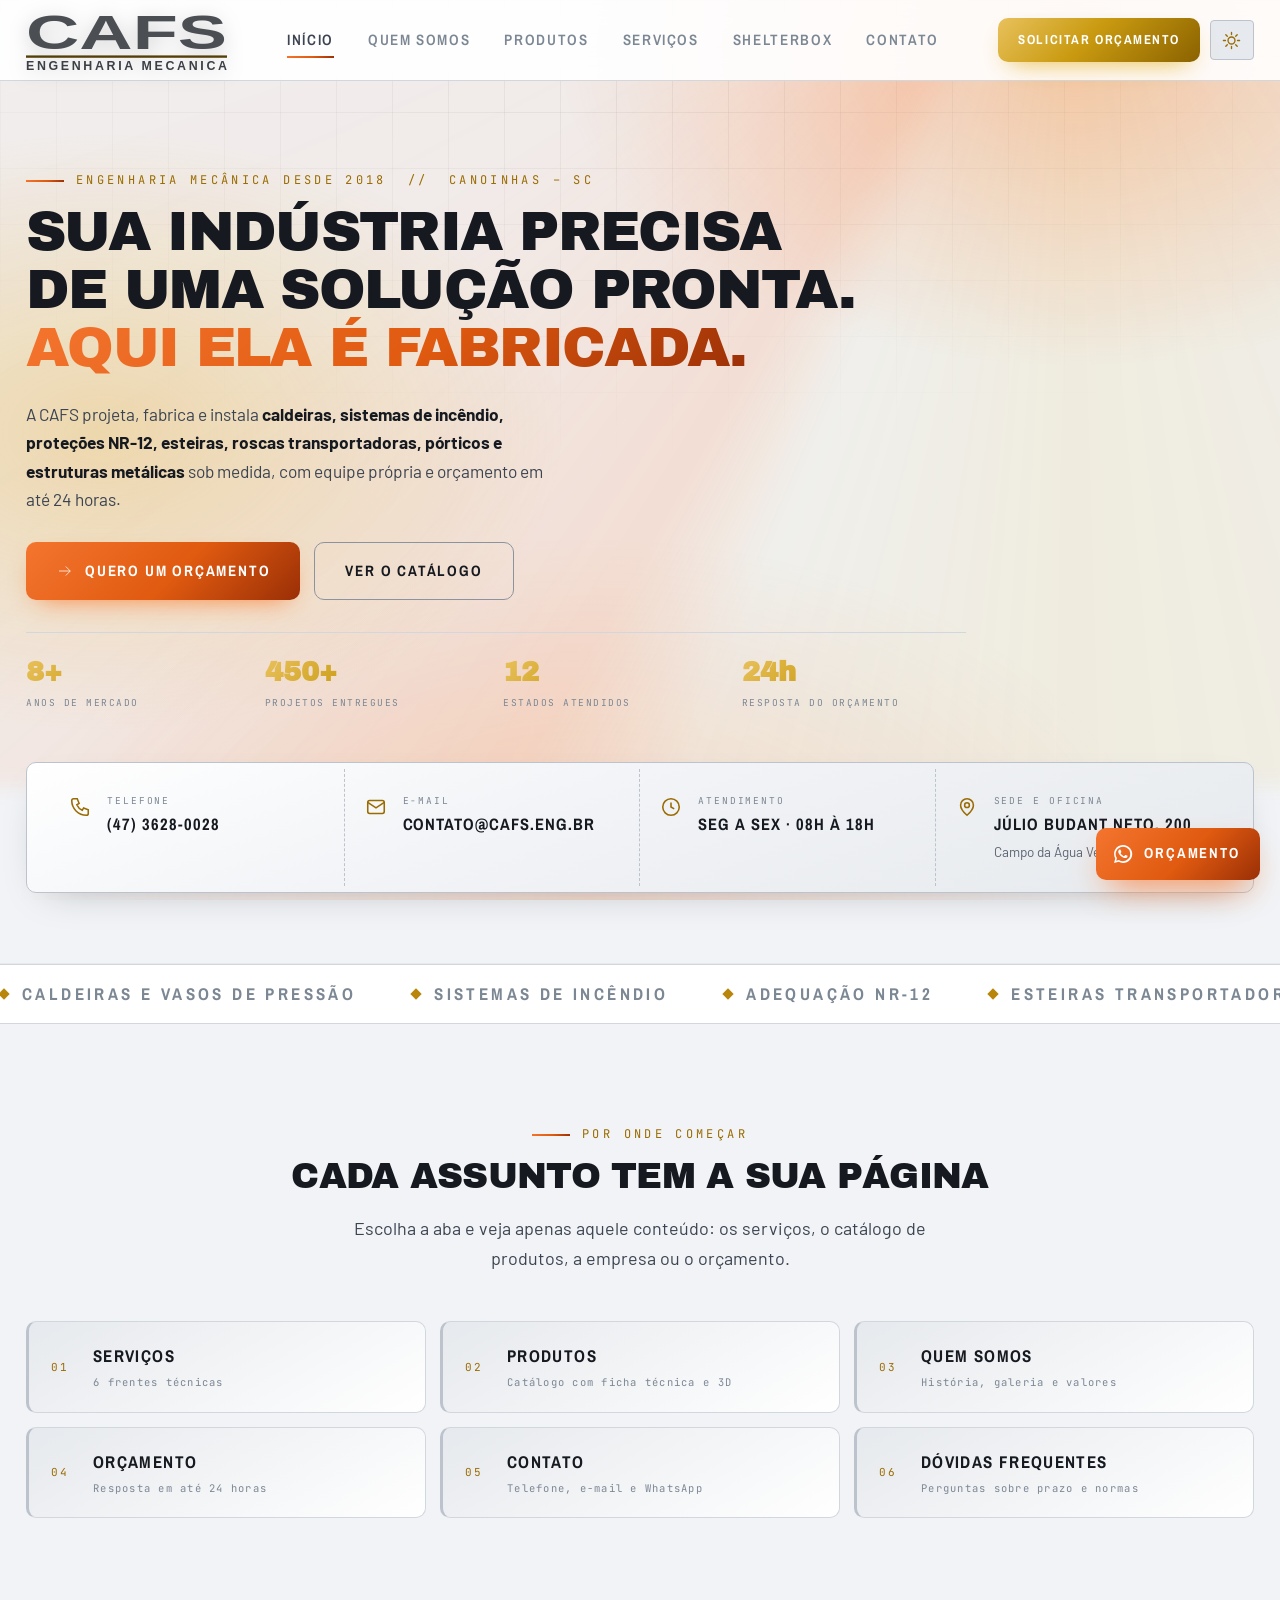
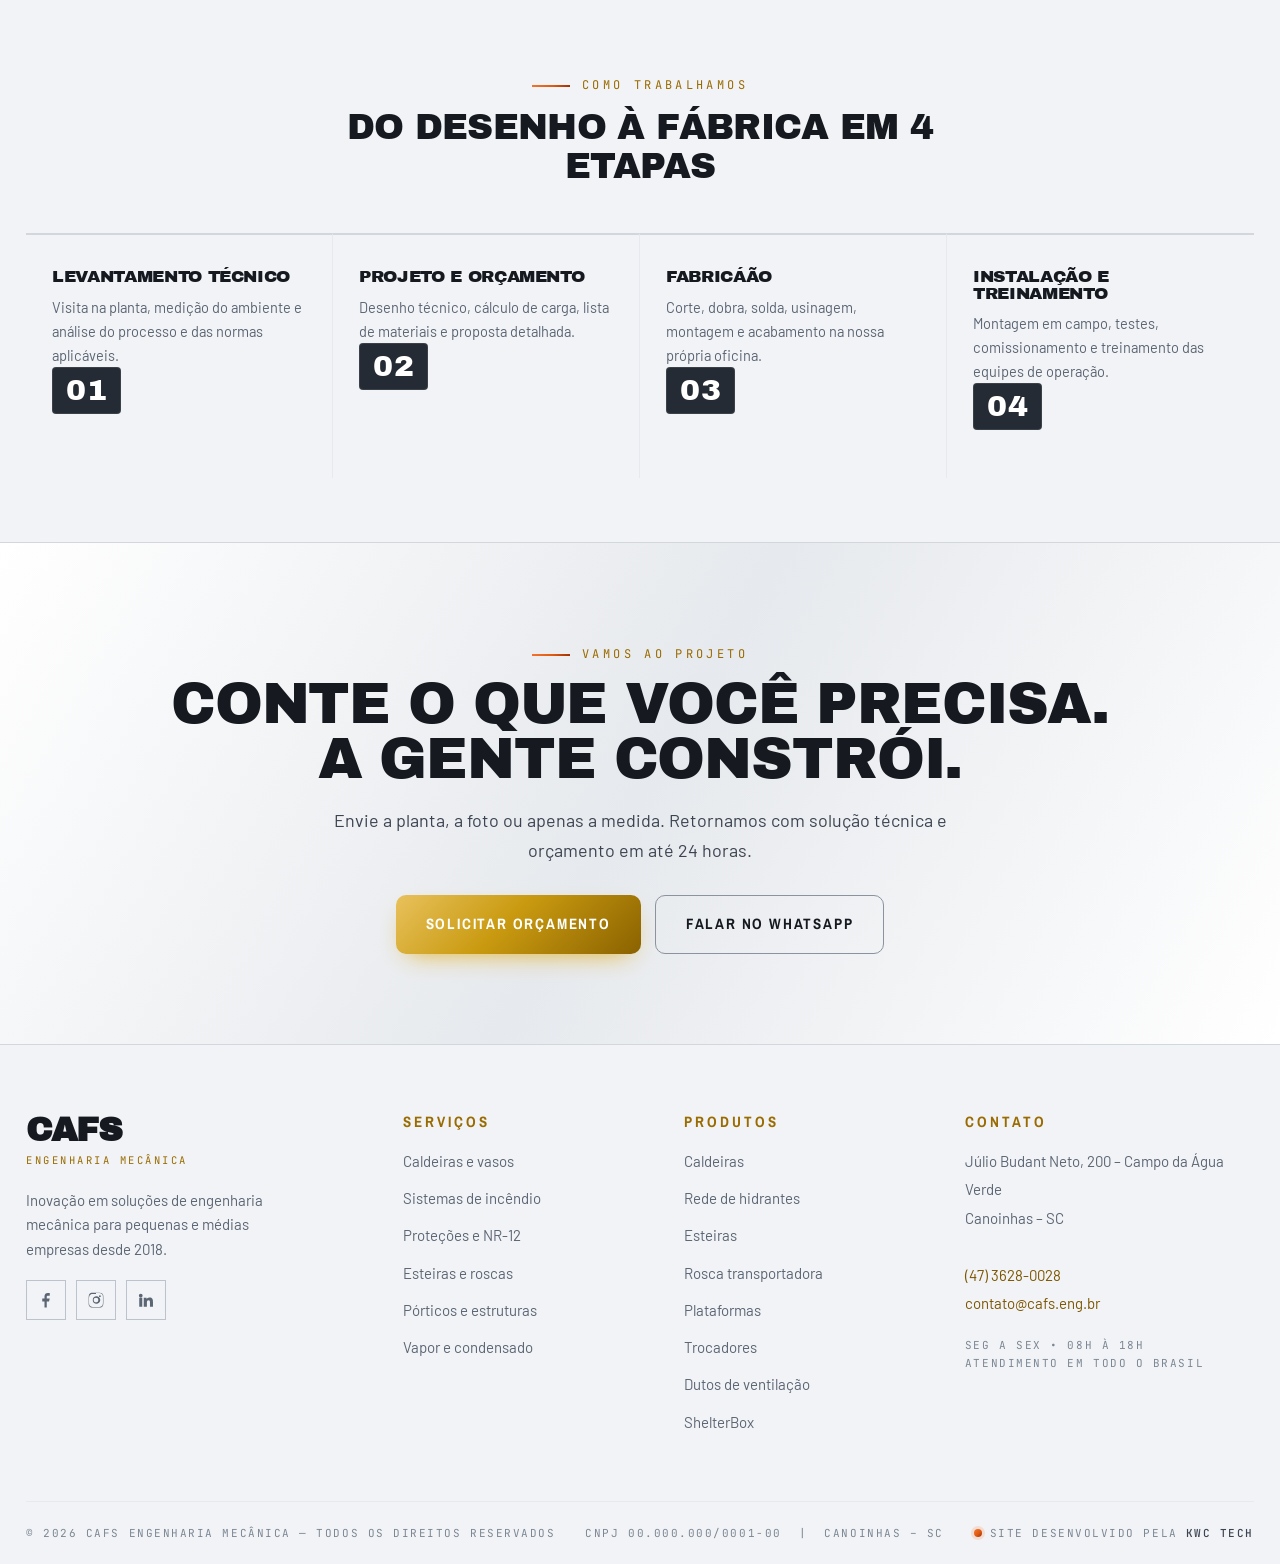
<file: index.html>
<!DOCTYPE html>
<html lang="pt-BR">
<head>
<meta charset="UTF-8">
<meta name="viewport" content="width=device-width, initial-scale=1">
<title>CAFS Engenharia Mecânica | Caldeiras, Incêndio, NR-12 e Estruturas Metálicas</title>
<meta name="description" content="Projeto, fabricação e instalação sob medida: caldeiras, sistemas de incêndio, adequação NR-12, esteiras, roscas transportadoras, pórticos, plataformas e estruturas metálicas. Atendimento em todo o Brasil.">
<meta name="theme-color" content="#12151a">
<meta property="og:title" content="CAFS Engenharia Mecânica">
<meta property="og:description" content="Soluções completas de engenharia mecânica e fabricação industrial sob medida.">
<meta property="og:type" content="website">
<link rel="icon" href="assets/img/favicon.svg" type="image/svg+xml">
<link rel="preconnect" href="https://fonts.googleapis.com">
<link rel="preconnect" href="https://fonts.gstatic.com" crossorigin>
<link href="https://fonts.googleapis.com/css2?family=Archivo+Black&family=Archivo+Narrow:wght@500;600;700&family=Barlow:wght@400;500;600;700&family=JetBrains+Mono:wght@400;500&display=swap" rel="stylesheet">
<link rel="stylesheet" href="assets/css/style.css">
</head>
<body>


<header class="nav">
  <div class="wrap">
    <a class="brand" href="index.html" aria-label="CAFS Engenharia Mec&acirc;nica &mdash; p&aacute;gina inicial">
      <img class="brand__name" src="assets/img/logo-nome.svg" alt="CAFS Engenharia Mec&acirc;nica" decoding="async" fetchpriority="high">
    </a>

    <nav class="menu" id="menu">
      <a href="index.html">In&iacute;cio</a>
      <a href="quem-somos.html">Quem Somos</a>
      <a href="produtos.html">Produtos</a>
      <a href="servicos.html">Servi&ccedil;os</a>
      <a href="shelter-box.html">ShelterBox</a>
      <a href="contato.html">Contato</a>
      <a class="btn btn--sm btn--gold" href="contato.html#orcamento">Or&ccedil;amento</a>
    </nav>

    <div class="nav__cta">
      <a class="btn btn--sm btn--gold" href="contato.html#orcamento">Solicitar or&ccedil;amento</a>
      <button class="themetog" id="themetog" type="button" aria-label="Alternar tema claro e escuro" title="Alternar tema"><svg class="ico-lua" viewBox="0 0 24 24" aria-hidden="true"><path d="M20.5 14.3A8.5 8.5 0 1 1 9.7 3.5a7 7 0 0 0 10.8 10.8z"/></svg><svg class="ico-sol" viewBox="0 0 24 24" aria-hidden="true"><circle cx="12" cy="12" r="4.4"/><path d="M12 1.8v2.6M12 19.6v2.6M1.8 12h2.6M19.6 12h2.6M4.8 4.8l1.9 1.9M17.3 17.3l1.9 1.9M19.2 4.8l-1.9 1.9M6.7 17.3l-1.9 1.9"/></svg></button>
      <button class="burger" id="burger" aria-label="Abrir menu"><i></i><i></i><i></i></button>
    </div>
  </div>
</header>

<!-- ===================== HERO ===================== -->
<section class="hero">
  <div class="wrap">
    <div class="hero__text">
      <p class="eyebrow">Engenharia mec&acirc;nica desde 2018 &nbsp;//&nbsp; Canoinhas &ndash; SC</p>
      <h1>Sua ind&uacute;stria precisa<br>de uma solu&ccedil;&atilde;o pronta.<br><em>Aqui ela &eacute; fabricada.</em></h1>
      <p class="hero__sub">
        A CAFS projeta, fabrica e instala <b>caldeiras, sistemas de inc&ecirc;ndio, prote&ccedil;&otilde;es
        NR-12, esteiras, roscas transportadoras, p&oacute;rticos e estruturas met&aacute;licas</b>
        sob medida, com equipe pr&oacute;pria e or&ccedil;amento em at&eacute; 24 horas.
      </p>
      <div class="hero__actions">
        <a class="btn" href="contato.html#orcamento">
          <svg viewBox="0 0 24 24" fill="none" stroke="currentColor"><path d="M4 12h15M13 6l6 6-6 6"/></svg>
          Quero um or&ccedil;amento
        </a>
        <a class="btn btn--ghost" href="produtos.html">Ver o cat&aacute;logo</a>
      </div>

      <div class="hero__stats">
        <div class="stat"><b data-count="8" data-suffix="+">0</b><span>Anos de mercado</span></div>
        <div class="stat"><b data-count="450" data-suffix="+">0</b><span>Projetos entregues</span></div>
        <div class="stat"><b data-count="12">0</b><span>Estados atendidos</span></div>
        <div class="stat"><b data-count="24" data-suffix="h">0</b><span>Resposta do or&ccedil;amento</span></div>
      </div>
    </div>

    <!-- ficha r&aacute;pida em faixa -->
    <ul class="plate plate--strip">
      <li>
        <svg viewBox="0 0 24 24" fill="none" stroke="currentColor"><path d="M5 3h4l2 5-2.5 1.5a12 12 0 0 0 6 6L16 13l5 2v4a2 2 0 0 1-2 2A16 16 0 0 1 3 5a2 2 0 0 1 2-2z"/></svg>
        <span><small>Telefone</small><b>(47) 3628-0028</b></span>
      </li>
      <li>
        <svg viewBox="0 0 24 24" fill="none" stroke="currentColor"><rect x="3" y="5" width="18" height="14" rx="2"/><path d="M3 7l9 6 9-6"/></svg>
        <span><small>E-mail</small><b>contato@cafs.eng.br</b></span>
      </li>
      <li>
        <svg viewBox="0 0 24 24" fill="none" stroke="currentColor"><circle cx="12" cy="12" r="9"/><path d="M12 7v5l3.5 2"/></svg>
        <span><small>Atendimento</small><b>Seg a sex &middot; 08h &agrave; 18h</b></span>
      </li>
      <li>
        <svg viewBox="0 0 24 24" fill="none" stroke="currentColor"><path d="M12 21s7-6.2 7-11a7 7 0 1 0-14 0c0 4.8 7 11 7 11z"/><circle cx="12" cy="10" r="2.6"/></svg>
        <span><small>Sede e oficina</small><b>J&uacute;lio Budant Neto, 200</b><em>Campo da &Aacute;gua Verde &middot; Canoinhas/SC</em></span>
      </li>
    </ul>
  </div>
</section>

<!-- ===================== MARQUEE ===================== -->
<div class="marquee" aria-hidden="true">
  <div class="marquee__track">
    <span>Caldeiras e vasos de press&atilde;o</span><span>Sistemas de inc&ecirc;ndio</span><span>Adequa&ccedil;&atilde;o NR-12</span>
    <span>Esteiras transportadoras</span><span>Roscas transportadoras</span><span>P&oacute;rticos e monovias</span>
    <span>Plataformas met&aacute;licas</span><span>Vapor e condensado</span>
    <span>Caldeiras e vasos de press&atilde;o</span><span>Sistemas de inc&ecirc;ndio</span><span>Adequa&ccedil;&atilde;o NR-12</span>
    <span>Esteiras transportadoras</span><span>Roscas transportadoras</span><span>P&oacute;rticos e monovias</span>
    <span>Plataformas met&aacute;licas</span><span>Vapor e condensado</span>
  </div>
</div>

<!-- ===================== ATALHOS DAS ABAS ===================== -->
<section class="sec">
  <div class="wrap">
    <div class="reveal sechead sechead--center" style="max-width:760px">
      <p class="eyebrow" style="justify-content:center">Por onde come&ccedil;ar</p>
      <h2 class="h2">Cada assunto tem <span class="hl">a sua p&aacute;gina</span></h2>
      <p class="lead" style="margin-inline:auto">
        Escolha a aba e veja apenas aquele conte&uacute;do: os servi&ccedil;os, o cat&aacute;logo de produtos,
        a empresa ou o or&ccedil;amento.
      </p>
    </div>

    <div class="tabs-strip">
      <a class="tabcard reveal" href="servicos.html">
        <span class="tabcard__n">01</span>
        <span><b>Servi&ccedil;os</b><small>6 frentes t&eacute;cnicas</small></span>
      </a>
      <a class="tabcard reveal d1" href="produtos.html">
        <span class="tabcard__n">02</span>
        <span><b>Produtos</b><small>Cat&aacute;logo com ficha t&eacute;cnica e 3D</small></span>
      </a>
      <a class="tabcard reveal d2" href="quem-somos.html">
        <span class="tabcard__n">03</span>
        <span><b>Quem Somos</b><small>Hist&oacute;ria, galeria e valores</small></span>
      </a>
      <a class="tabcard reveal d1" href="contato.html#orcamento">
        <span class="tabcard__n">04</span>
        <span><b>Or&ccedil;amento</b><small>Resposta em at&eacute; 24 horas</small></span>
      </a>
      <a class="tabcard reveal d2" href="contato.html">
        <span class="tabcard__n">05</span>
        <span><b>Contato</b><small>Telefone, e-mail e WhatsApp</small></span>
      </a>
      <a class="tabcard reveal d3" href="servicos.html#faq">
        <span class="tabcard__n">06</span>
        <span><b>D&oacute;vidas frequentes</b><small>Perguntas sobre prazo e normas</small></span>
      </a>
    </div>
  </div>
</section>

<!-- ===================== PROCESSO ===================== -->
<section class="sec sec--tight">
  <div class="wrap">
    <div class="reveal sechead sechead--center" style="max-width:700px">
      <p class="eyebrow" style="justify-content:center">Como trabalhamos</p>
      <h2 class="h2">Do desenho &agrave; <span class="hl-sf">f&aacute;brica em 4 etapas</span></h2>
    </div>

    <div class="reveal">
      <div class="steps">
        <div class="step">
          <h3>Levantamento t&eacute;cnico</h3>
          <p>Visita na planta, medi&ccedil;&atilde;o do ambiente e an&aacute;lise do processo e das normas aplic&aacute;veis.</p>
        </div>
        <div class="step">
          <h3>Projeto e or&ccedil;amento</h3>
          <p>Desenho t&eacute;cnico, c&aacute;lculo de carga, lista de materiais e proposta detalhada.</p>
        </div>
        <div class="step">
          <h3>Fabric&aacute;&atilde;o</h3>
          <p>Corte, dobra, solda, usinagem, montagem e acabamento na nossa pr&oacute;pria oficina.</p>
        </div>
        <div class="step">
          <h3>Instala&ccedil;&atilde;o e treinamento</h3>
          <p>Montagem em campo, testes, comissionamento e treinamento das equipes de opera&ccedil;&atilde;o.</p>
        </div>
      </div>
    </div>
  </div>
</section>

<!-- ===================== CTA ===================== -->
<section class="cta">
  <div class="wrap">
    <p class="eyebrow" style="justify-content:center">Vamos ao projeto</p>
    <h2>Conte o que voc&ecirc; precisa.<br><span class="hl-sf">A gente constr&oacute;i.</span></h2>
    <p class="lead" style="margin-inline:auto">
      Envie a planta, a foto ou apenas a medida. Retornamos com solu&ccedil;&atilde;o t&eacute;cnica e
      or&ccedil;amento em at&eacute; 24 horas.
    </p>
    <div class="btn-row">
      <a class="btn btn--gold" href="contato.html#orcamento">Solicitar or&ccedil;amento</a>
      <a class="btn btn--ghost" data-wa="Olá! Vim pelo site e gostaria de falar com um engenheiro.">Falar no WhatsApp</a>
    </div>
  </div>
</section>

<!-- ===================== RODAPÉ ===================== -->
<footer class="foot">
  <div class="wrap">
    <div class="foot__grid">
      <div>
        <a class="sig" href="index.html" style="margin-bottom:var(--sp-3)"><b>CAFS</b><span>Engenharia Mec&acirc;nica</span></a>
        <p style="color:var(--steel-300);font-size:15px;max-width:36ch;margin:0">
          Inova&ccedil;&atilde;o em solu&ccedil;&otilde;es de engenharia mec&acirc;nica para pequenas e
          m&eacute;dias empresas desde 2018.
        </p>
        <div class="socials">
          <a href="https://www.facebook.com/cafsengenharia" target="_blank" rel="noopener" aria-label="Facebook"><svg viewBox="0 0 24 24"><path d="M13 22v-8h3l1-4h-4V8c0-1.1.3-1.8 1.9-1.8H17V2.6C16.7 2.6 15.6 2.5 14.3 2.5 11.8 2.5 10 4.1 10 6.9V10H7v4h3v8h3z"/></svg></a>
          <a href="https://www.instagram.com/cafsengenharia/" target="_blank" rel="noopener" aria-label="Instagram"><svg viewBox="0 0 24 24"><path d="M12 2.2c3.2 0 3.6 0 4.9.1 1.2.1 1.8.3 2.2.4.6.2 1 .5 1.4.9.4.4.7.8.9 1.4.2.4.4 1 .4 2.2.1 1.3.1 1.7.1 4.9s0 3.6-.1 4.9c-.1 1.2-.3 1.8-.4 2.2-.2.6-.5 1-.9 1.4-.4.4-.8.7-1.4.9-.4.2-1 .4-2.2.4-1.3.1-1.7.1-4.9.1s-3.6 0-4.9-.1c-1.2-.1-1.8-.3-2.2-.4-.6-.2-1-.5-1.4-.9-.4-.4-.7-.8-.9-1.4-.2-.4-.4-1-.4-2.2C2.2 15.6 2.2 15.2 2.2 12s0-3.6.1-4.9c.1-1.2.3-1.8.4-2.2.2-.6.5-1 .9-1.4.4-.4.8-.7 1.4-.9.4-.2 1-.4 2.2-.4C8.4 2.2 8.8 2.2 12 2.2zm0 1.8c-3.1 0-3.5 0-4.7.1-1.1.1-1.7.2-2.1.4-.5.2-.9.4-1.2.8-.4.3-.6.7-.8 1.2-.1.4-.3 1-.4 2.1C2.7 8.5 2.7 8.9 2.7 12s0 3.5.1 4.7c.1 1.1.2 1.7.4 2.1.2.5.4.9.8 1.2.3.4.7.6 1.2.8.4.1 1 .3 2.1.4 1.2.1 1.6.1 4.7.1s3.5 0 4.7-.1c1.1-.1 1.7-.2 2.1-.4.5-.2.9-.4 1.2-.8.4-.3.6-.7.8-1.2.1-.4.3-1 .4-2.1.1-1.2.1-1.6.1-4.7s0-3.5-.1-4.7c-.1-1.1-.2-1.7-.4-2.1a3.2 3.2 0 0 0-.8-1.2 3.2 3.2 0 0 0-1.2-.8c-.4-.1-1-.3-2.1-.4-1.2-.1-1.6-.1-4.7-.1zm0 3.1a5 5 0 1 1 0 9.9 5 5 0 0 1 0-9.9zm0 1.8a3.2 3.2 0 1 0 0 6.4 3.2 3.2 0 0 0 0-6.4zm6.4-2a1.2 1.2 0 1 1-2.4 0 1.2 1.2 0 0 1 2.4 0z"/></svg></a>
          <a href="https://www.linkedin.com/company/cafs-engenharia-mec%C3%A2nica-ltda" target="_blank" rel="noopener" aria-label="LinkedIn"><svg viewBox="0 0 24 24"><path d="M4.98 3.5A2.5 2.5 0 1 0 5 8.5a2.5 2.5 0 0 0 0-5zM3 9h4v12H3zM9 9h3.8v1.7h.1c.5-1 1.8-2 3.7-2 4 0 4.7 2.6 4.7 6V21h-4v-5.6c0-1.3 0-3-1.9-3s-2.2 1.4-2.2 2.9V21H9z"/></svg></a>
        </div>
      </div>

      <div>
        <h4>Servi&ccedil;os</h4>
        <ul>
          <li><a href="servicos.html#caldeiras">Caldeiras e vasos</a></li>
          <li><a href="servicos.html#incendio">Sistemas de inc&ecirc;ndio</a></li>
          <li><a href="servicos.html#nr12">Prote&ccedil;&otilde;es e NR-12</a></li>
          <li><a href="servicos.html#transporte">Esteiras e roscas</a></li>
          <li><a href="servicos.html#estruturas">P&oacute;rticos e estruturas</a></li>
          <li><a href="servicos.html#vapor">Vapor e condensado</a></li>
        </ul>
      </div>

      <div>
        <h4>Produtos</h4>
        <ul>
          <li><a href="produtos.html#grade">Caldeiras</a></li>
          <li><a href="produtos.html#grade">Rede de hidrantes</a></li>
          <li><a href="produtos.html#grade">Esteiras</a></li>
          <li><a href="produtos.html#grade">Rosca transportadora</a></li>
          <li><a href="produtos.html#grade">Plataformas</a></li>
          <li><a href="produtos.html#grade">Trocadores</a></li>
          <li><a href="produtos.html#grade">Dutos de ventila&ccedil;&atilde;o</a></li>
          <li><a href="shelter-box.html">ShelterBox</a></li>
        </ul>
      </div>

      <div>
        <h4>Contato</h4>
        <address>
          J&uacute;lio Budant Neto, 200 &ndash; Campo da &Aacute;gua Verde<br>
          Canoinhas &ndash; SC<br><br>
          <a href="tel:+554736280028" style="color:var(--gold-300)">(47) 3628-0028</a><br>
          <a href="mailto:contato@cafs.eng.br" style="color:var(--gold-300)">contato@cafs.eng.br</a>
        </address>
        <p style="font-family:var(--ff-mono);font-size:11px;letter-spacing:.14em;text-transform:uppercase;color:var(--steel-400);margin-top:var(--sp-3)">
          Seg a sex &bull; 08h &agrave; 18h<br>Atendimento em todo o Brasil
        </p>
      </div>
    </div>

    <div class="foot__bar">
      <span>&copy; <span data-ano>2026</span> CAFS Engenharia Mec&acirc;nica &mdash; todos os direitos reservados</span>
      <span>CNPJ 00.000.000/0001-00 &nbsp;|&nbsp; Canoinhas &ndash; SC</span>
      <span class="foot__dev">Site desenvolvido pela <b>KWC Tech</b></span>
    </div>
  </div>
</footer>

<a class="wafloat" data-wa="Olá! Vim pelo site da CAFS e gostaria de falar com um engenheiro." aria-label="Falar no WhatsApp">
  <svg viewBox="0 0 32 32"><path d="M16 3C8.8 3 3 8.8 3 16c0 2.3.6 4.5 1.7 6.4L3 29l6.8-1.8A13 13 0 1 0 16 3zm0 23.6c-2 0-3.9-.6-5.5-1.6l-.4-.2-4 1.1 1.1-3.9-.3-.4A10.6 10.6 0 1 1 16 26.6zm6-8c-.3-.2-2-.9-2.3-1-.3-.1-.5-.2-.8.2-.2.3-.9 1-1.1 1.2-.2.2-.4.2-.7.1a8.7 8.7 0 0 1-2.5-1.6A9.4 9.4 0 0 1 12.5 15c-.2-.3 0-.5.1-.6l.6-.7c.2-.2.2-.4.3-.6v-.6l-1-2.4c-.2-.6-.5-.5-.8-.5h-.6c-.2 0-.6.1-.9.4-.3.3-1.1 1.1-1.1 2.7s1.2 3.2 1.3 3.4c.2.2 2.3 3.5 5.6 4.9.8.3 1.4.5 1.9.7.8.2 1.5.2 2.1.1.6-.1 2-.8 2.3-1.6.3-.8.3-1.5.2-1.6-.1-.2-.3-.3-.6-.4z"/></svg>
  <span>Or&ccedil;amento</span>
</a>
<button class="totop" aria-label="Voltar ao topo">&#9650;</button>

<script src="assets/js/main.js" defer></script>
</body>
</html>
</file>
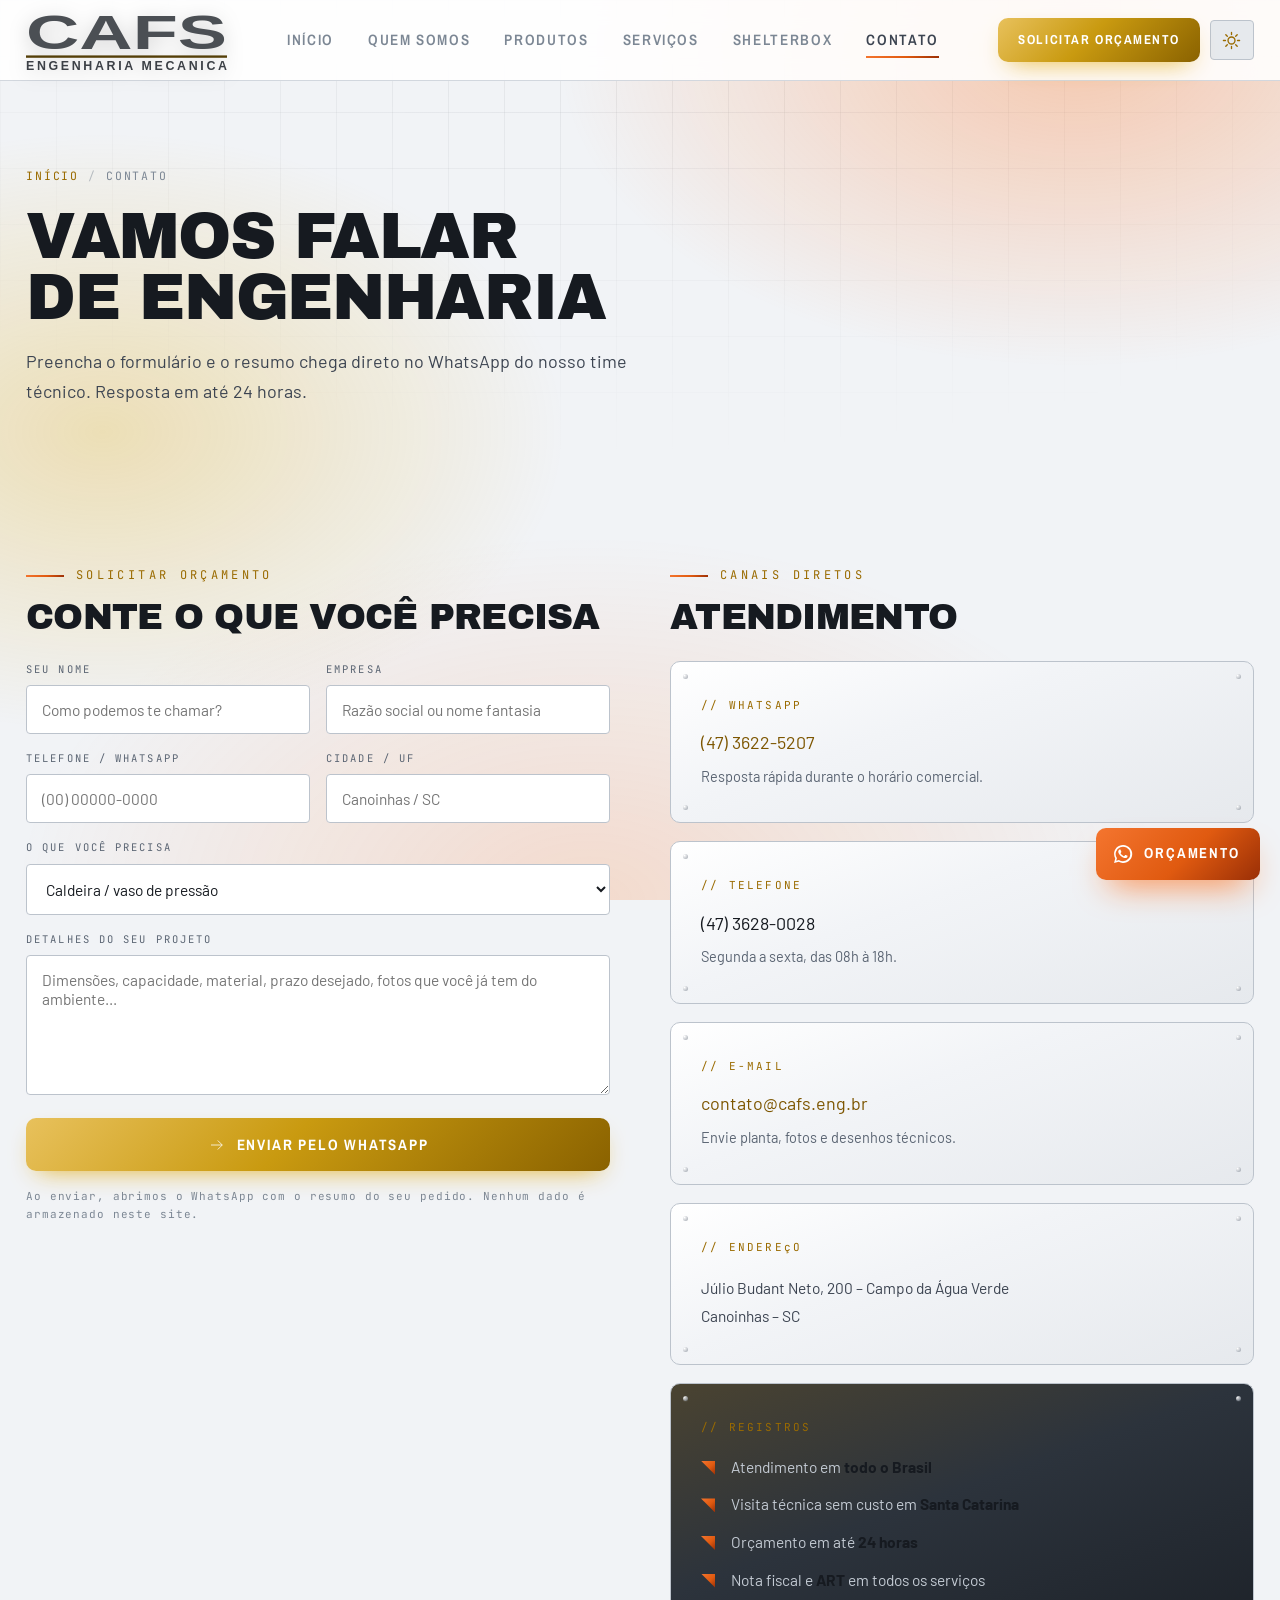
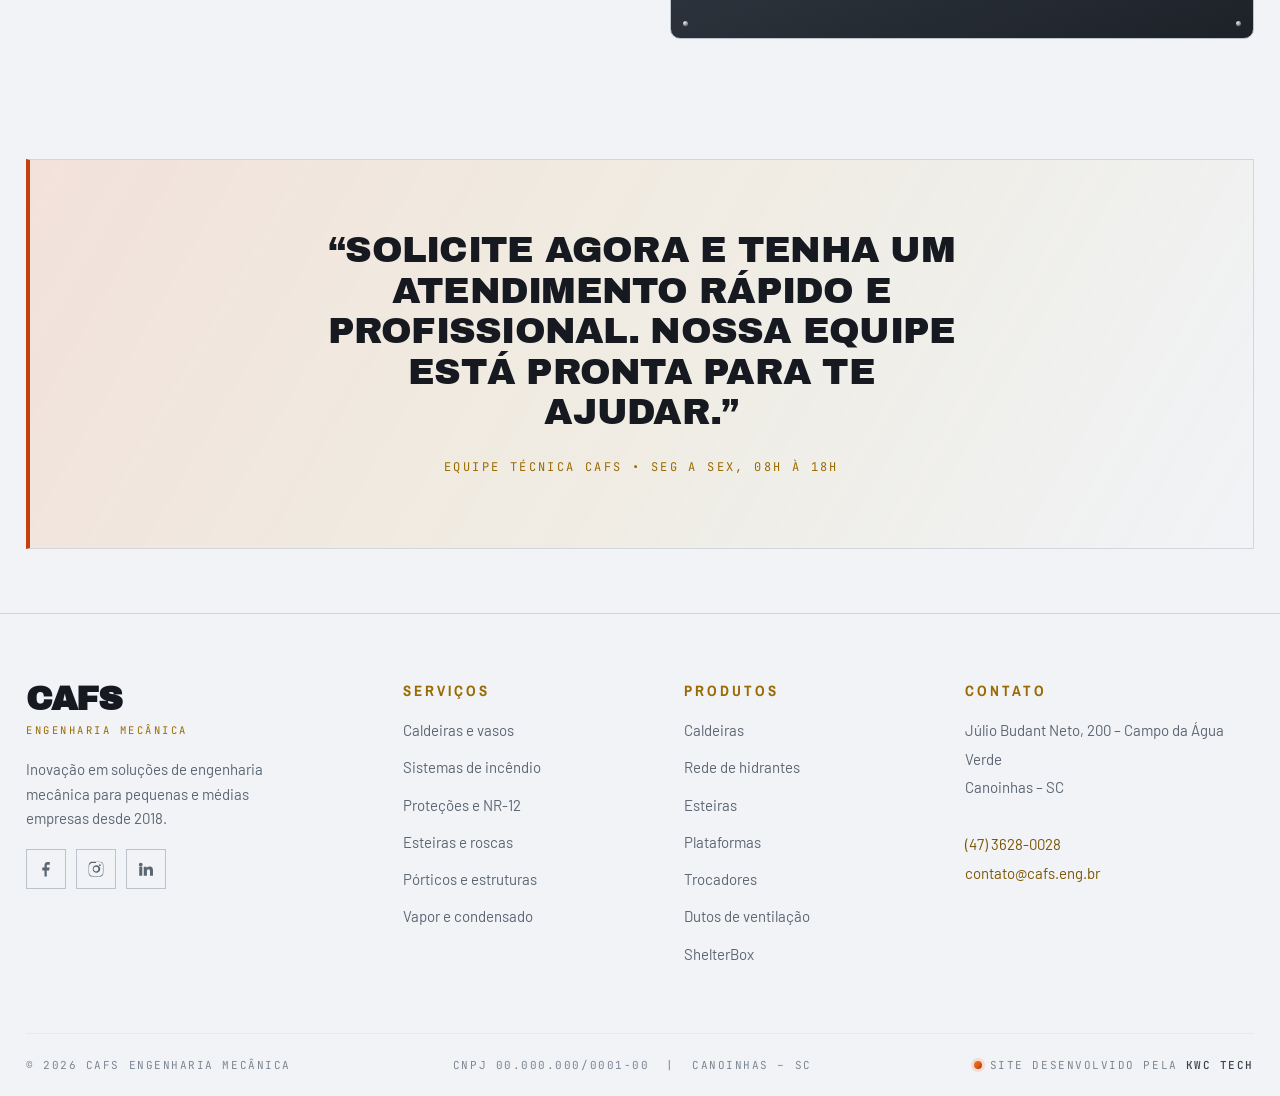
<file: contato.html>
<!DOCTYPE html>
<html lang="pt-BR">
<head>
<meta charset="UTF-8">
<meta name="viewport" content="width=device-width, initial-scale=1">
<title>Contato e Orçamento | CAFS Engenharia Mecânica</title>
<meta name="description" content="Fale com a CAFS Engenharia Mecânica: orçamento de caldeiras, sistemas de incêndio, NR-12, esteiras e estruturas metálicas. Atendimento em todo o Brasil.">
<meta name="theme-color" content="#12151a">
<link rel="preconnect" href="https://fonts.googleapis.com">
<link rel="preconnect" href="https://fonts.gstatic.com" crossorigin>
<link href="https://fonts.googleapis.com/css2?family=Archivo+Black&family=Archivo+Narrow:wght@500;600;700&family=Barlow:wght@400;500;600;700&family=JetBrains+Mono:wght@400;500&display=swap" rel="stylesheet">
<link rel="icon" href="assets/img/favicon.svg" type="image/svg+xml">
<link rel="stylesheet" href="assets/css/style.css">
</head>
<body>


<header class="nav">
  <div class="wrap">
    <a class="brand" href="index.html" aria-label="CAFS Engenharia Mec&acirc;nica &mdash; p&aacute;gina inicial">
      <img class="brand__name" src="assets/img/logo-nome.svg" alt="CAFS Engenharia Mec&acirc;nica" decoding="async" fetchpriority="high">
    </a>

    <nav class="menu" id="menu">
      <a href="index.html">In&iacute;cio</a>
      <a href="quem-somos.html">Quem Somos</a>
      <a href="produtos.html">Produtos</a>
      <a href="servicos.html">Servi&ccedil;os</a>
      <a href="shelter-box.html">ShelterBox</a>
      <a href="contato.html">Contato</a>
      <a class="btn btn--sm btn--gold" href="contato.html#orcamento">Or&ccedil;amento</a>
    </nav>
    <div class="nav__cta">
      <a class="btn btn--sm btn--gold" href="contato.html#orcamento">Solicitar or&ccedil;amento</a>
      <button class="themetog" id="themetog" type="button" aria-label="Alternar tema claro e escuro" title="Alternar tema"><svg class="ico-lua" viewBox="0 0 24 24" aria-hidden="true"><path d="M20.5 14.3A8.5 8.5 0 1 1 9.7 3.5a7 7 0 0 0 10.8 10.8z"/></svg><svg class="ico-sol" viewBox="0 0 24 24" aria-hidden="true"><circle cx="12" cy="12" r="4.4"/><path d="M12 1.8v2.6M12 19.6v2.6M1.8 12h2.6M19.6 12h2.6M4.8 4.8l1.9 1.9M17.3 17.3l1.9 1.9M19.2 4.8l-1.9 1.9M6.7 17.3l-1.9 1.9"/></svg></button>
      <button class="burger" id="burger" aria-label="Abrir menu"><i></i><i></i><i></i></button>
    </div>
  </div>
</header>

<section class="phead">
  <div class="wrap">
    <p class="crumb"><a href="index.html">In&iacute;cio</a><span>/</span>Contato</p>
    <h1>Vamos falar<br><span class="hl-sf">de engenharia</span></h1>
    <p class="lead">Preencha o formul&aacute;rio e o resumo chega direto no WhatsApp do nosso time t&eacute;cnico. Resposta em at&eacute; 24 horas.</p>
  </div>
</section>

<section class="sec sec--tight" id="orcamento">
  <div class="wrap">
    <div class="split" style="align-items:start">

      <!-- FORMULÁRIO -->
      <div class="reveal">
        <p class="eyebrow">Solicitar or&ccedil;amento</p>
        <h2 class="h2" style="margin-bottom:var(--sp-4)">Conte o que voc&ecirc; precisa</h2>

        <form class="form" id="form">
          <div class="form__row">
            <div class="field">
              <label for="nome">Seu nome</label>
              <input id="nome" name="Nome" type="text" placeholder="Como podemos te chamar?" required>
            </div>
            <div class="field">
              <label for="empresa">Empresa</label>
              <input id="empresa" name="Empresa" type="text" placeholder="Raz&atilde;o social ou nome fantasia">
            </div>
          </div>

          <div class="form__row">
            <div class="field">
              <label for="telefone">Telefone / WhatsApp</label>
              <input id="telefone" name="Telefone" type="tel" placeholder="(00) 00000-0000">
            </div>
            <div class="field">
              <label for="cidade">Cidade / UF</label>
              <input id="cidade" name="Cidade" type="text" placeholder="Canoinhas / SC">
            </div>
          </div>

          <div class="field">
            <label for="servico">O que voc&ecirc; precisa</label>
            <select id="servico" name="Servi&ccedil;o">
              <option>Caldeira / vaso de press&atilde;o</option>
              <option>Sistema de inc&ecirc;ndio / rede de hidrantes</option>
              <option>Adequa&ccedil;&atilde;o NR-12 / prote&ccedil;&otilde;o de m&aacute;quina</option>
              <option>Esteira transportadora</option>
              <option>Rosca transportadora / v&aacute;lvula rotativa</option>
              <option>P&oacute;rtico, monovia ou galp&atilde;o</option>
              <option>Plataforma / estrutura met&aacute;lica</option>
              <option>Distribui&ccedil;&atilde;o de vapor e condensado</option>
              <option>Outro (descrever abaixo)</option>
            </select>
          </div>

          <div class="field">
            <label for="descricao">Detalhes do seu projeto</label>
            <textarea id="descricao" name="Descri&ccedil;&atilde;o" placeholder="Dimens&otilde;es, capacidade, material, prazo desejado, fotos que voc&ecirc; j&aacute; tem do ambiente..."></textarea>
          </div>

          <button class="btn btn--gold btn--block" type="submit">
            <svg viewBox="0 0 24 24" fill="none" stroke="currentColor"><path d="M4 12h15M13 6l6 6-6 6"/></svg>
            Enviar pelo WhatsApp
          </button>

          <p class="form__note">Ao enviar, abrimos o WhatsApp com o resumo do seu pedido. Nenhum dado &eacute; armazenado neste site.</p>
        </form>
      </div>

      <!-- DADOS -->
      <div class="reveal d2">
        <p class="eyebrow">Canais diretos</p>
        <h2 class="h2" style="margin-bottom:var(--sp-4)">Atendimento</h2>

        <div class="panel" style="margin-bottom:var(--sp-3)">
          <span class="panel__rivets"><i></i><i></i><i></i><i></i></span>
          <span class="panel__num">// WHATSAPP</span>
          <a class="h3" style="display:block;color:var(--gold-300)" data-wa="Olá! Vim pela página de contato da CAFS.">(47) 3622-5207</a>
          <p style="font-size:14.5px;color:var(--steel-300);margin:8px 0 0">Resposta r&aacute;pida durante o hor&aacute;rio comercial.</p>
        </div>

        <div class="panel" style="margin-bottom:var(--sp-3)">
          <span class="panel__rivets"><i></i><i></i><i></i><i></i></span>
          <span class="panel__num">// TELEFONE</span>
          <a class="h3" style="display:block" href="tel:+554736280028">(47) 3628-0028</a>
          <p style="font-size:14.5px;color:var(--steel-300);margin:8px 0 0">Segunda a sexta, das 08h &agrave; 18h.</p>
        </div>

        <div class="panel" style="margin-bottom:var(--sp-3)">
          <span class="panel__rivets"><i></i><i></i><i></i><i></i></span>
          <span class="panel__num">// E-MAIL</span>
          <a class="h3" style="display:block;color:var(--gold-300)" href="mailto:contato@cafs.eng.br">contato@cafs.eng.br</a>
          <p style="font-size:14.5px;color:var(--steel-300);margin:8px 0 0">Envie planta, fotos e desenhos t&eacute;cnicos.</p>
        </div>

        <div class="panel">
          <span class="panel__rivets"><i></i><i></i><i></i><i></i></span>
          <span class="panel__num">// ENDERE&ccedil;O</span>
          <address style="font-style:normal;color:var(--steel-200);font-size:15.5px;line-height:1.8">
            J&uacute;lio Budant Neto, 200 &ndash; Campo da &Aacute;gua Verde<br>
            Canoinhas &ndash; SC
          </address>
          
        </div>

        <div class="panel panel--gold" style="margin-top:var(--sp-3)">
          <span class="panel__rivets"><i></i><i></i><i></i><i></i></span>
          <span class="panel__num">// REGISTROS</span>
          <ul class="ticks" style="margin-top:var(--sp-1)">
            <li>Atendimento em <b>todo o Brasil</b></li>
            <li>Visita t&eacute;cnica sem custo em <b>Santa Catarina</b></li>
            <li>Or&ccedil;amento em at&eacute; <b>24 horas</b></li>
            <li>Nota fiscal e <b>ART</b> em todos os servi&ccedil;os</li>
          </ul>
        </div>
      </div>
    </div>
  </div>
</section>

<section class="sec sec--tight">
  <div class="wrap">
    <div class="quote reveal">
      <p>&ldquo;Solicite agora e tenha um atendimento r&aacute;pido e profissional. Nossa equipe est&aacute; pronta para te ajudar.&rdquo;</p>
      <cite>Equipe t&eacute;cnica CAFS &bull; seg a sex, 08h &agrave; 18h</cite>
    </div>
  </div>
</section>

<footer class="foot">
  <div class="wrap">
    <div class="foot__grid">
      <div>
        <a class="sig" href="index.html" style="margin-bottom:var(--sp-3)"><b>CAFS</b><span>Engenharia Mec&acirc;nica</span></a>
        <p style="color:var(--steel-300);font-size:15px;max-width:34ch;margin:0">Inova&ccedil;&atilde;o em solu&ccedil;&otilde;es de engenharia mec&acirc;nica para pequenas e m&eacute;dias empresas desde 2018.</p>
        <div class="socials">
          <a href="https://www.facebook.com/cafsengenharia" target="_blank" rel="noopener" aria-label="Facebook"><svg viewBox="0 0 24 24"><path d="M13 22v-8h3l1-4h-4V8c0-1.1.3-1.8 1.9-1.8H17V2.6C16.7 2.6 15.6 2.5 14.3 2.5 11.8 2.5 10 4.1 10 6.9V10H7v4h3v8h3z"/></svg></a>
          <a href="https://www.instagram.com/cafsengenharia/" target="_blank" rel="noopener" aria-label="Instagram"><svg viewBox="0 0 24 24"><path d="M12 2.2c3.2 0 3.6 0 4.9.1 1.2.1 1.8.3 2.2.4.6.2 1 .5 1.4.9.4.4.7.8.9 1.4.2.4.4 1 .4 2.2.1 1.3.1 1.7.1 4.9s0 3.6-.1 4.9c-.1 1.2-.3 1.8-.4 2.2-.2.6-.5 1-.9 1.4-.4.4-.8.7-1.4.9-.4.2-1 .4-2.2.4-1.3.1-1.7.1-4.9.1s-3.6 0-4.9-.1c-1.2-.1-1.8-.3-2.2-.4-.6-.2-1-.5-1.4-.9-.4-.4-.7-.8-.9-1.4-.2-.4-.4-1-.4-2.2C2.2 15.6 2.2 15.2 2.2 12s0-3.6.1-4.9c.1-1.2.3-1.8.4-2.2.2-.6.5-1 .9-1.4.4-.4.8-.7 1.4-.9.4-.2 1-.4 2.2-.4C8.4 2.2 8.8 2.2 12 2.2zm0 1.8c-3.1 0-3.5 0-4.7.1-1.1.1-1.7.2-2.1.4-.5.2-.9.4-1.2.8-.4.3-.6.7-.8 1.2-.1.4-.3 1-.4 2.1C2.7 8.5 2.7 8.9 2.7 12s0 3.5.1 4.7c.1 1.1.2 1.7.4 2.1.2.5.4.9.8 1.2.3.4.7.6 1.2.8.4.1 1 .3 2.1.4 1.2.1 1.6.1 4.7.1s3.5 0 4.7-.1c1.1-.1 1.7-.2 2.1-.4.5-.2.9-.4 1.2-.8.4-.3.6-.7.8-1.2.1-.4.3-1 .4-2.1.1-1.2.1-1.6.1-4.7s0-3.5-.1-4.7c-.1-1.1-.2-1.7-.4-2.1a3.2 3.2 0 0 0-.8-1.2 3.2 3.2 0 0 0-1.2-.8c-.4-.1-1-.3-2.1-.4-1.2-.1-1.6-.1-4.7-.1zm0 3.1a5 5 0 1 1 0 9.9 5 5 0 0 1 0-9.9zm0 1.8a3.2 3.2 0 1 0 0 6.4 3.2 3.2 0 0 0 0-6.4zm6.4-2a1.2 1.2 0 1 1-2.4 0 1.2 1.2 0 0 1 2.4 0z"/></svg></a>
          <a href="https://www.linkedin.com/company/cafs-engenharia-mec%C3%A2nica-ltda" target="_blank" rel="noopener" aria-label="LinkedIn"><svg viewBox="0 0 24 24"><path d="M4.98 3.5A2.5 2.5 0 1 0 5 8.5a2.5 2.5 0 0 0 0-5zM3 9h4v12H3zM9 9h3.8v1.7h.1c.5-1 1.8-2 3.7-2 4 0 4.7 2.6 4.7 6V21h-4v-5.6c0-1.3 0-3-1.9-3s-2.2 1.4-2.2 2.9V21H9z"/></svg></a>
        </div>
      </div>
      <div>
        <h4>Servi&ccedil;os</h4>
        <ul>
          <li><a href="servicos.html#caldeiras">Caldeiras e vasos</a></li>
          <li><a href="servicos.html#incendio">Sistemas de inc&ecirc;ndio</a></li>
          <li><a href="servicos.html#nr12">Prote&ccedil;&otilde;es e NR-12</a></li>
          <li><a href="servicos.html#transporte">Esteiras e roscas</a></li>
          <li><a href="servicos.html#estruturas">P&oacute;rticos e estruturas</a></li>
          <li><a href="servicos.html#vapor">Vapor e condensado</a></li>
        </ul>
      </div>
      <div>
        <h4>Produtos</h4>
        <ul>
          <li><a href="produtos.html#grade">Caldeiras</a></li>
          <li><a href="produtos.html#grade">Rede de hidrantes</a></li>
          <li><a href="produtos.html#grade">Esteiras</a></li>
          <li><a href="produtos.html#grade">Plataformas</a></li>
          <li><a href="produtos.html#grade">Trocadores</a></li>
          <li><a href="produtos.html#grade">Dutos de ventila&ccedil;&atilde;o</a></li>
          <li><a href="shelter-box.html">ShelterBox</a></li>
        </ul>
      </div>
      <div>
        <h4>Contato</h4>
        <address>
          J&uacute;lio Budant Neto, 200 &ndash; Campo da &Aacute;gua Verde<br>Canoinhas &ndash; SC<br><br>
          <a href="tel:+554736280028" style="color:var(--gold-300)">(47) 3628-0028</a><br>
          <a href="mailto:contato@cafs.eng.br" style="color:var(--gold-300)">contato@cafs.eng.br</a>
        </address>
      </div>
    </div>
    <div class="foot__bar">
      <span>&copy; <span data-ano>2026</span> CAFS Engenharia Mec&acirc;nica</span>
      <span>CNPJ 00.000.000/0001-00 &nbsp;|&nbsp; Canoinhas &ndash; SC</span>
      <span class="foot__dev">Site desenvolvido pela <b>KWC Tech</b></span>
    </div>
  </div>
</footer>

<a class="wafloat" data-wa="Olá! Vim pelo site da CAFS e gostaria de falar com um engenheiro." aria-label="Falar no WhatsApp">
  <svg viewBox="0 0 32 32"><path d="M16 3C8.8 3 3 8.8 3 16c0 2.3.6 4.5 1.7 6.4L3 29l6.8-1.8A13 13 0 1 0 16 3zm0 23.6c-2 0-3.9-.6-5.5-1.6l-.4-.2-4 1.1 1.1-3.9-.3-.4A10.6 10.6 0 1 1 16 26.6zm6-8c-.3-.2-2-.9-2.3-1-.3-.1-.5-.2-.8.2-.2.3-.9 1-1.1 1.2-.2.2-.4.2-.7.1a8.7 8.7 0 0 1-2.5-1.6A9.4 9.4 0 0 1 12.5 15c-.2-.3 0-.5.1-.6l.6-.7c.2-.2.2-.4.3-.6v-.6l-1-2.4c-.2-.6-.5-.5-.8-.5h-.6c-.2 0-.6.1-.9.4-.3.3-1.1 1.1-1.1 2.7s1.2 3.2 1.3 3.4c.2.2 2.3 3.5 5.6 4.9.8.3 1.4.5 1.9.7.8.2 1.5.2 2.1.1.6-.1 2-.8 2.3-1.6.3-.8.3-1.5.2-1.6-.1-.2-.3-.3-.6-.4z"/></svg>
  <span>Or&ccedil;amento</span>
</a>
<button class="totop" aria-label="Voltar ao topo">&#9650;</button>

<script src="assets/js/main.js" defer></script>
</body>
</html>
</file>
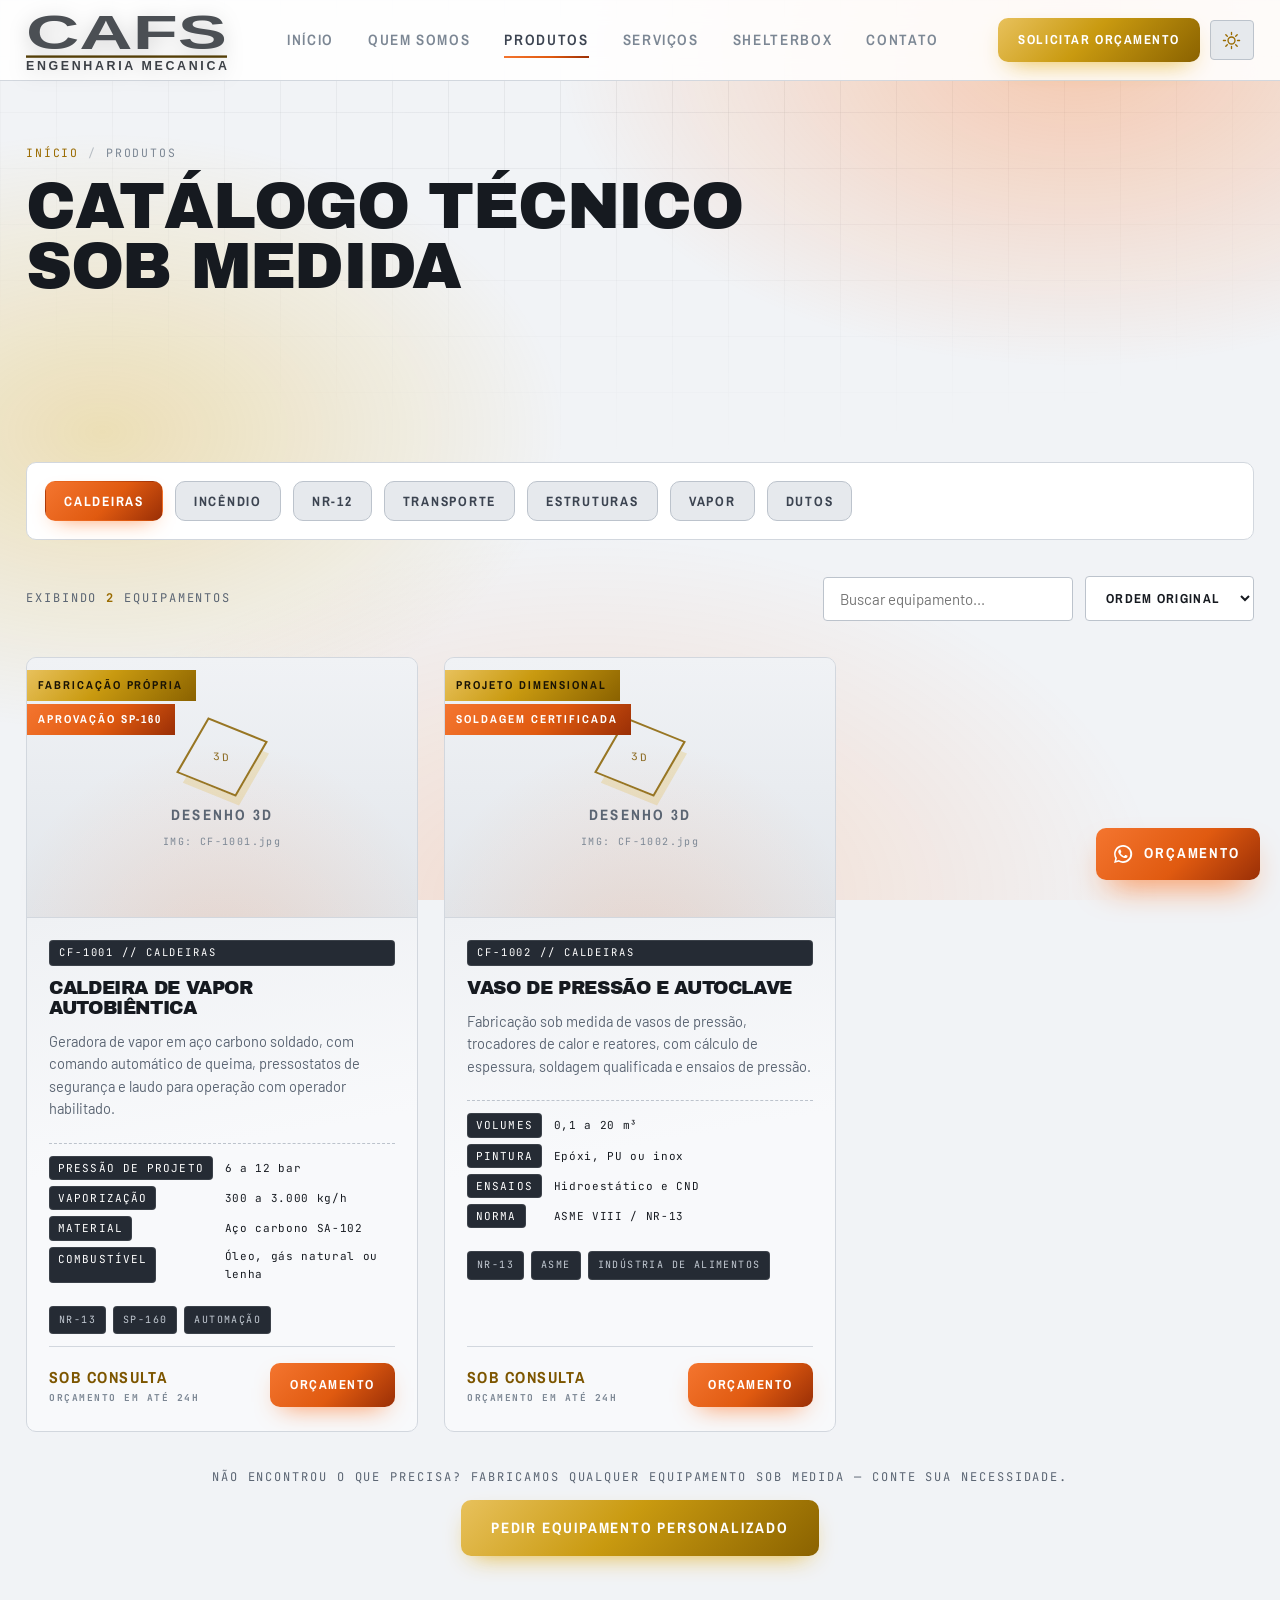
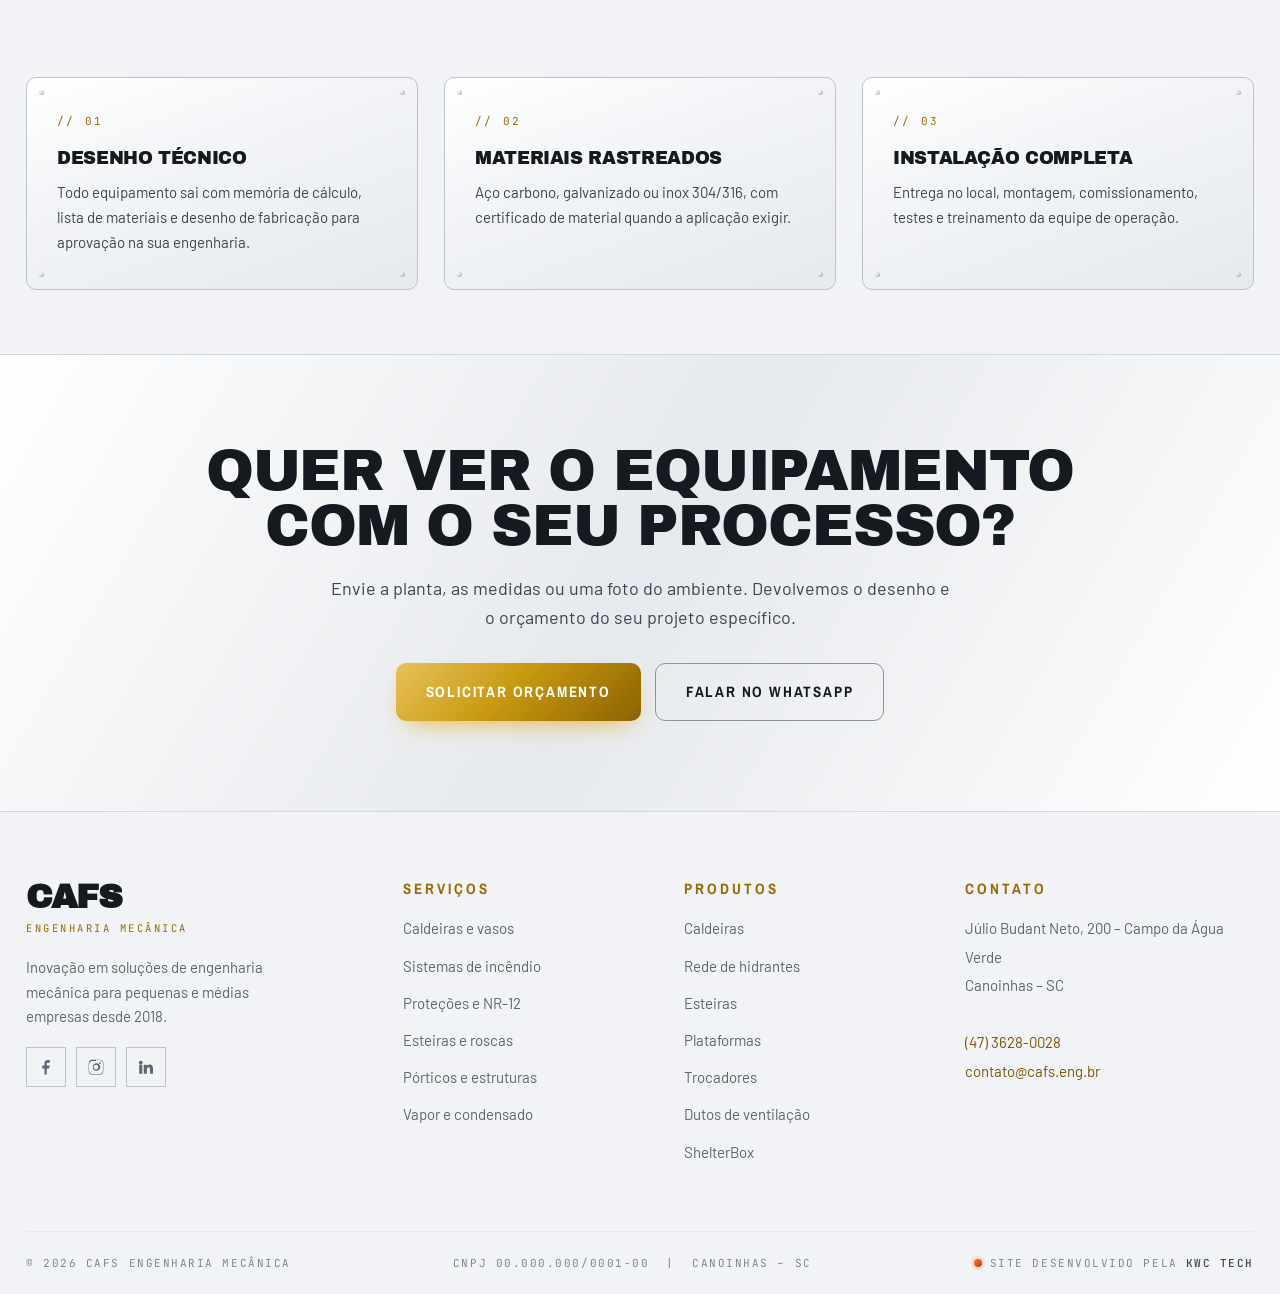
<file: produtos.html>
<!DOCTYPE html>
<html lang="pt-BR">
<head>
<meta charset="UTF-8">
<meta name="viewport" content="width=device-width, initial-scale=1">
<title>Produtos e Equipamentos | CAFS Engenharia Mecânica</title>
<meta name="description" content="Catálogo de equipamentos sob medida: caldeiras, vasos de pressão, sistemas de incêndio, proteções NR-12, esteiras, roscas transportadoras, válvulas rotativas, pórticos, plataformas e trocadores de calor.">
<meta name="theme-color" content="#12151a">
<link rel="preconnect" href="https://fonts.googleapis.com">
<link rel="preconnect" href="https://fonts.gstatic.com" crossorigin>
<link href="https://fonts.googleapis.com/css2?family=Archivo+Black&family=Archivo+Narrow:wght@500;600;700&family=Barlow:wght@400;500;600;700&family=JetBrains+Mono:wght@400;500&display=swap" rel="stylesheet">
<link rel="icon" href="assets/img/favicon.svg" type="image/svg+xml">
<link rel="stylesheet" href="assets/css/style.css">
</head>
<body>


<header class="nav">
  <div class="wrap">
    <a class="brand" href="index.html" aria-label="CAFS Engenharia Mec&acirc;nica &mdash; p&aacute;gina inicial">
      <img class="brand__name" src="assets/img/logo-nome.svg" alt="CAFS Engenharia Mec&acirc;nica" decoding="async" fetchpriority="high">
    </a>

    <nav class="menu" id="menu">
      <a href="index.html">In&iacute;cio</a>
      <a href="quem-somos.html">Quem Somos</a>
      <a href="produtos.html">Produtos</a>
      <a href="servicos.html">Servi&ccedil;os</a>
      <a href="shelter-box.html">ShelterBox</a>
      <a href="contato.html">Contato</a>
      <a class="btn btn--sm btn--gold" href="contato.html#orcamento">Or&ccedil;amento</a>
    </nav>
    <div class="nav__cta">
      <a class="btn btn--sm btn--gold" href="contato.html#orcamento">Solicitar or&ccedil;amento</a>
      <button class="themetog" id="themetog" type="button" aria-label="Alternar tema claro e escuro" title="Alternar tema"><svg class="ico-lua" viewBox="0 0 24 24" aria-hidden="true"><path d="M20.5 14.3A8.5 8.5 0 1 1 9.7 3.5a7 7 0 0 0 10.8 10.8z"/></svg><svg class="ico-sol" viewBox="0 0 24 24" aria-hidden="true"><circle cx="12" cy="12" r="4.4"/><path d="M12 1.8v2.6M12 19.6v2.6M1.8 12h2.6M19.6 12h2.6M4.8 4.8l1.9 1.9M17.3 17.3l1.9 1.9M19.2 4.8l-1.9 1.9M6.7 17.3l-1.9 1.9"/></svg></button>
      <button class="burger" id="burger" aria-label="Abrir menu"><i></i><i></i><i></i></button>
    </div>
  </div>
</header>

<section class="phead phead--slim">
  <div class="wrap">
    <p class="crumb"><a href="index.html">In&iacute;cio</a><span>/</span>Produtos</p>
    <h1>Cat&aacute;logo t&eacute;cnico<br><span class="hl">sob medida</span></h1>
  </div>
</section>

<section class="sec sec--tight">
  <div class="wrap">

    <!-- BARRA DE FILTROS -->
    <div class="filters" id="filtros" style="align-items:center"></div>

    <div class="toolbar">
      <p class="mono toolbar__count">
        EXIBINDO <b><span id="contador">0</span></b> EQUIPAMENTOS
      </p>
      <div class="toolbar__ctrl">
        <input id="busca" type="search" placeholder="Buscar equipamento..." class="ctl">
        <select id="ordem" class="ctl ctl--select">
          <option value="orig">Ordem original</option>
          <option value="az">Nome (A - Z)</option>
          <option value="za">Nome (Z - A)</option>
        </select>
      </div>
    </div>

    <!-- GRADE DE PRODUTOS (gerada pelo JS a partir de assets/js/produtos.js) -->
    <div class="grid g3 grade" id="grade"></div>

    <p class="mono centered spaced-top">
      N&atilde;o encontrou o que precisa? Fabricamos qualquer equipamento sob medida &mdash; conte sua necessidade.
    </p>
    <div class="centered">
      <a class="btn btn--gold" data-wa="Olá! Procuro um equipamento sob medida que não está no catálogo da CAFS.">Pedir equipamento personalizado</a>
    </div>
  </div>
</section>

<section class="sec sec--tight">
  <div class="wrap">
    <div class="grid g3">
      <div class="panel reveal">
        <span class="panel__rivets"><i></i><i></i><i></i><i></i></span>
        <span class="panel__num">// 01</span>
        <h3 class="h3">Desenho t&eacute;cnico</h3>
        <p style="font-size:15px;color:var(--steel-200);margin:0">Todo equipamento sai com mem&oacute;ria de c&aacute;lculo, lista de materiais e desenho de fabrica&ccedil;&atilde;o para aprova&ccedil;&atilde;o na sua engenharia.</p>
      </div>
      <div class="panel reveal d1">
        <span class="panel__rivets"><i></i><i></i><i></i><i></i></span>
        <span class="panel__num">// 02</span>
        <h3 class="h3">Materiais rastreados</h3>
        <p style="font-size:15px;color:var(--steel-200);margin:0">A&ccedil;o carbono, galvanizado ou inox 304/316, com certificado de material quando a aplica&ccedil;&atilde;o exigir.</p>
      </div>
      <div class="panel reveal d2">
        <span class="panel__rivets"><i></i><i></i><i></i><i></i></span>
        <span class="panel__num">// 03</span>
        <h3 class="h3">Instala&ccedil;&atilde;o completa</h3>
        <p style="font-size:15px;color:var(--steel-200);margin:0">Entrega no local, montagem, comissionamento, testes e treinamento da equipe de opera&ccedil;&atilde;o.</p>
      </div>
    </div>
  </div>
</section>

<section class="cta">
  <div class="wrap">
    <h2>Quer ver o equipamento<br><span class="hl-sf">com o seu processo</span>?</h2>
    <p class="lead" style="margin-inline:auto">Envie a planta, as medidas ou uma foto do ambiente. Devolvemos o desenho e o or&ccedil;amento do seu projeto espec&iacute;fico.</p>
    <div class="btn-row">
      <a class="btn btn--gold" href="contato.html#orcamento">Solicitar or&ccedil;amento</a>
      <a class="btn btn--ghost" data-wa="Olá! Preciso de um equipamento sob medida para minha planta.">Falar no WhatsApp</a>
    </div>
  </div>
</section>

<!-- MODAL DO PRODUTO -->
<div class="modal" id="modal" role="dialog" aria-modal="true">
  <div class="modal__box" id="modalBox"></div>
</div>

<footer class="foot">
  <div class="wrap">
    <div class="foot__grid">
      <div>
        <a class="sig" href="index.html" style="margin-bottom:var(--sp-3)"><b>CAFS</b><span>Engenharia Mec&acirc;nica</span></a>
        <p style="color:var(--steel-300);font-size:15px;max-width:34ch;margin:0">Inova&ccedil;&atilde;o em solu&ccedil;&otilde;es de engenharia mec&acirc;nica para pequenas e m&eacute;dias empresas desde 2018.</p>
        <div class="socials">
          <a href="https://www.facebook.com/cafsengenharia" target="_blank" rel="noopener" aria-label="Facebook"><svg viewBox="0 0 24 24"><path d="M13 22v-8h3l1-4h-4V8c0-1.1.3-1.8 1.9-1.8H17V2.6C16.7 2.6 15.6 2.5 14.3 2.5 11.8 2.5 10 4.1 10 6.9V10H7v4h3v8h3z"/></svg></a>
          <a href="https://www.instagram.com/cafsengenharia/" target="_blank" rel="noopener" aria-label="Instagram"><svg viewBox="0 0 24 24"><path d="M12 2.2c3.2 0 3.6 0 4.9.1 1.2.1 1.8.3 2.2.4.6.2 1 .5 1.4.9.4.4.7.8.9 1.4.2.4.4 1 .4 2.2.1 1.3.1 1.7.1 4.9s0 3.6-.1 4.9c-.1 1.2-.3 1.8-.4 2.2-.2.6-.5 1-.9 1.4-.4.4-.8.7-1.4.9-.4.2-1 .4-2.2.4-1.3.1-1.7.1-4.9.1s-3.6 0-4.9-.1c-1.2-.1-1.8-.3-2.2-.4-.6-.2-1-.5-1.4-.9-.4-.4-.7-.8-.9-1.4-.2-.4-.4-1-.4-2.2C2.2 15.6 2.2 15.2 2.2 12s0-3.6.1-4.9c.1-1.2.3-1.8.4-2.2.2-.6.5-1 .9-1.4.4-.4.8-.7 1.4-.9.4-.2 1-.4 2.2-.4C8.4 2.2 8.8 2.2 12 2.2zm0 1.8c-3.1 0-3.5 0-4.7.1-1.1.1-1.7.2-2.1.4-.5.2-.9.4-1.2.8-.4.3-.6.7-.8 1.2-.1.4-.3 1-.4 2.1C2.7 8.5 2.7 8.9 2.7 12s0 3.5.1 4.7c.1 1.1.2 1.7.4 2.1.2.5.4.9.8 1.2.3.4.7.6 1.2.8.4.1 1 .3 2.1.4 1.2.1 1.6.1 4.7.1s3.5 0 4.7-.1c1.1-.1 1.7-.2 2.1-.4.5-.2.9-.4 1.2-.8.4-.3.6-.7.8-1.2.1-.4.3-1 .4-2.1.1-1.2.1-1.6.1-4.7s0-3.5-.1-4.7c-.1-1.1-.2-1.7-.4-2.1a3.2 3.2 0 0 0-.8-1.2 3.2 3.2 0 0 0-1.2-.8c-.4-.1-1-.3-2.1-.4-1.2-.1-1.6-.1-4.7-.1zm0 3.1a5 5 0 1 1 0 9.9 5 5 0 0 1 0-9.9zm0 1.8a3.2 3.2 0 1 0 0 6.4 3.2 3.2 0 0 0 0-6.4zm6.4-2a1.2 1.2 0 1 1-2.4 0 1.2 1.2 0 0 1 2.4 0z"/></svg></a>
          <a href="https://www.linkedin.com/company/cafs-engenharia-mec%C3%A2nica-ltda" target="_blank" rel="noopener" aria-label="LinkedIn"><svg viewBox="0 0 24 24"><path d="M4.98 3.5A2.5 2.5 0 1 0 5 8.5a2.5 2.5 0 0 0 0-5zM3 9h4v12H3zM9 9h3.8v1.7h.1c.5-1 1.8-2 3.7-2 4 0 4.7 2.6 4.7 6V21h-4v-5.6c0-1.3 0-3-1.9-3s-2.2 1.4-2.2 2.9V21H9z"/></svg></a>
        </div>
      </div>
      <div>
        <h4>Servi&ccedil;os</h4>
        <ul>
          <li><a href="servicos.html#caldeiras">Caldeiras e vasos</a></li>
          <li><a href="servicos.html#incendio">Sistemas de inc&ecirc;ndio</a></li>
          <li><a href="servicos.html#nr12">Prote&ccedil;&otilde;es e NR-12</a></li>
          <li><a href="servicos.html#transporte">Esteiras e roscas</a></li>
          <li><a href="servicos.html#estruturas">P&oacute;rticos e estruturas</a></li>
          <li><a href="servicos.html#vapor">Vapor e condensado</a></li>
        </ul>
      </div>
      <div>
        <h4>Produtos</h4>
        <ul>
          <li><a href="produtos.html#grade">Caldeiras</a></li>
          <li><a href="produtos.html#grade">Rede de hidrantes</a></li>
          <li><a href="produtos.html#grade">Esteiras</a></li>
          <li><a href="produtos.html#grade">Plataformas</a></li>
          <li><a href="produtos.html#grade">Trocadores</a></li>
          <li><a href="produtos.html#grade">Dutos de ventila&ccedil;&atilde;o</a></li>
          <li><a href="shelter-box.html">ShelterBox</a></li>
        </ul>
      </div>
      <div>
        <h4>Contato</h4>
        <address>
          J&uacute;lio Budant Neto, 200 &ndash; Campo da &Aacute;gua Verde<br>Canoinhas &ndash; SC<br><br>
          <a href="tel:+554736280028" style="color:var(--gold-300)">(47) 3628-0028</a><br>
          <a href="mailto:contato@cafs.eng.br" style="color:var(--gold-300)">contato@cafs.eng.br</a>
        </address>
      </div>
    </div>
    <div class="foot__bar">
      <span>&copy; <span data-ano>2026</span> CAFS Engenharia Mec&acirc;nica</span>
      <span>CNPJ 00.000.000/0001-00 &nbsp;|&nbsp; Canoinhas &ndash; SC</span>
      <span class="foot__dev">Site desenvolvido pela <b>KWC Tech</b></span>
    </div>
  </div>
</footer>

<a class="wafloat" data-wa="Olá! Vim pelo catálogo da CAFS e gostaria de falar com um engenheiro." aria-label="Falar no WhatsApp">
  <svg viewBox="0 0 32 32"><path d="M16 3C8.8 3 3 8.8 3 16c0 2.3.6 4.5 1.7 6.4L3 29l6.8-1.8A13 13 0 1 0 16 3zm0 23.6c-2 0-3.9-.6-5.5-1.6l-.4-.2-4 1.1 1.1-3.9-.3-.4A10.6 10.6 0 1 1 16 26.6zm6-8c-.3-.2-2-.9-2.3-1-.3-.1-.5-.2-.8.2-.2.3-.9 1-1.1 1.2-.2.2-.4.2-.7.1a8.7 8.7 0 0 1-2.5-1.6A9.4 9.4 0 0 1 12.5 15c-.2-.3 0-.5.1-.6l.6-.7c.2-.2.2-.4.3-.6v-.6l-1-2.4c-.2-.6-.5-.5-.8-.5h-.6c-.2 0-.6.1-.9.4-.3.3-1.1 1.1-1.1 2.7s1.2 3.2 1.3 3.4c.2.2 2.3 3.5 5.6 4.9.8.3 1.4.5 1.9.7.8.2 1.5.2 2.1.1.6-.1 2-.8 2.3-1.6.3-.8.3-1.5.2-1.6-.1-.2-.3-.3-.6-.4z"/></svg>
  <span>Or&ccedil;amento</span>
</a>
<button class="totop" aria-label="Voltar ao topo">&#9650;</button>

<script src="assets/js/produtos.js" defer></script>
<script src="assets/js/viewer3d.js" defer></script>
<script src="assets/js/main.js" defer></script>
</body>
</html>
</file>
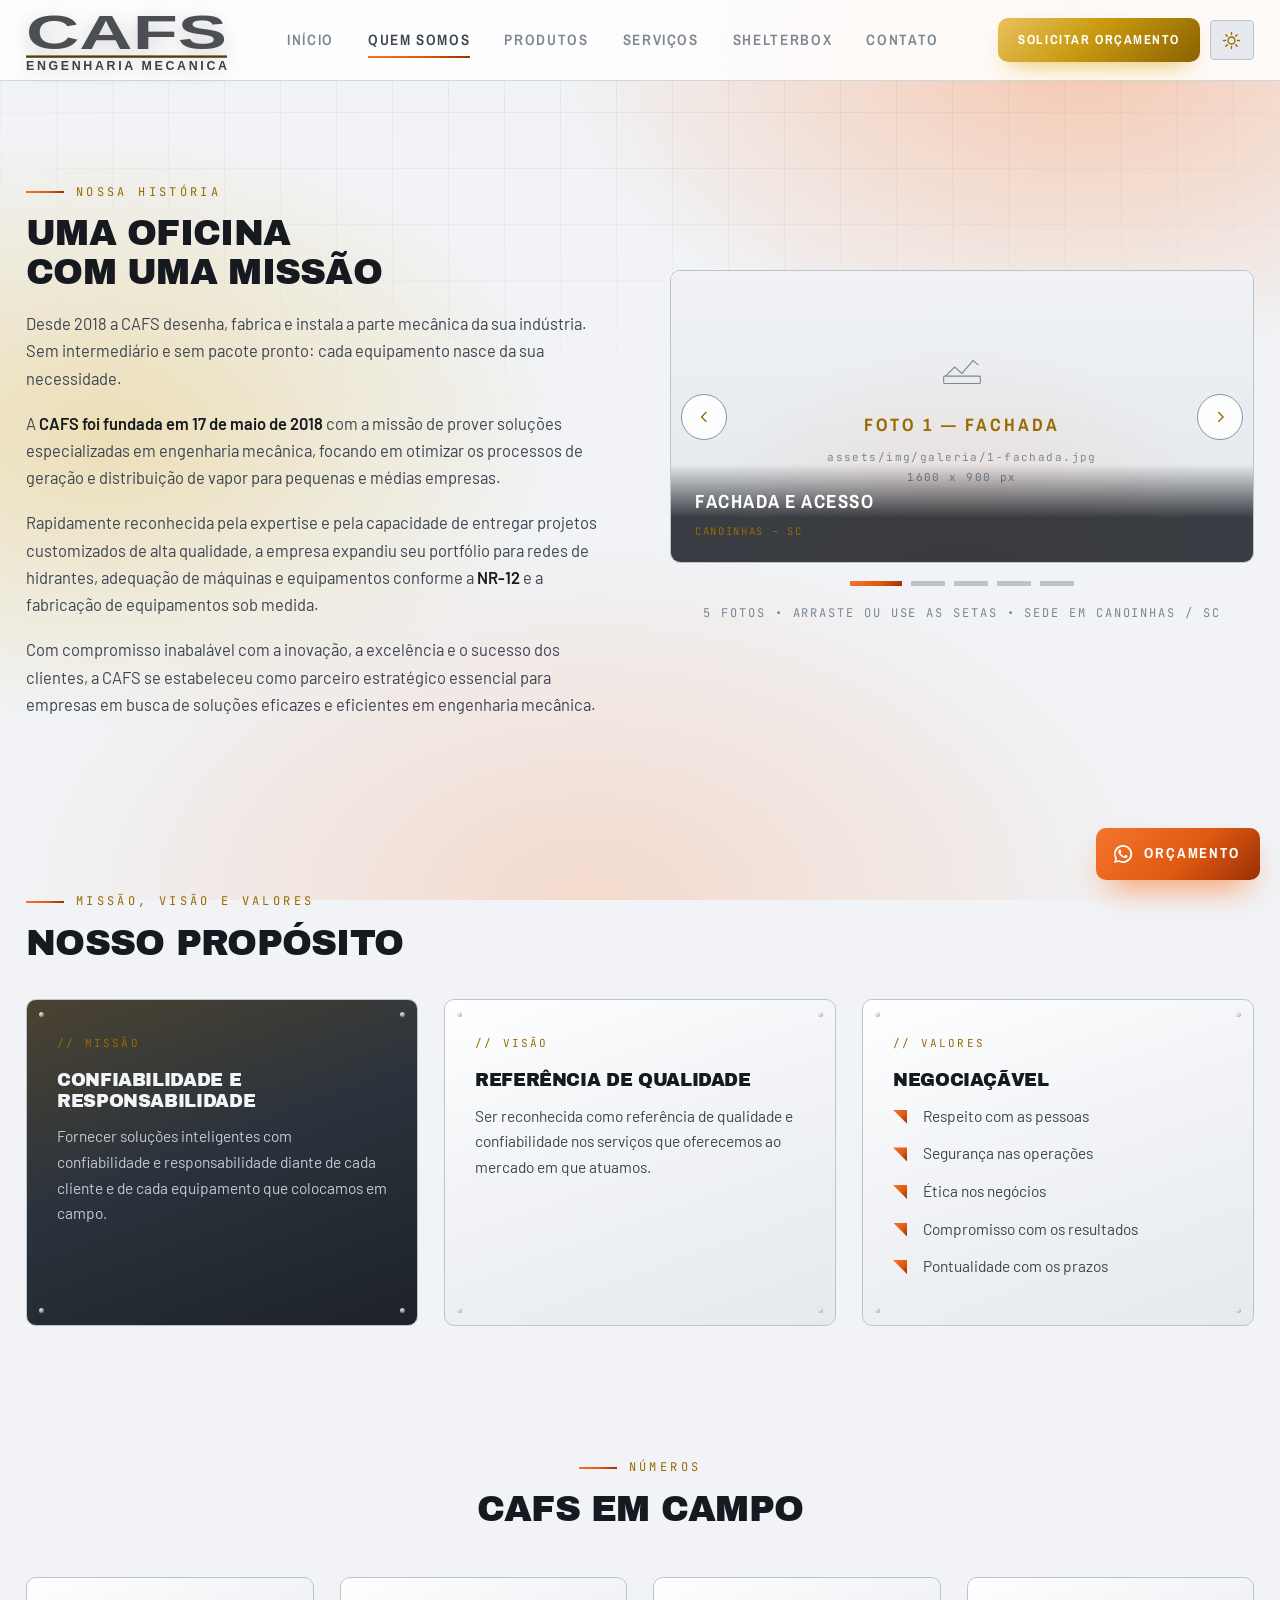
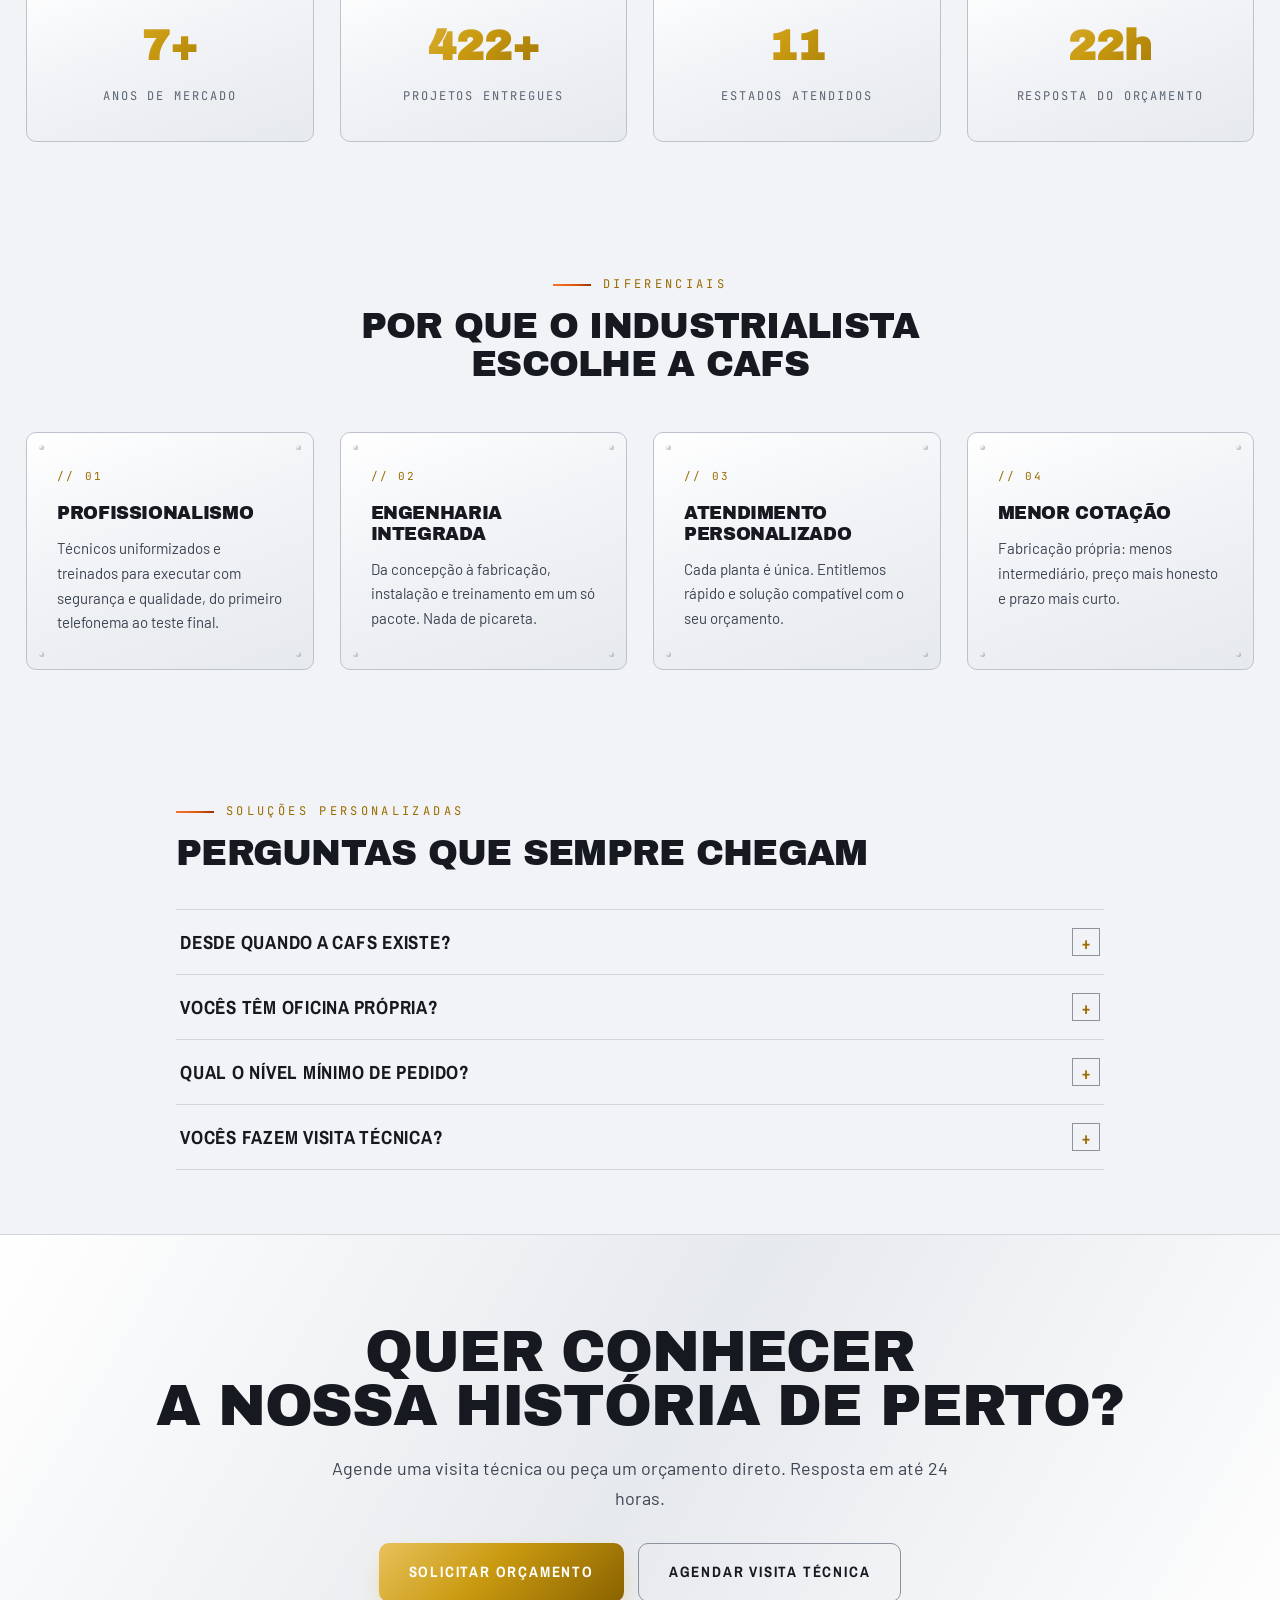
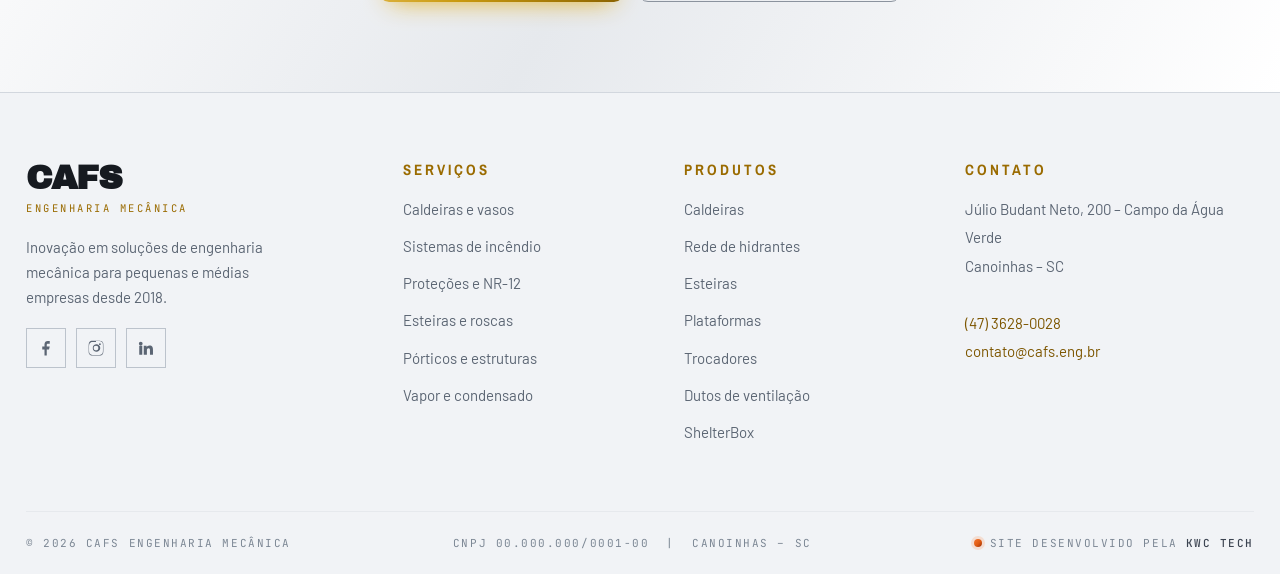
<file: quem-somos.html>
<!DOCTYPE html>
<html lang="pt-BR">
<head>
<meta charset="UTF-8">
<meta name="viewport" content="width=device-width, initial-scale=1">
<title>Empresa | CAFS Engenharia Mecânica</title>
<meta name="description" content="CAFS Engenharia Mecânica: fundada em 2018 em Canoinhas SC, projeto, fabricação e instalação de equipamentos e estruturas metálicas industriais.">
<meta name="theme-color" content="#12151a">
<link rel="preconnect" href="https://fonts.googleapis.com">
<link rel="preconnect" href="https://fonts.gstatic.com" crossorigin>
<link href="https://fonts.googleapis.com/css2?family=Archivo+Black&family=Archivo+Narrow:wght@500;600;700&family=Barlow:wght@400;500;600;700&family=JetBrains+Mono:wght@400;500&display=swap" rel="stylesheet">
<link rel="icon" href="assets/img/favicon.svg" type="image/svg+xml">
<link rel="stylesheet" href="assets/css/style.css">
</head>
<body>


<header class="nav">
  <div class="wrap">
    <a class="brand" href="index.html" aria-label="CAFS Engenharia Mec&acirc;nica &mdash; p&aacute;gina inicial">
      <img class="brand__name" src="assets/img/logo-nome.svg" alt="CAFS Engenharia Mec&acirc;nica" decoding="async" fetchpriority="high">
    </a>

    <nav class="menu" id="menu">
      <a href="index.html">In&iacute;cio</a>
      <a href="quem-somos.html">Quem Somos</a>
      <a href="produtos.html">Produtos</a>
      <a href="servicos.html">Servi&ccedil;os</a>
      <a href="shelter-box.html">ShelterBox</a>
      <a href="contato.html">Contato</a>
      <a class="btn btn--sm btn--gold" href="contato.html#orcamento">Or&ccedil;amento</a>
    </nav>
    <div class="nav__cta">
      <a class="btn btn--sm btn--gold" href="contato.html#orcamento">Solicitar or&ccedil;amento</a>
      <button class="themetog" id="themetog" type="button" aria-label="Alternar tema claro e escuro" title="Alternar tema"><svg class="ico-lua" viewBox="0 0 24 24" aria-hidden="true"><path d="M20.5 14.3A8.5 8.5 0 1 1 9.7 3.5a7 7 0 0 0 10.8 10.8z"/></svg><svg class="ico-sol" viewBox="0 0 24 24" aria-hidden="true"><circle cx="12" cy="12" r="4.4"/><path d="M12 1.8v2.6M12 19.6v2.6M1.8 12h2.6M19.6 12h2.6M4.8 4.8l1.9 1.9M17.3 17.3l1.9 1.9M19.2 4.8l-1.9 1.9M6.7 17.3l-1.9 1.9"/></svg></button>
      <button class="burger" id="burger" aria-label="Abrir menu"><i></i><i></i><i></i></button>
    </div>
  </div>
</header>

<!-- ===================== APRESENTAÇÃO + GALERIA ===================== -->
<!-- O título "Uma oficina com uma missão" abre este bloco, dentro da coluna
     esquerda; a galeria de fotos ocupa a coluna direita. Não há phead nesta
     página de propósito: o cabeçalho ficaria vazio sem título próprio. -->
<section class="sec">
  <div class="wrap">
    <div class="split">
      <div class="reveal">
        <p class="eyebrow">Nossa hist&oacute;ria</p>
        <h2 class="h2">Uma oficina<br><span class="hl">com uma miss&atilde;o</span></h2>
        <p class="txt" style="margin-bottom:var(--sp-3)">
          Desde 2018 a CAFS desenha, fabrica e instala a parte mec&acirc;nica da sua ind&uacute;stria.
          Sem intermedi&aacute;rio e sem pacote pronto: cada equipamento nasce da sua necessidade.
        </p>
        <p class="txt" style="margin-bottom:var(--sp-3)">
          A <b>CAFS foi fundada em 17 de maio de 2018</b> com a miss&atilde;o de prover solu&ccedil;&otilde;es
          especializadas em engenharia mec&acirc;nica, focando em otimizar os processos de gera&ccedil;&atilde;o
          e distribui&ccedil;&atilde;o de vapor para pequenas e m&eacute;dias empresas.
        </p>
        <p class="txt" style="margin-bottom:var(--sp-3)">
          Rapidamente reconhecida pela expertise e pela capacidade de entregar projetos customizados
          de alta qualidade, a empresa expandiu seu portf&oacute;lio para redes de hidrantes,
          adequa&ccedil;&atilde;o de m&aacute;quinas e equipamentos conforme a <b>NR-12</b> e a
          fabrica&ccedil;&atilde;o de equipamentos sob medida.
        </p>
        <p class="txt">
          Com compromisso inabal&aacute;vel com a inova&ccedil;&atilde;o, a excel&ecirc;ncia e o sucesso
          dos clientes, a CAFS se estabeleceu como parceiro estrat&eacute;gico essencial para empresas
          em busca de solu&ccedil;&otilde;es eficazes e eficientes em engenharia mec&acirc;nica.
        </p>
      </div>

      <div class="reveal d2">
<div class="carousel" id="galeria">
          <div class="carousel__box">
            <div class="carousel__track" id="carTrack">

          <div class="slide">
            <div class="slide__ph">
              <div>
                <svg viewBox="0 0 48 48"><path d="M6 34l10-10 8 7 12-14 6 5"/><rect x="4" y="34" width="40" height="8" rx="1"/></svg>
                <b>FOTO 1 &mdash; FACHADA</b>
                <small>assets/img/galeria/1-fachada.jpg<br>1600 x 900 px</small>
              </div>
            </div>
            <div class="slide__cap"><b>Fachada e acesso</b><small>Canoinhas &ndash; SC</small></div>
          </div>

          <div class="slide">
            <div class="slide__ph">
              <div>
                <svg viewBox="0 0 48 48"><rect x="6" y="12" width="36" height="26" rx="2"/><path d="M6 22h36M16 12v10M32 12v10"/></svg>
                <b>FOTO 2 &mdash; OFICINA</b>
                <small>assets/img/galeria/2-oficina.jpg<br>1600 x 900 px</small>
              </div>
            </div>
            <div class="slide__cap"><b>Oficina e m&aacute;quinas</b><small>Corte, dobra, solda e usinagem</small></div>
          </div>

          <div class="slide">
            <div class="slide__ph">
              <div>
                <svg viewBox="0 0 48 48"><path d="M20 6h8v12l8 10a8 8 0 0 1-8 14H20a8 8 0 0 1-8-14l8-10z"/><path d="M18 34h12"/></svg>
                <b>FOTO 3 &mdash; CALDEIRAS</b>
                <small>assets/img/galeria/3-caldeiras.jpg<br>1600 x 900 px</small>
              </div>
            </div>
            <div class="slide__cap"><b>Fabricação de caldeiras</b><small>NR-13 e SP-160</small></div>
          </div>

          <div class="slide">
            <div class="slide__ph">
              <div>
                <svg viewBox="0 0 48 48"><circle cx="24" cy="24" r="10"/><path d="M24 6v6M24 36v6M6 24h6M36 24h6"/><path d="M14 34l20-20"/></svg>
                <b>FOTO 4 &mdash; EQUIPAMENTOS</b>
                <small>assets/img/galeria/4-equipamentos.jpg<br>1600 x 900 px</small>
              </div>
            </div>
            <div class="slide__cap"><b>Esteiras e transportadores</b><small>Roletes, rosca helicoidal e v&aacute;lvulas</small></div>
          </div>

          <div class="slide">
            <div class="slide__ph">
              <div>
                <svg viewBox="0 0 48 48"><path d="M6 38V14l10-6v30M16 38h26V20L16 14"/><path d="M6 38h36"/></svg>
                <b>FOTO 5 &mdash; ESTRUTURAS</b>
                <small>assets/img/galeria/5-estruturas.jpg<br>1600 x 900 px</small>
              </div>
            </div>
            <div class="slide__cap"><b>P&oacute;rticos e estruturas met&aacute;licas</b><small>Plataformas, mezaninos e monovias</small></div>
          </div>

</div>

            <button class="carousel__nav carousel__nav--prev" type="button" data-dir="-1" aria-label="Foto anterior">
              <svg viewBox="0 0 24 24"><path d="M15 5l-7 7 7 7"/></svg>
            </button>
            <button class="carousel__nav carousel__nav--next" type="button" data-dir="1" aria-label="Pr&oacute;xima foto">
              <svg viewBox="0 0 24 24"><path d="M9 5l7 7-7 7"/></svg>
            </button>
          </div>

          <div class="carousel__dots" id="carDots"></div>
        </div>

        <p class="mono" style="margin-top:var(--sp-3);color:var(--steel-400);text-align:center">
          5 FOTOS &bull; ARRASTE OU USE AS SETAS &bull; SEDE EM CANOINHAS / SC
        </p>
      </div>
    </div>
  </div>
</section>

<section class="sec sec--tight">
  <div class="wrap">
    <p class="eyebrow reveal">Miss&atilde;o, vis&atilde;o e valores</p>
    <h2 class="h2 reveal" style="margin-bottom:var(--sp-5)">Nosso prop&oacute;sito</h2>
    <div class="grid g3">
      <div class="panel panel--gold reveal">
        <span class="panel__rivets"><i></i><i></i><i></i><i></i></span>
        <span class="panel__num">// MISS&Atilde;O</span>
        <h3 class="h3">Confiabilidade e responsabilidade</h3>
        <p style="font-size:15.5px;color:var(--steel-200);margin:0">Fornecer solu&ccedil;&otilde;es inteligentes com confiabilidade e responsabilidade diante de cada cliente e de cada equipamento que colocamos em campo.</p>
      </div>
      <div class="panel reveal d1">
        <span class="panel__rivets"><i></i><i></i><i></i><i></i></span>
        <span class="panel__num">// VIS&Atilde;O</span>
        <h3 class="h3">Refer&ecirc;ncia de qualidade</h3>
        <p style="font-size:15.5px;color:var(--steel-200);margin:0">Ser reconhecida como refer&ecirc;ncia de qualidade e confiabilidade nos servi&ccedil;os que oferecemos ao mercado em que atuamos.</p>
      </div>
      <div class="panel reveal d2">
        <span class="panel__rivets"><i></i><i></i><i></i><i></i></span>
        <span class="panel__num">// VALORES</span>
        <h3 class="h3">Negocia&ccedil;&atilde;vel</h3>
        <ul class="ticks" style="margin-top:var(--sp-1)">
          <li>Respeito com as pessoas</li>
          <li>Seguran&ccedil;a nas opera&ccedil;&otilde;es</li>
          <li>&Eacute;tica nos neg&oacute;cios</li>
          <li>Compromisso com os resultados</li>
          <li>Pontualidade com os prazos</li>
        </ul>
      </div>
    </div>
  </div>
</section>

<section class="sec sec--tight">
  <div class="wrap">
    <div class="reveal sechead sechead--center" style="max-width:720px">
      <p class="eyebrow" style="justify-content:center">N&uacute;meros</p>
      <h2 class="h2">CAFS em campo</h2>
    </div>
    <div class="grid g4">
      <div class="panel panel--center reveal">
        <b style="display:block;font-family:var(--ff-display);font-size:2.6rem;background:var(--grad-gold);-webkit-background-clip:text;background-clip:text;color:transparent" data-count="8" data-suffix="+">0</b>
        <span class="mono">Anos de mercado</span>
      </div>
      <div class="panel panel--center reveal d1">
        <b style="display:block;font-family:var(--ff-display);font-size:2.6rem;background:var(--grad-gold);-webkit-background-clip:text;background-clip:text;color:transparent" data-count="450" data-suffix="+">0</b>
        <span class="mono">Projetos entregues</span>
      </div>
      <div class="panel panel--center reveal d2">
        <b style="display:block;font-family:var(--ff-display);font-size:2.6rem;background:var(--grad-gold);-webkit-background-clip:text;background-clip:text;color:transparent" data-count="12">0</b>
        <span class="mono">Estados atendidos</span>
      </div>
      <div class="panel panel--center reveal d3">
        <b style="display:block;font-family:var(--ff-display);font-size:2.6rem;background:var(--grad-gold);-webkit-background-clip:text;background-clip:text;color:transparent" data-count="24" data-suffix="h">0</b>
        <span class="mono">Resposta do or&ccedil;amento</span>
      </div>
    </div>
  </div>
</section>

<!-- ============ POR QUE A CAFS ============ -->
<section class="sec sec--tight">
  <div class="wrap">
    <div class="reveal sechead sechead--center" style="max-width:720px">
      <p class="eyebrow" style="justify-content:center">Diferenciais</p>
      <h2 class="h2">Por que o industrialista escolhe a CAFS</h2>
    </div>
    <div class="grid g4">
      <div class="panel reveal">
        <span class="panel__rivets"><i></i><i></i><i></i><i></i></span>
        <span class="panel__num">// 01</span>
        <h3 class="h3">Profissionalismo</h3>
        <p style="font-size:15px;color:var(--steel-200);margin:0">T&eacute;cnicos uniformizados e treinados para executar com seguran&ccedil;a e qualidade, do primeiro telefonema ao teste final.</p>
      </div>
      <div class="panel reveal d1">
        <span class="panel__rivets"><i></i><i></i><i></i><i></i></span>
        <span class="panel__num">// 02</span>
        <h3 class="h3">Engenharia integrada</h3>
        <p style="font-size:15px;color:var(--steel-200);margin:0">Da concep&ccedil;&atilde;o &agrave; fabrica&ccedil;&atilde;o, instala&ccedil;&atilde;o e treinamento em um s&oacute; pacote. Nada de picareta.</p>
      </div>
      <div class="panel reveal d2">
        <span class="panel__rivets"><i></i><i></i><i></i><i></i></span>
        <span class="panel__num">// 03</span>
        <h3 class="h3">Atendimento personalizado</h3>
        <p style="font-size:15px;color:var(--steel-200);margin:0">Cada planta &eacute; &uacute;nica. Entitlemos r&aacute;pido e solu&ccedil;&atilde;o compat&iacute;vel com o seu or&ccedil;amento.</p>
      </div>
      <div class="panel reveal d3">
        <span class="panel__rivets"><i></i><i></i><i></i><i></i></span>
        <span class="panel__num">// 04</span>
        <h3 class="h3">Menor cota&ccedil;&atilde;o</h3>
        <p style="font-size:15px;color:var(--steel-200);margin:0">Fabrica&ccedil;&atilde;o pr&oacute;pria: menos intermedi&aacute;rio, pre&ccedil;o mais honesto e prazo mais curto.</p>
      </div>
    </div>
  </div>
</section>

<section class="sec sec--tight">
  <div class="wrap wrap--narrow">
    <p class="eyebrow reveal">Solu&ccedil;&otilde;es personalizadas</p>
    <h2 class="h2 reveal" style="margin-bottom:var(--sp-5)">Perguntas que sempre chegam</h2>
    <div class="acc reveal">
      <div class="acc__item">
        <button class="acc__q" type="button">Desde quando a CAFS existe?<i>+</i></button>
        <div class="acc__a"><p>Desde 17 de maio de 2018, com sede em Canoinhas, no norte de Santa Catarina. Atendemos empresas de todo o Brasil.</p></div>
      </div>
      <div class="acc__item">
        <button class="acc__q" type="button">Voc&ecirc;s t&ecirc;m oficina pr&oacute;pria?<i>+</i></button>
        <div class="acc__a"><p>Sim. Temos estrutura para corte, dobra, solda, usinagem, montagem e pintura. Por isso conseguimos pre&ccedil;o abaixo do mercado e prazo mais curto: n&atilde;o revendemos pe&ccedil;as de terceiros.</p></div>
      </div>
      <div class="acc__item">
        <button class="acc__q" type="button">Qual o n&iacute;vel m&iacute;nimo de pedido?<i>+</i></button>
        <div class="acc__a"><p>N&atilde;o temos m&iacute;nimo. Trabalhamos tanto com uma prote&ccedil;&atilde;o de NR-12 em uma m&aacute;quina quanto com um galp&atilde;o completo. O que define a viabilidade &eacute; a necessidade t&eacute;cnica, n&atilde;o o valor.</p></div>
      </div>
      <div class="acc__item">
        <button class="acc__q" type="button">Voc&ecirc;s fazem visita t&eacute;cnica?<i>+</i></button>
        <div class="acc__a"><p>Sim, sem custo para Santa Catarina e or&ccedil;ada para os demais estados. A visita t&eacute;cnica &eacute; o que garante que o or&ccedil;amento seja compat&iacute;vel com a sua realidade.</p></div>
      </div>
    </div>
  </div>
</section>

<section class="cta">
  <div class="wrap">
    <h2>Quer conhecer<br><span class="hl">a nossa hist&oacute;ria</span> de perto?</h2>
    <p class="lead" style="margin-inline:auto">Agende uma visita t&eacute;cnica ou peça um or&ccedil;amento direto. Resposta em at&eacute; 24 horas.</p>
    <div class="btn-row">
      <a class="btn btn--gold" href="contato.html#orcamento">Solicitar or&ccedil;amento</a>
      <a class="btn btn--ghost" data-wa="Olá! Gostaria de agendar uma visita técnica com a CAFS.">Agendar visita t&eacute;cnica</a>
    </div>
  </div>
</section>

<footer class="foot">
  <div class="wrap">
    <div class="foot__grid">
      <div>
        <a class="sig" href="index.html" style="margin-bottom:var(--sp-3)"><b>CAFS</b><span>Engenharia Mec&acirc;nica</span></a>
        <p style="color:var(--steel-300);font-size:15px;max-width:34ch;margin:0">Inova&ccedil;&atilde;o em solu&ccedil;&otilde;es de engenharia mec&acirc;nica para pequenas e m&eacute;dias empresas desde 2018.</p>
        <div class="socials">
          <a href="https://www.facebook.com/cafsengenharia" target="_blank" rel="noopener" aria-label="Facebook"><svg viewBox="0 0 24 24"><path d="M13 22v-8h3l1-4h-4V8c0-1.1.3-1.8 1.9-1.8H17V2.6C16.7 2.6 15.6 2.5 14.3 2.5 11.8 2.5 10 4.1 10 6.9V10H7v4h3v8h3z"/></svg></a>
          <a href="https://www.instagram.com/cafsengenharia/" target="_blank" rel="noopener" aria-label="Instagram"><svg viewBox="0 0 24 24"><path d="M12 2.2c3.2 0 3.6 0 4.9.1 1.2.1 1.8.3 2.2.4.6.2 1 .5 1.4.9.4.4.7.8.9 1.4.2.4.4 1 .4 2.2.1 1.3.1 1.7.1 4.9s0 3.6-.1 4.9c-.1 1.2-.3 1.8-.4 2.2-.2.6-.5 1-.9 1.4-.4.4-.8.7-1.4.9-.4.2-1 .4-2.2.4-1.3.1-1.7.1-4.9.1s-3.6 0-4.9-.1c-1.2-.1-1.8-.3-2.2-.4-.6-.2-1-.5-1.4-.9-.4-.4-.7-.8-.9-1.4-.2-.4-.4-1-.4-2.2C2.2 15.6 2.2 15.2 2.2 12s0-3.6.1-4.9c.1-1.2.3-1.8.4-2.2.2-.6.5-1 .9-1.4.4-.4.8-.7 1.4-.9.4-.2 1-.4 2.2-.4C8.4 2.2 8.8 2.2 12 2.2zm0 1.8c-3.1 0-3.5 0-4.7.1-1.1.1-1.7.2-2.1.4-.5.2-.9.4-1.2.8-.4.3-.6.7-.8 1.2-.1.4-.3 1-.4 2.1C2.7 8.5 2.7 8.9 2.7 12s0 3.5.1 4.7c.1 1.1.2 1.7.4 2.1.2.5.4.9.8 1.2.3.4.7.6 1.2.8.4.1 1 .3 2.1.4 1.2.1 1.6.1 4.7.1s3.5 0 4.7-.1c1.1-.1 1.7-.2 2.1-.4.5-.2.9-.4 1.2-.8.4-.3.6-.7.8-1.2.1-.4.3-1 .4-2.1.1-1.2.1-1.6.1-4.7s0-3.5-.1-4.7c-.1-1.1-.2-1.7-.4-2.1a3.2 3.2 0 0 0-.8-1.2 3.2 3.2 0 0 0-1.2-.8c-.4-.1-1-.3-2.1-.4-1.2-.1-1.6-.1-4.7-.1zm0 3.1a5 5 0 1 1 0 9.9 5 5 0 0 1 0-9.9zm0 1.8a3.2 3.2 0 1 0 0 6.4 3.2 3.2 0 0 0 0-6.4zm6.4-2a1.2 1.2 0 1 1-2.4 0 1.2 1.2 0 0 1 2.4 0z"/></svg></a>
          <a href="https://www.linkedin.com/company/cafs-engenharia-mec%C3%A2nica-ltda" target="_blank" rel="noopener" aria-label="LinkedIn"><svg viewBox="0 0 24 24"><path d="M4.98 3.5A2.5 2.5 0 1 0 5 8.5a2.5 2.5 0 0 0 0-5zM3 9h4v12H3zM9 9h3.8v1.7h.1c.5-1 1.8-2 3.7-2 4 0 4.7 2.6 4.7 6V21h-4v-5.6c0-1.3 0-3-1.9-3s-2.2 1.4-2.2 2.9V21H9z"/></svg></a>
        </div>
      </div>
      <div>
        <h4>Servi&ccedil;os</h4>
        <ul>
          <li><a href="servicos.html#caldeiras">Caldeiras e vasos</a></li>
          <li><a href="servicos.html#incendio">Sistemas de inc&ecirc;ndio</a></li>
          <li><a href="servicos.html#nr12">Prote&ccedil;&otilde;es e NR-12</a></li>
          <li><a href="servicos.html#transporte">Esteiras e roscas</a></li>
          <li><a href="servicos.html#estruturas">P&oacute;rticos e estruturas</a></li>
          <li><a href="servicos.html#vapor">Vapor e condensado</a></li>
        </ul>
      </div>
      <div>
        <h4>Produtos</h4>
        <ul>
          <li><a href="produtos.html#grade">Caldeiras</a></li>
          <li><a href="produtos.html#grade">Rede de hidrantes</a></li>
          <li><a href="produtos.html#grade">Esteiras</a></li>
          <li><a href="produtos.html#grade">Plataformas</a></li>
          <li><a href="produtos.html#grade">Trocadores</a></li>
          <li><a href="produtos.html#grade">Dutos de ventila&ccedil;&atilde;o</a></li>
          <li><a href="shelter-box.html">ShelterBox</a></li>
        </ul>
      </div>
      <div>
        <h4>Contato</h4>
        <address>
          J&uacute;lio Budant Neto, 200 &ndash; Campo da &Aacute;gua Verde<br>Canoinhas &ndash; SC<br><br>
          <a href="tel:+554736280028" style="color:var(--gold-300)">(47) 3628-0028</a><br>
          <a href="mailto:contato@cafs.eng.br" style="color:var(--gold-300)">contato@cafs.eng.br</a>
        </address>
      </div>
    </div>
    <div class="foot__bar">
      <span>&copy; <span data-ano>2026</span> CAFS Engenharia Mec&acirc;nica</span>
      <span>CNPJ 00.000.000/0001-00 &nbsp;|&nbsp; Canoinhas &ndash; SC</span>
      <span class="foot__dev">Site desenvolvido pela <b>KWC Tech</b></span>
    </div>
  </div>
</footer>

<a class="wafloat" data-wa="Olá! Vim pelo site da CAFS e gostaria de falar com um engenheiro." aria-label="Falar no WhatsApp">
  <svg viewBox="0 0 32 32"><path d="M16 3C8.8 3 3 8.8 3 16c0 2.3.6 4.5 1.7 6.4L3 29l6.8-1.8A13 13 0 1 0 16 3zm0 23.6c-2 0-3.9-.6-5.5-1.6l-.4-.2-4 1.1 1.1-3.9-.3-.4A10.6 10.6 0 1 1 16 26.6zm6-8c-.3-.2-2-.9-2.3-1-.3-.1-.5-.2-.8.2-.2.3-.9 1-1.1 1.2-.2.2-.4.2-.7.1a8.7 8.7 0 0 1-2.5-1.6A9.4 9.4 0 0 1 12.5 15c-.2-.3 0-.5.1-.6l.6-.7c.2-.2.2-.4.3-.6v-.6l-1-2.4c-.2-.6-.5-.5-.8-.5h-.6c-.2 0-.6.1-.9.4-.3.3-1.1 1.1-1.1 2.7s1.2 3.2 1.3 3.4c.2.2 2.3 3.5 5.6 4.9.8.3 1.4.5 1.9.7.8.2 1.5.2 2.1.1.6-.1 2-.8 2.3-1.6.3-.8.3-1.5.2-1.6-.1-.2-.3-.3-.6-.4z"/></svg>
  <span>Or&ccedil;amento</span>
</a>
<button class="totop" aria-label="Voltar ao topo">&#9650;</button>

<script src="assets/js/main.js" defer></script>
</body>
</html>
</file>
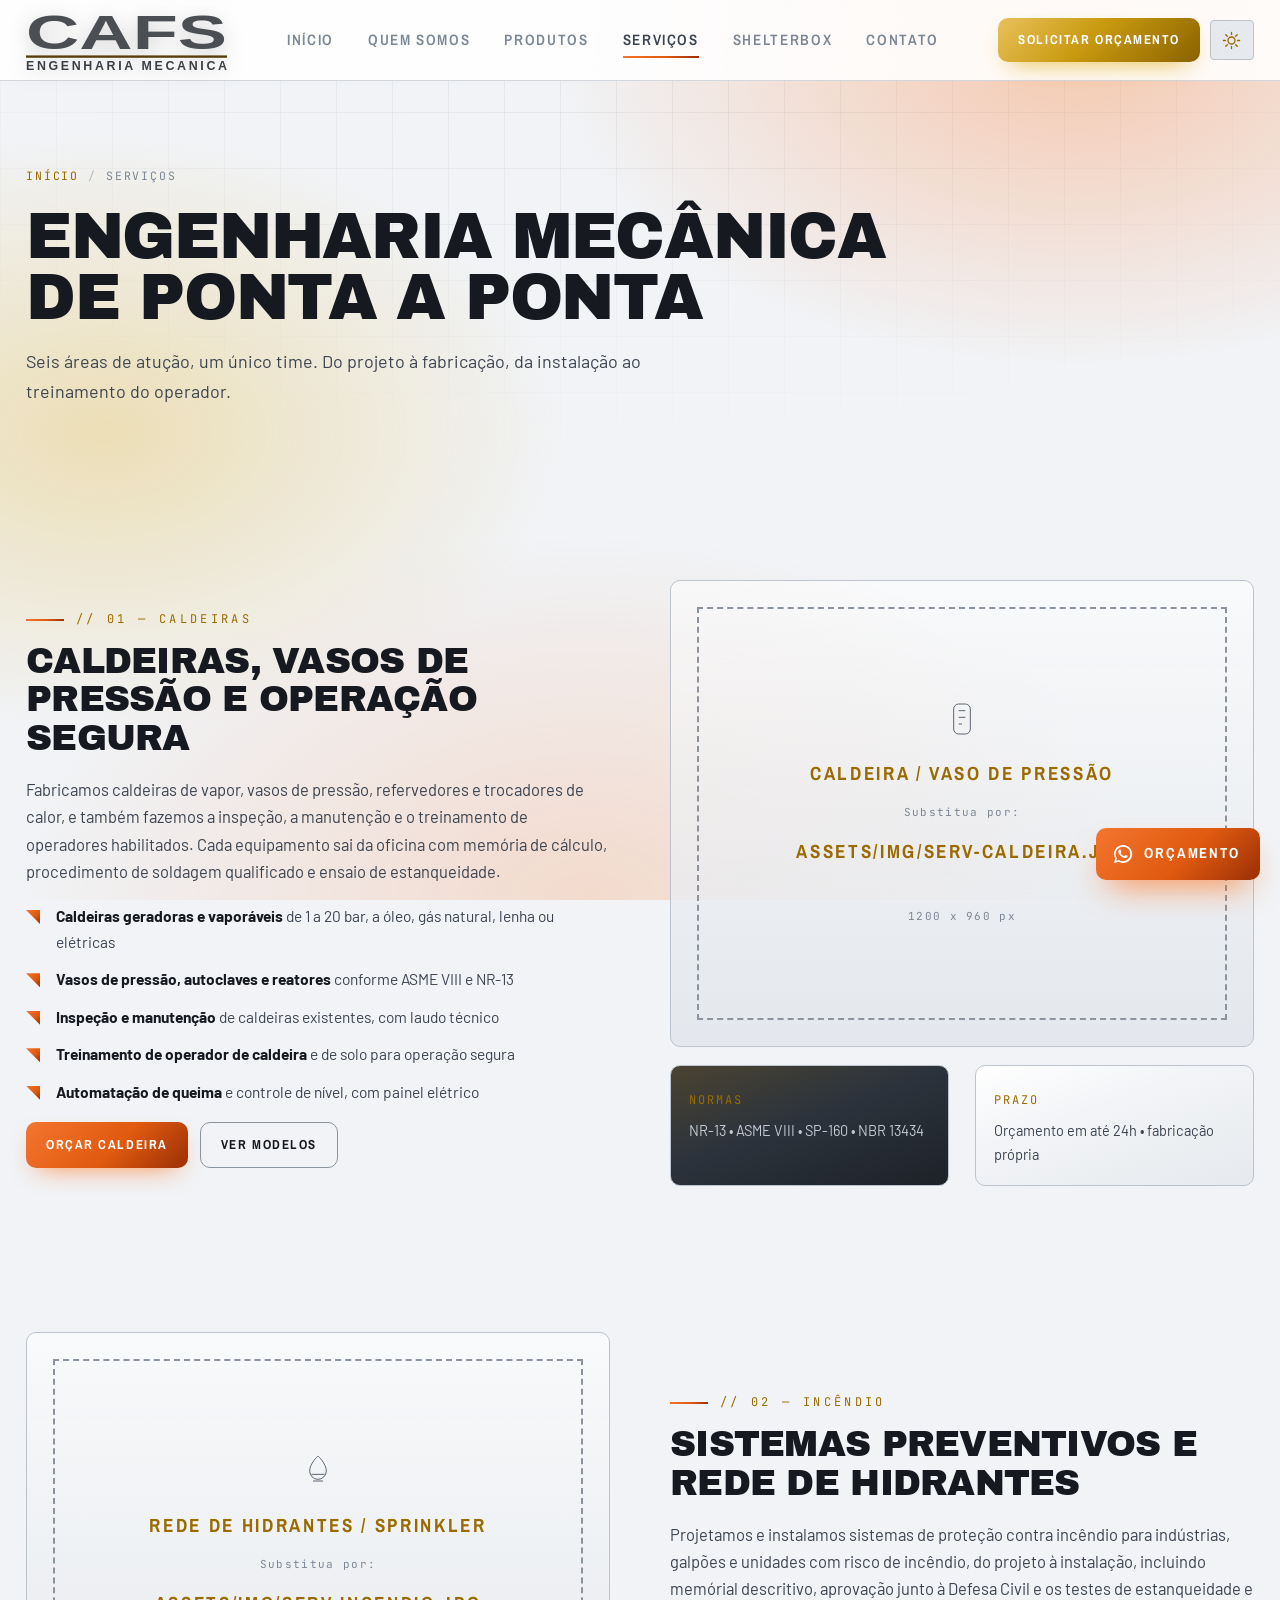
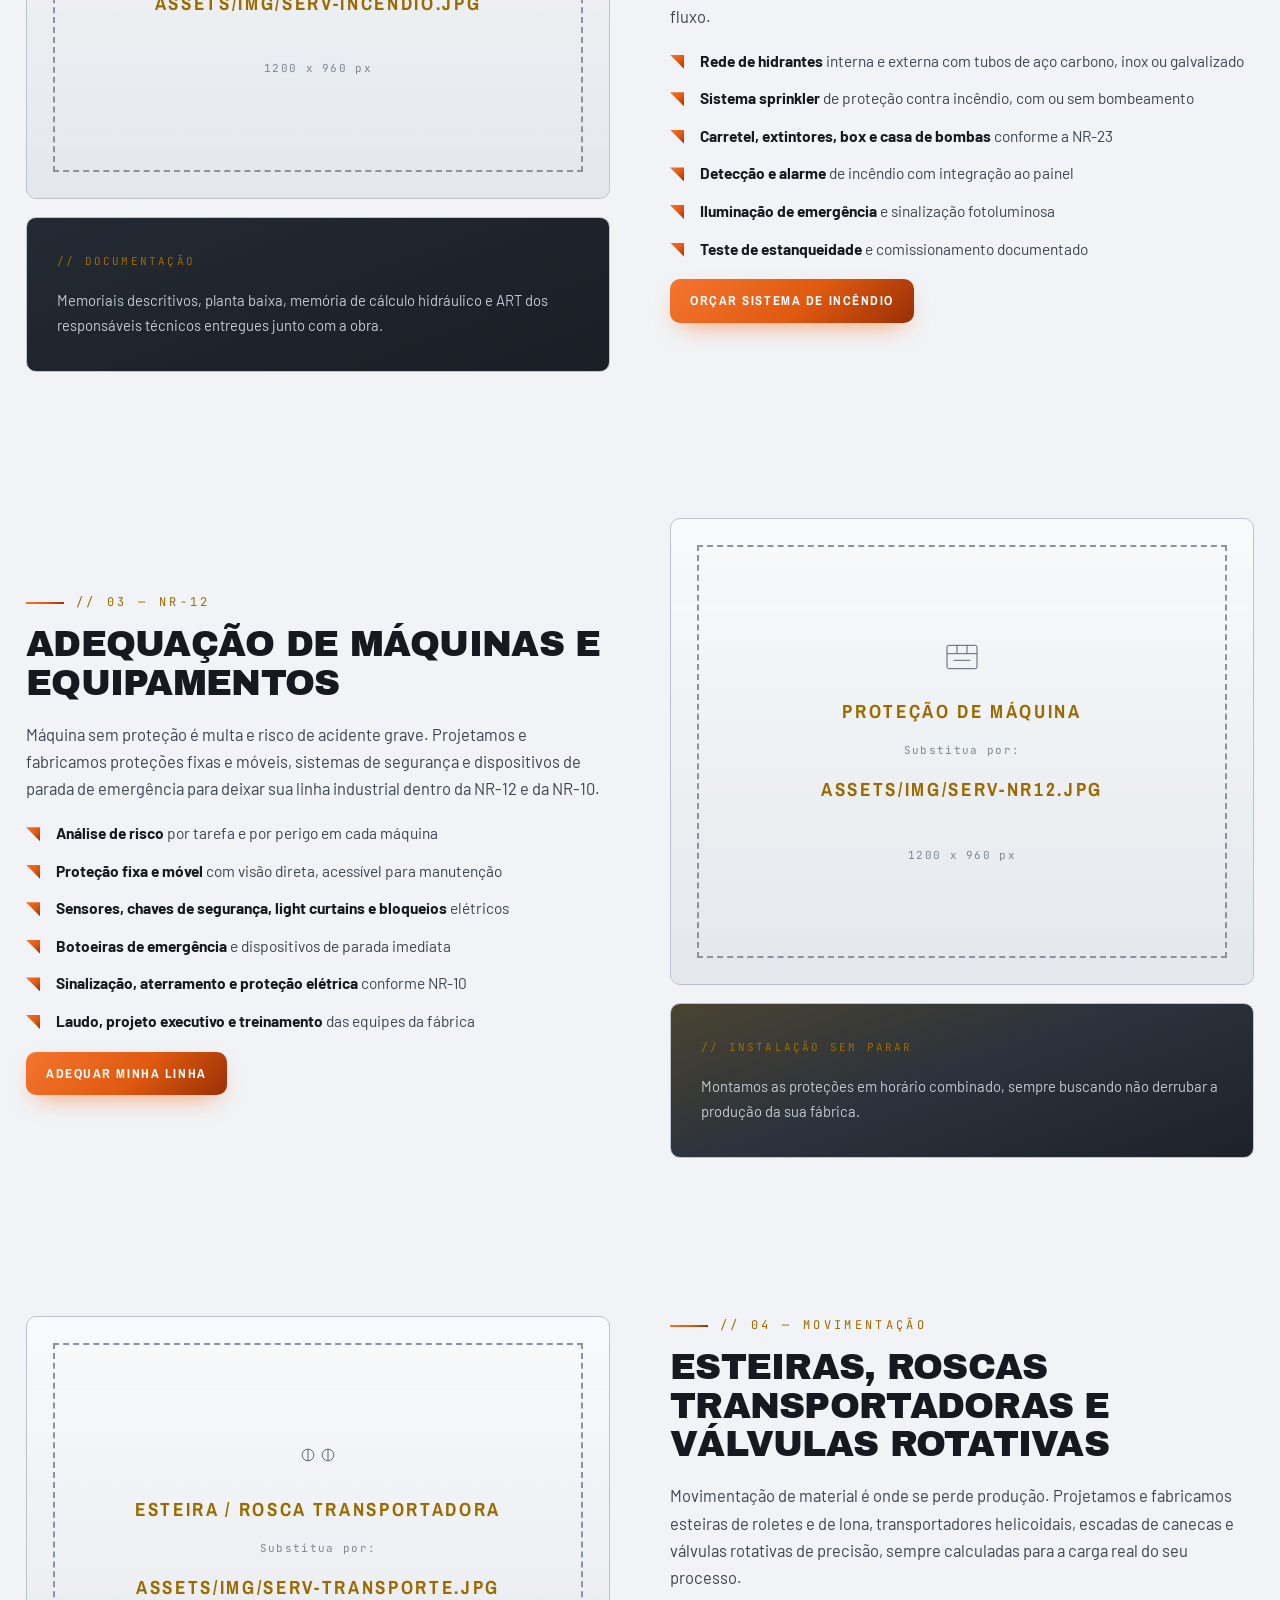
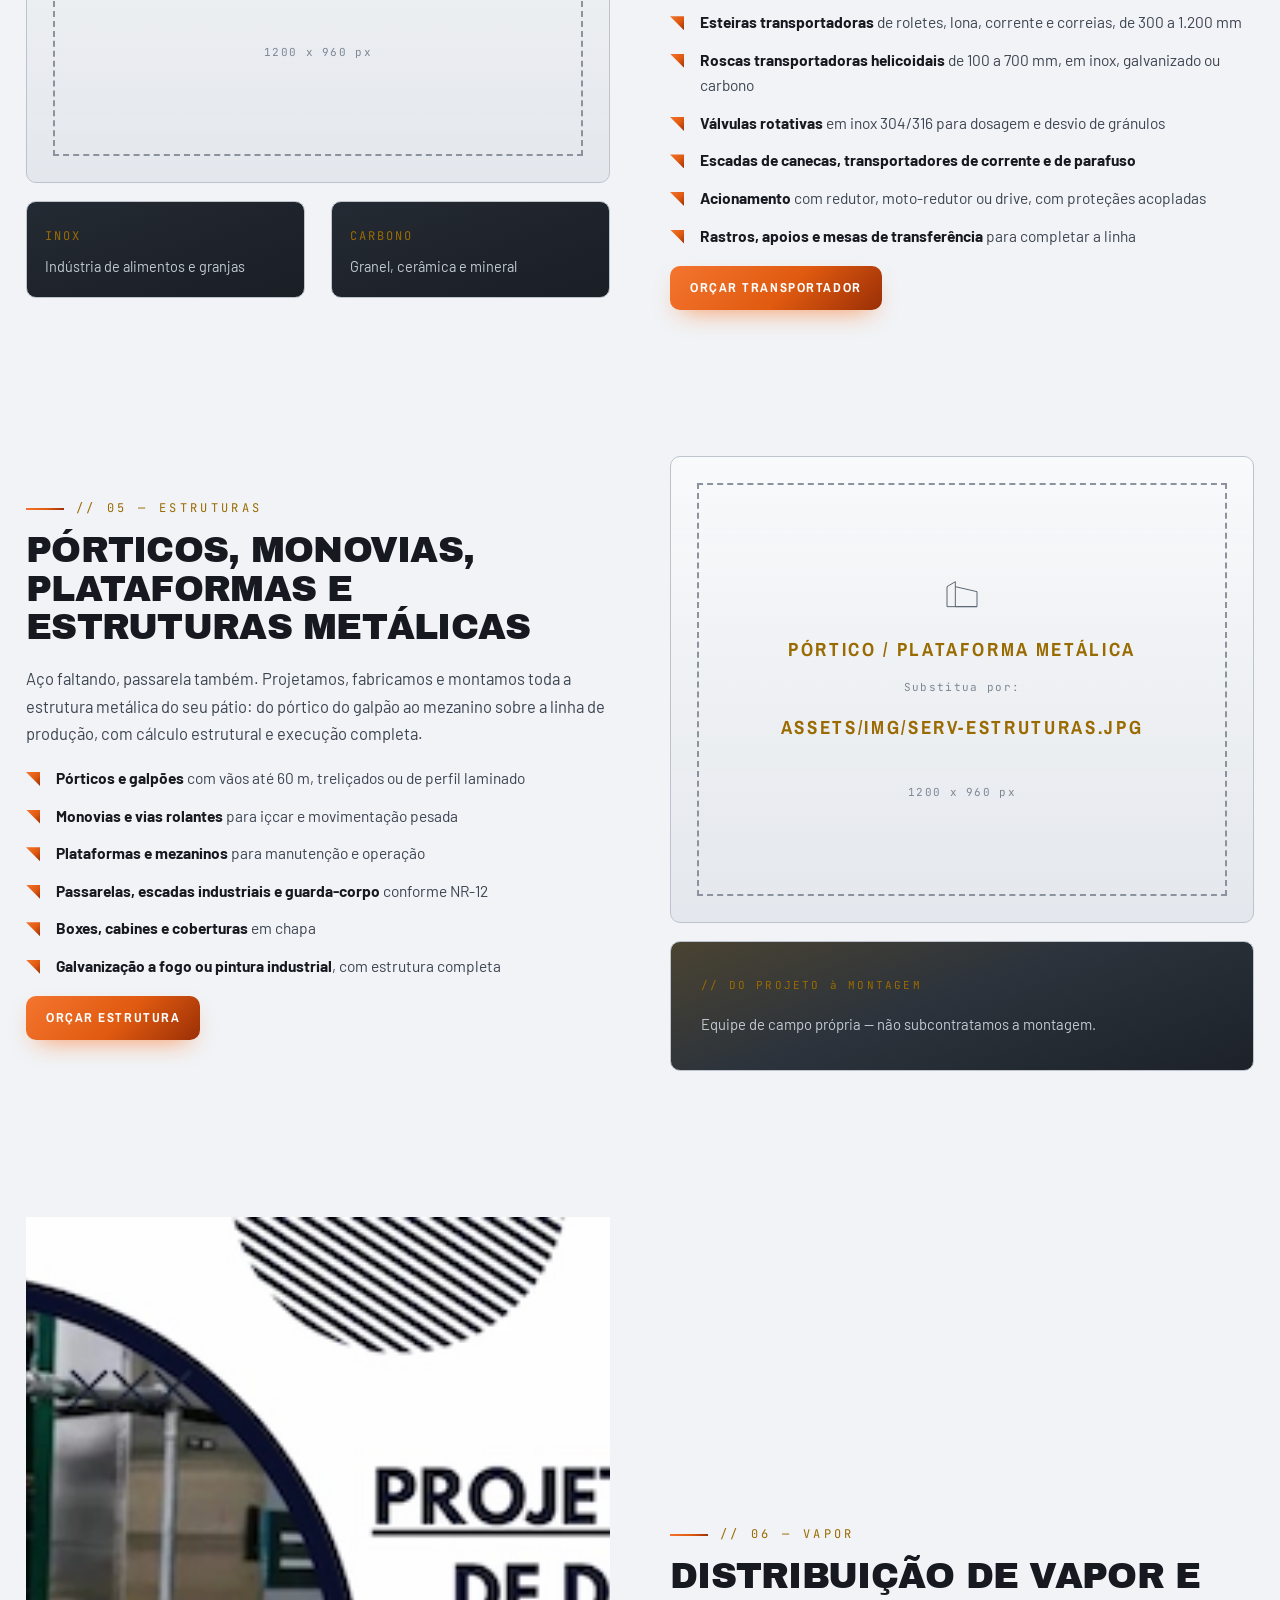
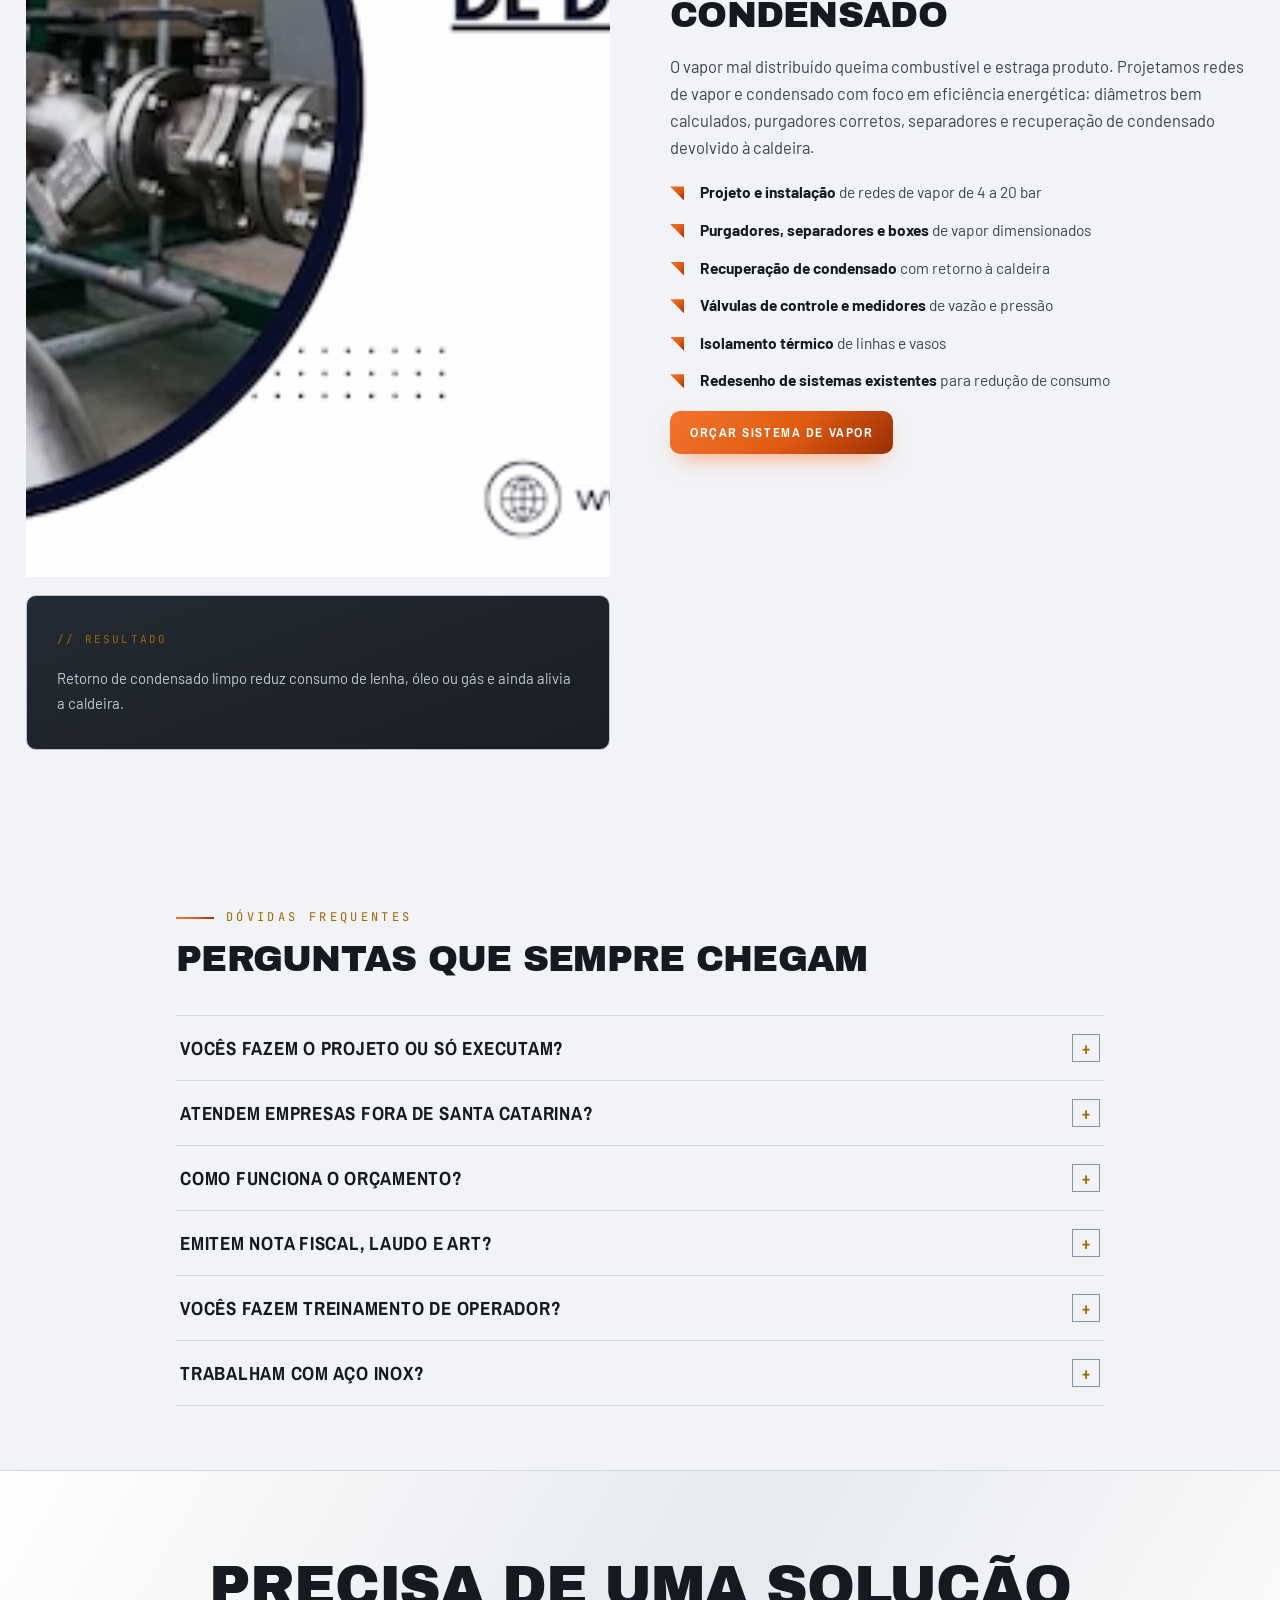
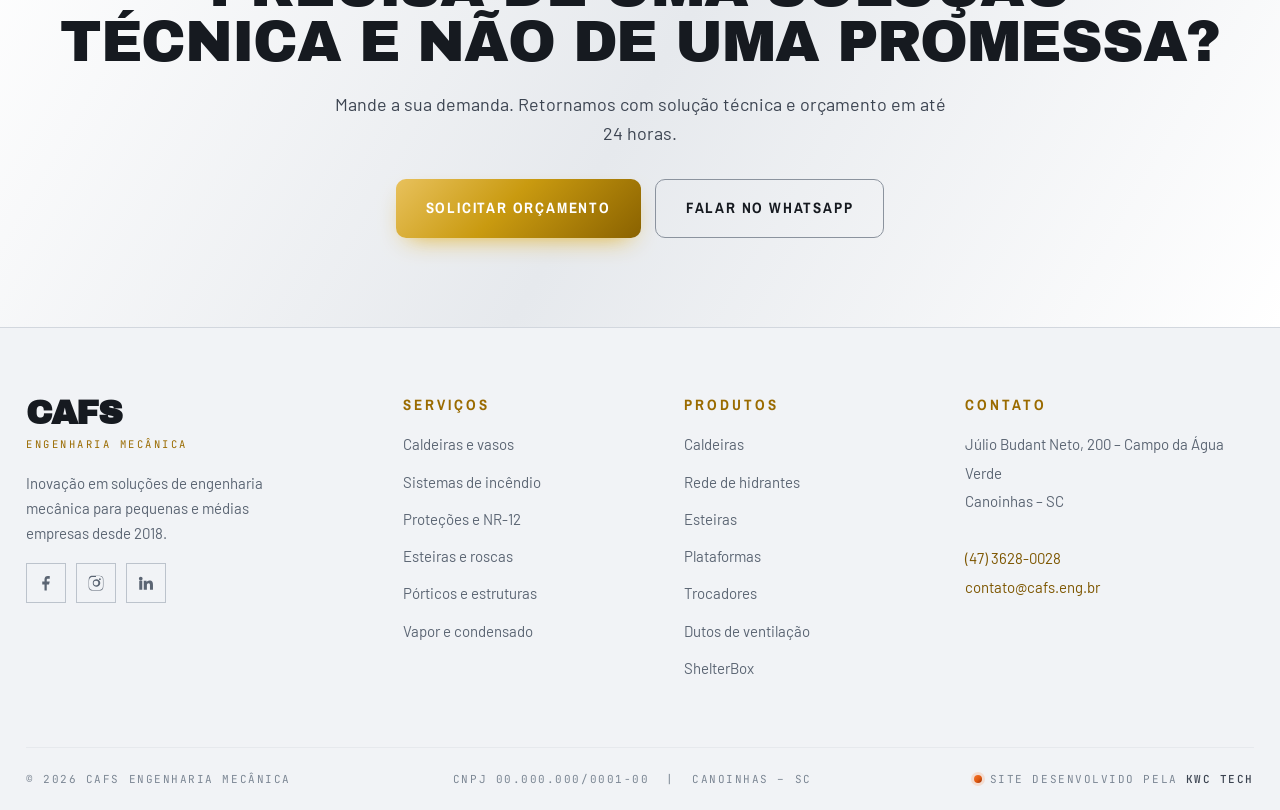
<file: servicos.html>
<!DOCTYPE html>
<html lang="pt-BR">
<head>
<meta charset="UTF-8">
<meta name="viewport" content="width=device-width, initial-scale=1">
<title>Serviços | CAFS Engenharia Mecânica</title>
<meta name="description" content="Caldeiras e vasos de pressão, sistemas de incêndio, adequação NR-12, esteiras e roscas transportadoras, pórticos, monovias e vapor e condensado.">
<meta name="theme-color" content="#12151a">
<link rel="preconnect" href="https://fonts.googleapis.com">
<link rel="preconnect" href="https://fonts.gstatic.com" crossorigin>
<link href="https://fonts.googleapis.com/css2?family=Archivo+Black&family=Archivo+Narrow:wght@500;600;700&family=Barlow:wght@400;500;600;700&family=JetBrains+Mono:wght@400;500&display=swap" rel="stylesheet">
<link rel="icon" href="assets/img/favicon.svg" type="image/svg+xml">
<link rel="stylesheet" href="assets/css/style.css">
</head>
<body>


<header class="nav">
  <div class="wrap">
    <a class="brand" href="index.html" aria-label="CAFS Engenharia Mec&acirc;nica &mdash; p&aacute;gina inicial">
      <img class="brand__name" src="assets/img/logo-nome.svg" alt="CAFS Engenharia Mec&acirc;nica" decoding="async" fetchpriority="high">
    </a>

    <nav class="menu" id="menu">
      <a href="index.html">In&iacute;cio</a>
      <a href="quem-somos.html">Quem Somos</a>
      <a href="produtos.html">Produtos</a>
      <a href="servicos.html">Servi&ccedil;os</a>
      <a href="shelter-box.html">ShelterBox</a>
      <a href="contato.html">Contato</a>
      <a class="btn btn--sm btn--gold" href="contato.html#orcamento">Or&ccedil;amento</a>
    </nav>
    <div class="nav__cta">
      <a class="btn btn--sm btn--gold" href="contato.html#orcamento">Solicitar or&ccedil;amento</a>
      <button class="themetog" id="themetog" type="button" aria-label="Alternar tema claro e escuro" title="Alternar tema"><svg class="ico-lua" viewBox="0 0 24 24" aria-hidden="true"><path d="M20.5 14.3A8.5 8.5 0 1 1 9.7 3.5a7 7 0 0 0 10.8 10.8z"/></svg><svg class="ico-sol" viewBox="0 0 24 24" aria-hidden="true"><circle cx="12" cy="12" r="4.4"/><path d="M12 1.8v2.6M12 19.6v2.6M1.8 12h2.6M19.6 12h2.6M4.8 4.8l1.9 1.9M17.3 17.3l1.9 1.9M19.2 4.8l-1.9 1.9M6.7 17.3l-1.9 1.9"/></svg></button>
      <button class="burger" id="burger" aria-label="Abrir menu"><i></i><i></i><i></i></button>
    </div>
  </div>
</header>

<section class="phead">
  <div class="wrap">
    <p class="crumb"><a href="index.html">In&iacute;cio</a><span>/</span>Servi&ccedil;os</p>
    <h1>Engenharia mec&acirc;nica<br><span class="hl-sf">de ponta a ponta</span></h1>
    <p class="lead">
      Seis &aacute;reas de atu&ccedil;&atilde;o, um &uacute;nico time. Do projeto &agrave; fabrica&ccedil;&atilde;o,
      da instala&ccedil;&atilde;o ao treinamento do operador.
    </p>
  </div>
</section>

<!-- ============ CALDEIRAS ============ -->
<section class="sec" id="caldeiras">
  <div class="wrap">
    <div class="split">
      <div class="reveal">
        <p class="eyebrow">// 01 &mdash; Caldeiras</p>
        <h2 class="h2">Caldeiras, vasos de press&atilde;o e <span class="hl">opera&ccedil;&atilde;o segura</span></h2>
        <p class="txt" style="margin-bottom:var(--sp-3)">
          Fabricamos caldeiras de vapor, vasos de press&atilde;o, refervedores e trocadores de calor,
          e tamb&eacute;m fazemos a inspe&ccedil;&atilde;o, a manuten&ccedil;&atilde;o e o treinamento de operadores
          habilitados. Cada equipamento sai da oficina com mem&oacute;ria de c&aacute;lculo, procedimento de
          soldagem qualificado e ensaio de estanqueidade.
        </p>
        <ul class="ticks">
          <li><b>Caldeiras geradoras e vapor&aacute;veis</b> de 1 a 20 bar, a óleo, gás natural, lenha ou el&eacute;tricas</li>
          <li><b>Vasos de press&atilde;o, autoclaves e reatores</b> conforme ASME VIII e NR-13</li>
          <li><b>Inspe&ccedil;&atilde;o e manuten&ccedil;&atilde;o</b> de caldeiras existentes, com laudo t&eacute;cnico</li>
          <li><b>Treinamento de operador de caldeira</b> e de solo para opera&ccedil;&atilde;o segura</li>
          <li><b>Automata&ccedil;&atilde;o de queima</b> e controle de n&iacute;vel, com painel el&eacute;trico</li>
        </ul>
        <div style="display:flex;gap:12px;flex-wrap:wrap;margin-top:var(--sp-3)">
          <a class="btn btn--sm" data-wa="Olá! Preciso de orçamento de caldeira / vaso de pressão.">Or&ccedil;ar caldeira</a>
          <a class="btn btn--sm btn--ghost" href="produtos.html#grade">Ver modelos</a>
        </div>
      </div>
      <div class="reveal d2">
        <div class="slots">
          <div class="slots__in"><div>
            <svg viewBox="0 0 48 48"><rect x="14" y="6" width="20" height="36" rx="6"/><path d="M20 14h8M20 22h8M20 30h4"/></svg>
            <b>Caldeira / vaso de press&atilde;o</b>
            <small>Substitua por:<br><b style="color:var(--gold-400)">assets/img/serv-caldeira.jpg</b><br>1200 x 960 px</small>
          </div></div>
        </div>
        <div class="grid g2" style="margin-top:var(--sp-3)">
          <div class="panel panel--gold" style="padding:var(--sp-3) var(--sp-3)"><span class="mono" style="color:var(--gold-400)">NORMAS</span><p style="margin:8px 0 0;font-size:14.5px;color:var(--steel-200)">NR-13 &bull; ASME VIII &bull; SP-160 &bull; NBR 13434</p></div>
          <div class="panel" style="padding:var(--sp-3) var(--sp-3)"><span class="mono" style="color:var(--gold-400)">PRAZO</span><p style="margin:8px 0 0;font-size:14.5px;color:var(--steel-200)">Or&ccedil;amento em at&eacute; 24h &bull; fabrica&ccedil;&atilde;o pr&oacute;pria</p></div>
        </div>
      </div>
    </div>
  </div>
</section>

<!-- ============ INCÊNDIO ============ -->
<section class="sec" id="incendio">
  <div class="wrap">
    <div class="split" style="direction:rtl">
      <div class="reveal" style="direction:ltr">
        <p class="eyebrow">// 02 &mdash; Inc&ecirc;ndio</p>
        <h2 class="h2">Sistemas preventivos e <span class="hl">rede de hidrantes</span></h2>
        <p class="txt" style="margin-bottom:var(--sp-3)">
          Projetamos e instalamos sistemas de prote&ccedil;&atilde;o contra inc&ecirc;ndio para ind&uacute;strias, galp&otilde;es
          e unidades com risco de inc&ecirc;ndio, do projeto &agrave; instala&ccedil;&atilde;o, incluindo
          mem&oacute;rial descritivo, aprova&ccedil;&atilde;o junto &agrave; Defesa Civil e os testes de estanqueidade e fluxo.
        </p>
        <ul class="ticks">
          <li><b>Rede de hidrantes</b> interna e externa com tubos de a&ccedil;o carbono, inox ou galvalizado</li>
          <li><b>Sistema sprinkler</b> de prote&ccedil;&atilde;o contra inc&ecirc;ndio, com ou sem bombeamento</li>
          <li><b>Carretel, extintores, box e casa de bombas</b> conforme a NR-23</li>
          <li><b>Detec&ccedil;&atilde;o e alarme</b> de inc&ecirc;ndio com integra&ccedil;&atilde;o ao painel</li>
          <li><b>Ilumina&ccedil;&atilde;o de emerg&ecirc;ncia</b> e sinaliza&ccedil;&atilde;o fotoluminosa</li>
          <li><b>Teste de estanqueidade</b> e comissionamento documentado</li>
        </ul>
        <div style="display:flex;gap:12px;flex-wrap:wrap;margin-top:var(--sp-3)">
          <a class="btn btn--sm" data-wa="Olá! Preciso de um sistema preventivo de incêndio para minha fábrica.">Or&ccedil;ar sistema de inc&ecirc;ndio</a>
        </div>
      </div>
      <div class="reveal d2" style="direction:ltr">
        <div class="slots">
          <div class="slots__in"><div>
            <svg viewBox="0 0 48 48"><path d="M24 6s10 9 10 18a10 10 0 0 1-20 0c0-9 10-18 10-18z"/><path d="M16 28h16M18 36h12"/></svg>
            <b>Rede de hidrantes / sprinkler</b>
            <small>Substitua por:<br><b style="color:var(--gold-400)">assets/img/serv-incendio.jpg</b><br>1200 x 960 px</small>
          </div></div>
        </div>
        <div class="panel panel--dark" style="margin-top:var(--sp-3)">
          <span class="panel__num">// DOCUMENTA&Ccedil;&Atilde;O</span>
          <p style="margin:0;font-size:14.8px;color:var(--steel-200)">
            Memoriais descritivos, planta baixa, mem&oacute;ria de c&aacute;lculo hidr&aacute;ulico e ART dos
            respons&aacute;veis t&eacute;cnicos entregues junto com a obra.
          </p>
        </div>
      </div>
    </div>
  </div>
</section>

<!-- ============ NR-12 ============ -->
<section class="sec" id="nr12">
  <div class="wrap">
    <div class="split">
      <div class="reveal">
        <p class="eyebrow">// 03 &mdash; NR-12</p>
        <h2 class="h2">Adequa&ccedil;&atilde;o de m&aacute;quinas e <span class="hl-sf">equipamentos</span></h2>
        <p class="txt" style="margin-bottom:var(--sp-3)">
          M&aacute;quina sem prote&ccedil;&atilde;o &eacute; multa e risco de acidente grave. Projetamos e fabricamos
          prote&ccedil;&otilde;es fixas e m&oacute;veis, sistemas de seguran&ccedil;a e dispositivos de parada de
          emerg&ecirc;ncia para deixar sua linha industrial dentro da NR-12 e da NR-10.
        </p>
        <ul class="ticks">
          <li><b>An&aacute;lise de risco</b> por tarefa e por perigo em cada m&aacute;quina</li>
          <li><b>Prote&ccedil;&atilde;o fixa e m&oacute;vel</b> com vis&atilde;o direta, acess&iacute;vel para manuten&ccedil;&atilde;o</li>
          <li><b>Sensores, chaves de seguran&ccedil;a, light curtains e bloqueios</b> el&eacute;tricos</li>
          <li><b>Botoeiras de emerg&ecirc;ncia</b> e dispositivos de parada imediata</li>
          <li><b>Sinaliza&ccedil;&atilde;o, aterramento e prote&ccedil;&atilde;o el&eacute;trica</b> conforme NR-10</li>
          <li><b>Laudo, projeto executivo e treinamento</b> das equipes da f&aacute;brica</li>
        </ul>
        <div style="display:flex;gap:12px;flex-wrap:wrap;margin-top:var(--sp-3)">
          <a class="btn btn--sm" data-wa="Olá! Preciso adequar minhas máquinas à NR-12. Pode me enviar um orçamento?">Adequar minha linha</a>
        </div>
      </div>
      <div class="reveal d2">
        <div class="slots">
          <div class="slots__in"><div>
            <svg viewBox="0 0 48 48"><rect x="6" y="10" width="36" height="28" rx="2"/><path d="M6 20h36M18 10v10M30 10v10M14 28h20"/></svg>
            <b>Prote&ccedil;&atilde;o de m&aacute;quina</b>
            <small>Substitua por:<br><b style="color:var(--gold-400)">assets/img/serv-nr12.jpg</b><br>1200 x 960 px</small>
          </div></div>
        </div>
        <div class="panel panel--gold" style="margin-top:var(--sp-3)">
          <span class="panel__num">// INSTALA&Ccedil;&Atilde;O SEM PARAR</span>
          <p style="margin:0;font-size:14.8px;color:var(--steel-200)">
            Montamos as prote&ccedil;&otilde;es em hor&aacute;rio combinado, sempre buscando n&atilde;o derrubar a produ&ccedil;&atilde;o da sua f&aacute;brica.
          </p>
        </div>
      </div>
    </div>
  </div>
</section>

<!-- ============ TRANSPORTE ============ -->
<section class="sec" id="transporte">
  <div class="wrap">
    <div class="split" style="direction:rtl">
      <div class="reveal" style="direction:ltr">
        <p class="eyebrow">// 04 &mdash; Movimenta&ccedil;&atilde;o</p>
        <h2 class="h2">Esteiras, roscas transportadoras e <span class="hl">v&aacute;lvulas rotativas</span></h2>
        <p class="txt" style="margin-bottom:var(--sp-3)">
          Movimenta&ccedil;&atilde;o de material &eacute; onde se perde produ&ccedil;&atilde;o. Projetamos e fabricamos
          esteiras de roletes e de lona, transportadores helicoidais, escadas de canecas e v&aacute;lvulas
          rotativas de precis&atilde;o, sempre calculadas para a carga real do seu processo.
        </p>
        <ul class="ticks">
          <li><b>Esteiras transportadoras</b> de roletes, lona, corrente e correias, de 300 a 1.200 mm</li>
          <li><b>Roscas transportadoras helicoidais</b> de 100 a 700 mm, em inox, galvanizado ou carbono</li>
          <li><b>V&aacute;lvulas rotativas</b> em inox 304/316 para dosagem e desvio de gr&aacute;nulos</li>
          <li><b>Escadas de canecas, transportadores de corrente e de parafuso</b></li>
          <li><b>Acionamento</b> com redutor, moto-redutor ou drive, com prote&ccedil;&atilde;es acopladas</li>
          <li><b>Rastros, apoios e mesas de transfer&ecirc;ncia</b> para completar a linha</li>
        </ul>
        <div style="display:flex;gap:12px;flex-wrap:wrap;margin-top:var(--sp-3)">
          <a class="btn btn--sm" data-wa="Olá! Preciso de um transportador (esteira ou rosca) sob medida.">Or&ccedil;ar transportador</a>
        </div>
      </div>
      <div class="reveal d2" style="direction:ltr">
        <div class="slots">
          <div class="slots__in"><div>
            <svg viewBox="0 0 48 48"><circle cx="12" cy="24" r="7"/><circle cx="36" cy="24" r="7"/><path d="M12 17v14M36 17v14"/></svg>
            <b>Esteira / rosca transportadora</b>
            <small>Substitua por:<br><b style="color:var(--gold-400)">assets/img/serv-transporte.jpg</b><br>1200 x 960 px</small>
          </div></div>
        </div>
        <div class="grid g2" style="margin-top:var(--sp-3)">
          <div class="panel panel--dark" style="padding:var(--sp-3) var(--sp-3)"><span class="mono" style="color:var(--gold-400)">INOX</span><p style="margin:8px 0 0;font-size:14.5px;color:var(--steel-200)">Ind&uacute;stria de alimentos e granjas</p></div>
          <div class="panel panel--dark" style="padding:var(--sp-3) var(--sp-3)"><span class="mono" style="color:var(--gold-400)">CARBONO</span><p style="margin:8px 0 0;font-size:14.5px;color:var(--steel-200)">Granel, cer&acirc;mica e mineral</p></div>
        </div>
      </div>
    </div>
  </div>
</section>

<!-- ============ ESTRUTURAS ============ -->
<section class="sec" id="estruturas">
  <div class="wrap">
    <div class="split">
      <div class="reveal">
        <p class="eyebrow">// 05 &mdash; Estruturas</p>
        <h2 class="h2">P&oacute;rticos, monovias, plataformas e <span class="hl-sf">estruturas met&aacute;licas</span></h2>
        <p class="txt" style="margin-bottom:var(--sp-3)">
          A&ccedil;o faltando, passarela tamb&eacute;m. Projetamos, fabricamos e montamos toda a estrutura
          met&aacute;lica do seu p&aacute;tio: do p&oacute;rtico do galp&atilde;o ao mezanino sobre a linha de produ&ccedil;&atilde;o,
          com c&aacute;lculo estrutural e execu&ccedil;&atilde;o completa.
        </p>
        <ul class="ticks">
          <li><b>P&oacute;rticos e galp&otilde;es</b> com v&atilde;os at&eacute; 60 m, treli&ccedil;ados ou de perfil laminado</li>
          <li><b>Monovias e vias rolantes</b> para i&ccedil;car e movimentação pesada</li>
          <li><b>Plataformas e mezaninos</b> para manuten&ccedil;&atilde;o e opera&ccedil;&atilde;o</li>
          <li><b>Passarelas, escadas industriais e guarda-corpo</b> conforme NR-12</li>
          <li><b>Boxes, cabines e coberturas</b> em chapa</li>
          <li><b>Galvaniza&ccedil;&atilde;o a fogo ou pintura industrial</b>, com estrutura completa</li>
        </ul>
        <div style="display:flex;gap:12px;flex-wrap:wrap;margin-top:var(--sp-3)">
          <a class="btn btn--sm" data-wa="Olá! Preciso de uma estrutura metálica (pórtico, plataforma ou mezanino).">Or&ccedil;ar estrutura</a>
        </div>
      </div>
      <div class="reveal d2">
        <div class="slots">
          <div class="slots__in"><div>
            <svg viewBox="0 0 48 48"><path d="M6 38V14l10-6v30M16 38h26V20L16 14"/><path d="M6 38h36"/></svg>
            <b>P&oacute;rtico / plataforma met&aacute;lica</b>
            <small>Substitua por:<br><b style="color:var(--gold-400)">assets/img/serv-estruturas.jpg</b><br>1200 x 960 px</small>
          </div></div>
        </div>
        <div class="panel panel--gold" style="margin-top:var(--sp-3)">
          <span class="panel__num">// DO PROJETO &agrave; MONTAGEM</span>
          <p style="margin:0;font-size:14.8px;color:var(--steel-200)">
           Equipe de campo pr&oacute;pria &mdash; n&atilde;o subcontratamos a montagem.
          </p>
        </div>
      </div>
    </div>
  </div>
</section>

<!-- ============ VAPOR ============ -->
<section class="sec" id="vapor">
  <div class="wrap">
    <div class="split" style="direction:rtl">
      <div class="reveal" style="direction:ltr">
        <p class="eyebrow">// 06 &mdash; Vapor</p>
        <h2 class="h2">Distribui&ccedil;&atilde;o de vapor e <span class="hl">condensado</span></h2>
        <p class="txt" style="margin-bottom:var(--sp-3)">
          O vapor mal distribu&iacute;do queima combust&iacute;vel e estraga produto. Projetamos redes de vapor
          e condensado com foco em efici&ecirc;ncia energ&eacute;tica: di&acirc;metros bem calculados,
          purgadores corretos, separadores e recupera&ccedil;&atilde;o de condensado devolvido &agrave; caldeira.
        </p>
        <ul class="ticks">
          <li><b>Projeto e instala&ccedil;&atilde;o</b> de redes de vapor de 4 a 20 bar</li>
          <li><b>Purgadores, separadores e boxes</b> de vapor dimensionados</li>
          <li><b>Recupera&ccedil;&atilde;o de condensado</b> com retorno &agrave; caldeira</li>
          <li><b>V&aacute;lvulas de controle e medidores</b> de vaz&atilde;o e press&atilde;o</li>
          <li><b>Isolamento t&eacute;rmico</b> de linhas e vasos</li>
          <li><b>Redesenho de sistemas existentes</b> para redu&ccedil;&atilde;o de consumo</li>
        </ul>
        <div style="display:flex;gap:12px;flex-wrap:wrap;margin-top:var(--sp-3)">
          <a class="btn btn--sm" data-wa="Olá! Quero otimizar meu sistema de vapor e condensado.">Or&ccedil;ar sistema de vapor</a>
        </div>
      </div>
      <div class="reveal d2" style="direction:ltr">
        <div class="slots" style="padding:0;border:0;clip-path:none;background:none;aspect-ratio:auto"><img src="assets/img/serv-vapor.webp" alt="Sistema de distribui&ccedil;&atilde;o de vapor e condensado" style="width:100%;aspect-ratio:5/4;object-fit:cover" loading="lazy" decoding="async" width="1200" height="960"></div>
        <div class="panel panel--dark" style="margin-top:var(--sp-3)">
          <span class="panel__num">// RESULTADO</span>
          <p style="margin:0;font-size:14.8px;color:var(--steel-200)">
            Retorno de condensado limpo reduz consumo de lenha, &oacute;leo ou g&aacute;s e ainda alivia a caldeira.
          </p>
        </div>
      </div>
    </div>
  </div>
</section>

<!-- ============ FAQ ============ -->
<section class="sec sec--tight" id="faq">
  <div class="wrap wrap--narrow">
    <p class="eyebrow reveal">D&oacute;vidas frequentes</p>
    <h2 class="h2 reveal" style="margin-bottom:var(--sp-5)">Perguntas que sempre chegam</h2>
    <div class="acc reveal">
      <div class="acc__item">
        <button class="acc__q" type="button">Voc&ecirc;s fazem o projeto ou s&oacute; executam?<i>+</i></button>
        <div class="acc__a"><p>Fazemos os dois. A equipe t&eacute;cnica visita a planta, levanta as condi&ccedil;&otilde;es de contorno, desenvolve o projeto e emite o or&ccedil;amento. Com a sua aprova&ccedil;&atilde;o, fabricamos e instalamos com a pr&oacute;pria equipe de campo.</p></div>
      </div>
      <div class="acc__item">
        <button class="acc__q" type="button">Atendem empresas fora de Santa Catarina?<i>+</i></button>
        <div class="acc__a"><p>Sim. Atendemos todo o Brasil. Projetos e configura&ccedil;&atilde;o de equipamentos s&atilde;o feitos por telefone e por e-mail; a viagem t&eacute;cnica e a instala&ccedil;&atilde;o s&atilde;o or&ccedil;adas no or&ccedil;amento.</p></div>
      </div>
      <div class="acc__item">
        <button class="acc__q" type="button">Como funciona o or&ccedil;amento?<i>+</i></button>
        <div class="acc__a"><p>Voc&ecirc; envia a descri&ccedil;&atilde;o, a medida ou as fotos. N&oacute;s devolvemos a proposta t&eacute;cnica com escopo, prazo e pre&ccedil;o em at&eacute; 24 horas. Em projetos maiores, fazemos a visita t&eacute;cnica sem custo.</p></div>
      </div>
      <div class="acc__item">
        <button class="acc__q" type="button">Emitem nota fiscal, laudo e ART?<i>+</i></button>
        <div class="acc__a"><p>Sim. Todos os servi&ccedil;os e equipamentos saem com nota fiscal eletr&ocirc;nica. Para caldeiras, vasos e sistemas de inc&ecirc;ndio, entregamos os laudos t&eacute;cnicos e a ART dos respons&aacute;veis, al&eacute;m da mem&oacute;ria de c&aacute;lculo.</p></div>
      </div>
      <div class="acc__item">
        <button class="acc__q" type="button">Voc&ecirc;s fazem treinamento de operador?<i>+</i></button>
        <div class="acc__a"><p>Sim. Executamos o treinamento de operador de caldeira e o treinamento b&aacute;sico de solo para as equipes que operam equipamentos el&eacute;tricos, com registro e certificado.</p></div>
      </div>
      <div class="acc__item">
        <button class="acc__q" type="button">Trabalham com a&ccedil;o inox?<i>+</i></button>
        <div class="acc__a"><p>Sim. Fabricamos em a&ccedil;o carbono, a&ccedil;o galvanizado e a&ccedil;o inox (304 e 316), conforme o produto e o ambiente do processo. Para ind&uacute;stria de alimentos, emitimos os certificados de material.</p></div>
      </div>
    </div>
  </div>
</section>

<section class="cta">
  <div class="wrap">
    <h2>Precisa de uma solu&ccedil;&atilde;o<br><span class="hl">t&eacute;cnica</span> e n&atilde;o de uma promessa?</h2>
    <p class="lead" style="margin-inline:auto">Mande a sua demanda. Retornamos com solu&ccedil;&atilde;o t&eacute;cnica e or&ccedil;amento em at&eacute; 24 horas.</p>
    <div class="btn-row">
      <a class="btn btn--gold" href="contato.html#orcamento">Solicitar or&ccedil;amento</a>
      <a class="btn btn--ghost" data-wa="Olá! Vim pela página de serviços da CAFS.">Falar no WhatsApp</a>
    </div>
  </div>
</section>

<footer class="foot">
  <div class="wrap">
    <div class="foot__grid">
      <div>
        <a class="sig" href="index.html" style="margin-bottom:var(--sp-3)"><b>CAFS</b><span>Engenharia Mec&acirc;nica</span></a>
        <p style="color:var(--steel-300);font-size:15px;max-width:34ch;margin:0">Inova&ccedil;&atilde;o em solu&ccedil;&otilde;es de engenharia mec&acirc;nica para pequenas e m&eacute;dias empresas desde 2018.</p>
        <div class="socials">
          <a href="https://www.facebook.com/cafsengenharia" target="_blank" rel="noopener" aria-label="Facebook"><svg viewBox="0 0 24 24"><path d="M13 22v-8h3l1-4h-4V8c0-1.1.3-1.8 1.9-1.8H17V2.6C16.7 2.6 15.6 2.5 14.3 2.5 11.8 2.5 10 4.1 10 6.9V10H7v4h3v8h3z"/></svg></a>
          <a href="https://www.instagram.com/cafsengenharia/" target="_blank" rel="noopener" aria-label="Instagram"><svg viewBox="0 0 24 24"><path d="M12 2.2c3.2 0 3.6 0 4.9.1 1.2.1 1.8.3 2.2.4.6.2 1 .5 1.4.9.4.4.7.8.9 1.4.2.4.4 1 .4 2.2.1 1.3.1 1.7.1 4.9s0 3.6-.1 4.9c-.1 1.2-.3 1.8-.4 2.2-.2.6-.5 1-.9 1.4-.4.4-.8.7-1.4.9-.4.2-1 .4-2.2.4-1.3.1-1.7.1-4.9.1s-3.6 0-4.9-.1c-1.2-.1-1.8-.3-2.2-.4-.6-.2-1-.5-1.4-.9-.4-.4-.7-.8-.9-1.4-.2-.4-.4-1-.4-2.2C2.2 15.6 2.2 15.2 2.2 12s0-3.6.1-4.9c.1-1.2.3-1.8.4-2.2.2-.6.5-1 .9-1.4.4-.4.8-.7 1.4-.9.4-.2 1-.4 2.2-.4C8.4 2.2 8.8 2.2 12 2.2zm0 1.8c-3.1 0-3.5 0-4.7.1-1.1.1-1.7.2-2.1.4-.5.2-.9.4-1.2.8-.4.3-.6.7-.8 1.2-.1.4-.3 1-.4 2.1C2.7 8.5 2.7 8.9 2.7 12s0 3.5.1 4.7c.1 1.1.2 1.7.4 2.1.2.5.4.9.8 1.2.3.4.7.6 1.2.8.4.1 1 .3 2.1.4 1.2.1 1.6.1 4.7.1s3.5 0 4.7-.1c1.1-.1 1.7-.2 2.1-.4.5-.2.9-.4 1.2-.8.4-.3.6-.7.8-1.2.1-.4.3-1 .4-2.1.1-1.2.1-1.6.1-4.7s0-3.5-.1-4.7c-.1-1.1-.2-1.7-.4-2.1a3.2 3.2 0 0 0-.8-1.2 3.2 3.2 0 0 0-1.2-.8c-.4-.1-1-.3-2.1-.4-1.2-.1-1.6-.1-4.7-.1zm0 3.1a5 5 0 1 1 0 9.9 5 5 0 0 1 0-9.9zm0 1.8a3.2 3.2 0 1 0 0 6.4 3.2 3.2 0 0 0 0-6.4zm6.4-2a1.2 1.2 0 1 1-2.4 0 1.2 1.2 0 0 1 2.4 0z"/></svg></a>
          <a href="https://www.linkedin.com/company/cafs-engenharia-mec%C3%A2nica-ltda" target="_blank" rel="noopener" aria-label="LinkedIn"><svg viewBox="0 0 24 24"><path d="M4.98 3.5A2.5 2.5 0 1 0 5 8.5a2.5 2.5 0 0 0 0-5zM3 9h4v12H3zM9 9h3.8v1.7h.1c.5-1 1.8-2 3.7-2 4 0 4.7 2.6 4.7 6V21h-4v-5.6c0-1.3 0-3-1.9-3s-2.2 1.4-2.2 2.9V21H9z"/></svg></a>
        </div>
      </div>
      <div>
        <h4>Servi&ccedil;os</h4>
        <ul>
          <li><a href="servicos.html#caldeiras">Caldeiras e vasos</a></li>
          <li><a href="servicos.html#incendio">Sistemas de inc&ecirc;ndio</a></li>
          <li><a href="servicos.html#nr12">Prote&ccedil;&otilde;es e NR-12</a></li>
          <li><a href="servicos.html#transporte">Esteiras e roscas</a></li>
          <li><a href="servicos.html#estruturas">P&oacute;rticos e estruturas</a></li>
          <li><a href="servicos.html#vapor">Vapor e condensado</a></li>
        </ul>
      </div>
      <div>
        <h4>Produtos</h4>
        <ul>
          <li><a href="produtos.html#grade">Caldeiras</a></li>
          <li><a href="produtos.html#grade">Rede de hidrantes</a></li>
          <li><a href="produtos.html#grade">Esteiras</a></li>
          <li><a href="produtos.html#grade">Plataformas</a></li>
          <li><a href="produtos.html#grade">Trocadores</a></li>
          <li><a href="produtos.html#grade">Dutos de ventila&ccedil;&atilde;o</a></li>
          <li><a href="shelter-box.html">ShelterBox</a></li>
        </ul>
      </div>
      <div>
        <h4>Contato</h4>
        <address>
          J&uacute;lio Budant Neto, 200 &ndash; Campo da &Aacute;gua Verde<br>Canoinhas &ndash; SC<br><br>
          <a href="tel:+554736280028" style="color:var(--gold-300)">(47) 3628-0028</a><br>
          <a href="mailto:contato@cafs.eng.br" style="color:var(--gold-300)">contato@cafs.eng.br</a>
        </address>
      </div>
    </div>
    <div class="foot__bar">
      <span>&copy; <span data-ano>2026</span> CAFS Engenharia Mec&acirc;nica</span>
      <span>CNPJ 00.000.000/0001-00 &nbsp;|&nbsp; Canoinhas &ndash; SC</span>
      <span class="foot__dev">Site desenvolvido pela <b>KWC Tech</b></span>
    </div>
  </div>
</footer>

<a class="wafloat" data-wa="Olá! Vim pelo site da CAFS e gostaria de falar com um engenheiro." aria-label="Falar no WhatsApp">
  <svg viewBox="0 0 32 32"><path d="M16 3C8.8 3 3 8.8 3 16c0 2.3.6 4.5 1.7 6.4L3 29l6.8-1.8A13 13 0 1 0 16 3zm0 23.6c-2 0-3.9-.6-5.5-1.6l-.4-.2-4 1.1 1.1-3.9-.3-.4A10.6 10.6 0 1 1 16 26.6zm6-8c-.3-.2-2-.9-2.3-1-.3-.1-.5-.2-.8.2-.2.3-.9 1-1.1 1.2-.2.2-.4.2-.7.1a8.7 8.7 0 0 1-2.5-1.6A9.4 9.4 0 0 1 12.5 15c-.2-.3 0-.5.1-.6l.6-.7c.2-.2.2-.4.3-.6v-.6l-1-2.4c-.2-.6-.5-.5-.8-.5h-.6c-.2 0-.6.1-.9.4-.3.3-1.1 1.1-1.1 2.7s1.2 3.2 1.3 3.4c.2.2 2.3 3.5 5.6 4.9.8.3 1.4.5 1.9.7.8.2 1.5.2 2.1.1.6-.1 2-.8 2.3-1.6.3-.8.3-1.5.2-1.6-.1-.2-.3-.3-.6-.4z"/></svg>
  <span>Or&ccedil;amento</span>
</a>
<button class="totop" aria-label="Voltar ao topo">&#9650;</button>

<script src="assets/js/main.js" defer></script>
</body>
</html>
</file>
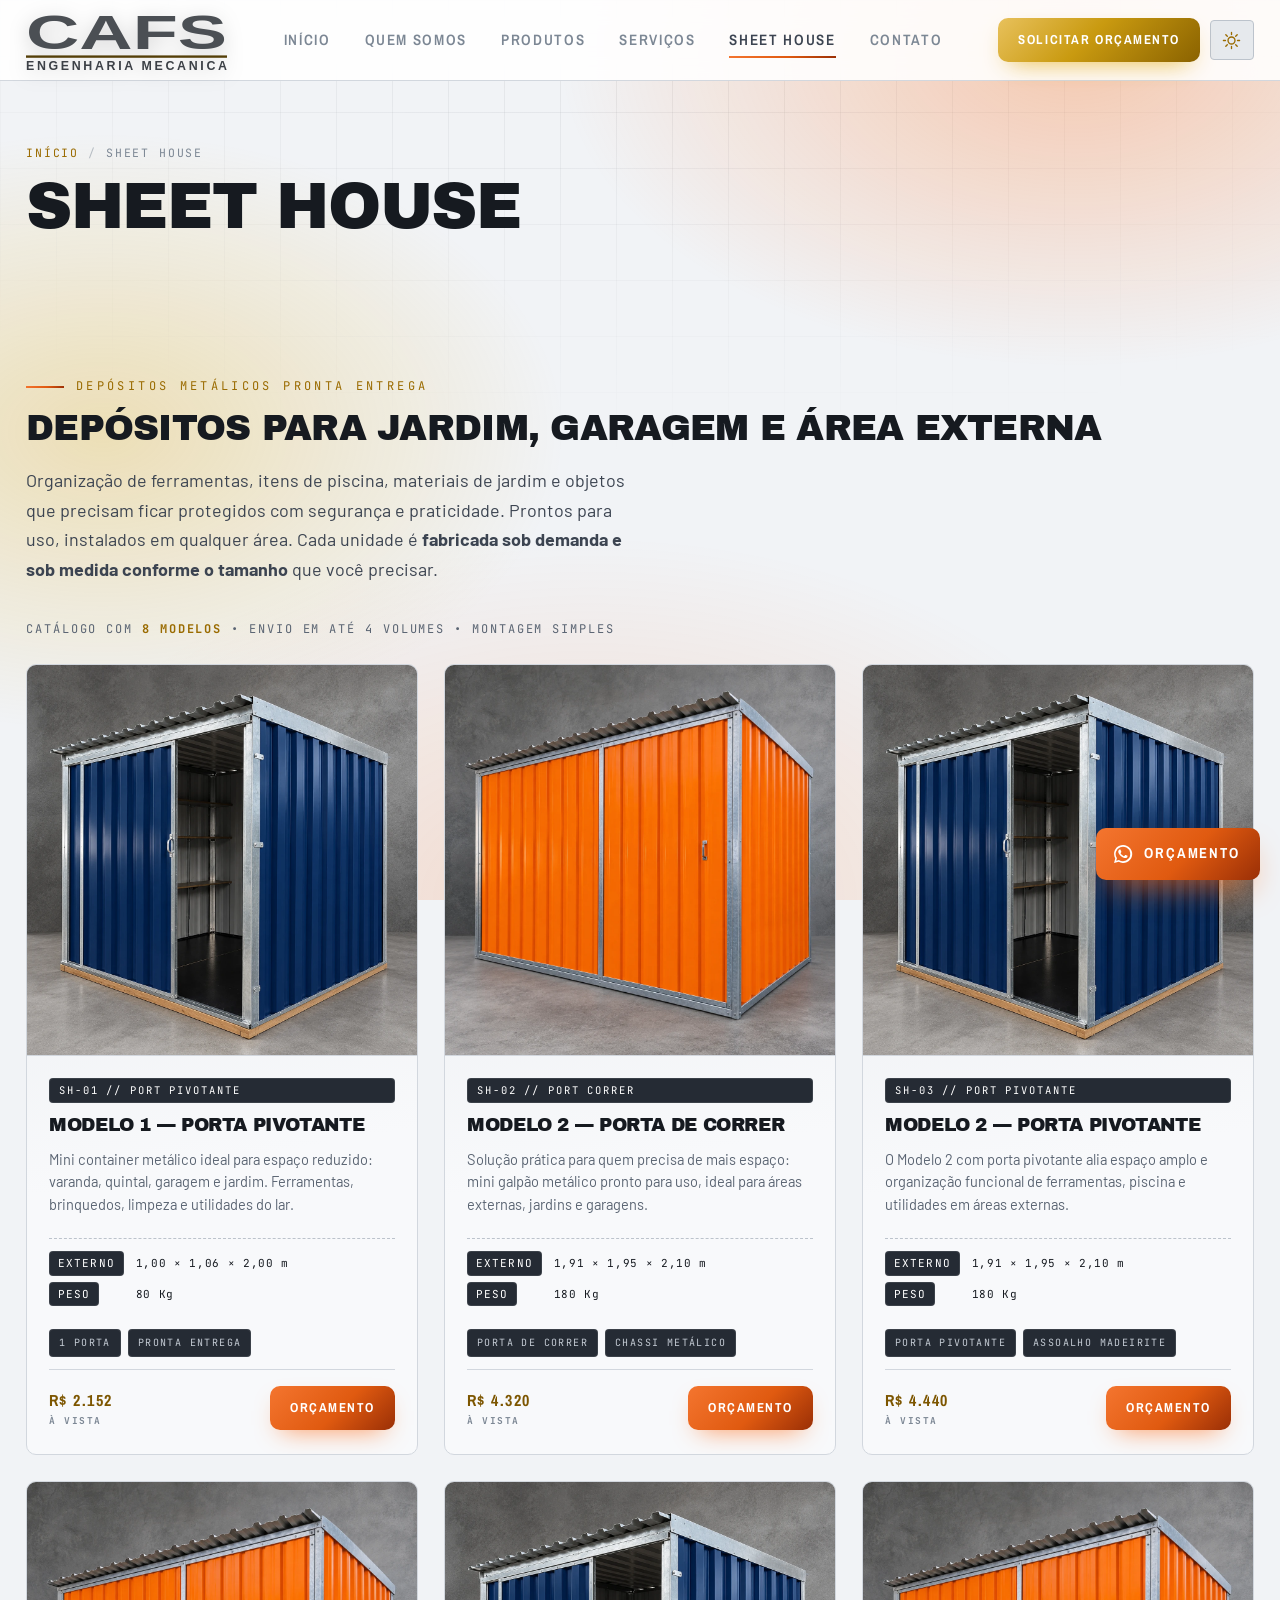
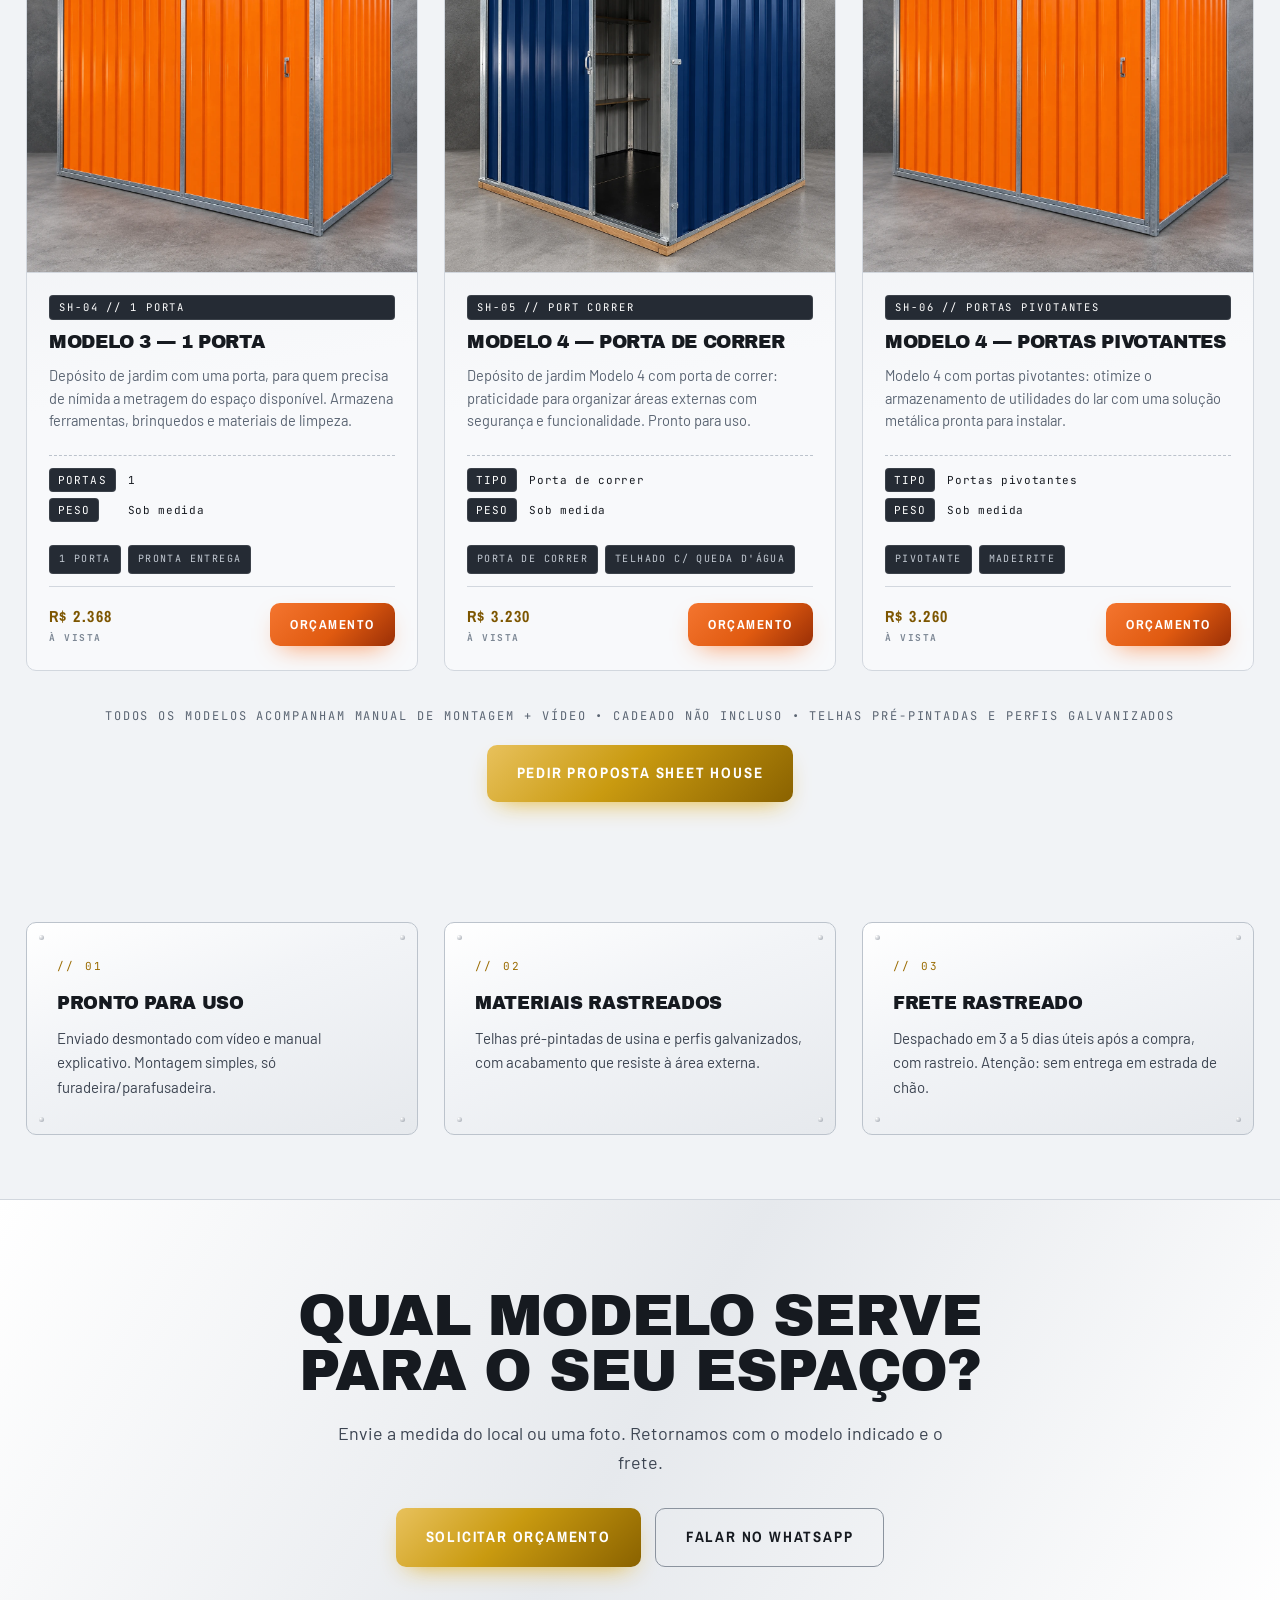
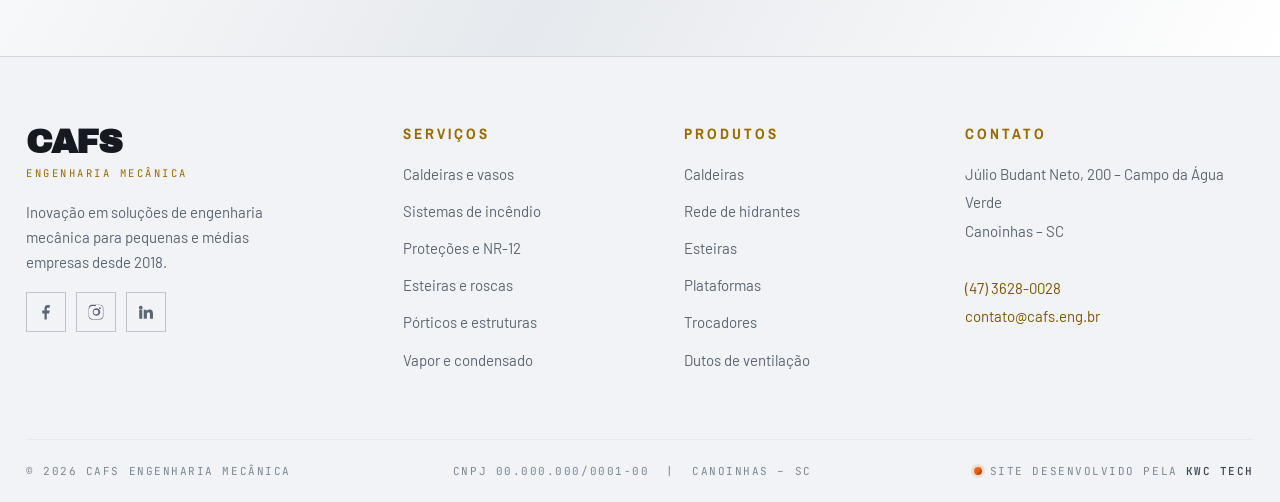
<file: sheet-house.html>
<!DOCTYPE html>
<html lang="pt-BR">
<head>
<meta charset="UTF-8">
<meta name="viewport" content="width=device-width, initial-scale=1">
<title>Sheet House | Dep&oacute;sitos Met&aacute;licos | CAFS Engenharia Mec&acirc;nica</title>
<meta name="description" content="Sheet House: dep&oacute;sitos met&aacute;licos prontos para uso — organiza&ccedil;&atilde;o de ferramentas, piscina, jardim e utilidades com praticidade e seguran&ccedil;a.">
<meta name="theme-color" content="#12151a">
<link rel="preconnect" href="https://fonts.googleapis.com">
<link rel="preconnect" href="https://fonts.gstatic.com" crossorigin>
<link href="https://fonts.googleapis.com/css2?family=Archivo+Black&family=Archivo+Narrow:wght@500;600;700&family=Barlow:wght@400;500;600;700&family=JetBrains+Mono:wght@400;500&display=swap" rel="stylesheet">
<link rel="icon" href="assets/img/favicon.svg" type="image/svg+xml">
<link rel="stylesheet" href="assets/css/style.css">
</head>
<body>

<header class="nav">
  <div class="wrap">
    <a class="brand" href="index.html" aria-label="CAFS Engenharia Mec&acirc;nica &mdash; p&aacute;gina inicial">
      <img class="brand__name" src="assets/img/logo-nome.svg" alt="CAFS Engenharia Mec&acirc;nica" decoding="async" fetchpriority="high">
    </a>

    <nav class="menu" id="menu">
      <a href="index.html">In&iacute;cio</a>
      <a href="quem-somos.html">Quem Somos</a>
      <a href="produtos.html">Produtos</a>
      <a href="servicos.html">Servi&ccedil;os</a>
      <a href="sheet-house.html">Sheet House</a>
      <a href="contato.html">Contato</a>
      <a class="btn btn--sm btn--gold" href="contato.html#orcamento">Or&ccedil;amento</a>
    </nav>
    <div class="nav__cta">
      <a class="btn btn--sm btn--gold" href="contato.html#orcamento">Solicitar or&ccedil;amento</a>
      <button class="themetog" id="themetog" type="button" aria-label="Alternar tema claro e escuro" title="Alternar tema"><svg class="ico-lua" viewBox="0 0 24 24" aria-hidden="true"><path d="M20.5 14.3A8.5 8.5 0 1 1 9.7 3.5a7 7 0 0 0 10.8 10.8z"/></svg><svg class="ico-sol" viewBox="0 0 24 24" aria-hidden="true"><circle cx="12" cy="12" r="4.4"/><path d="M12 1.8v2.6M12 19.6v2.6M1.8 12h2.6M19.6 12h2.6M4.8 4.8l1.9 1.9M17.3 17.3l1.9 1.9M19.2 4.8l-1.9 1.9M6.7 17.3l-1.9 1.9"/></svg></button>
      <button class="burger" id="burger" aria-label="Abrir menu"><i></i><i></i><i></i></button>
    </div>
  </div>
</header>

<section class="phead phead--slim">
  <div class="wrap">
    <p class="crumb"><a href="index.html">In&iacute;cio</a><span>/</span>Sheet House</p>
    <h1>Sheet <span class="hl">House</span></h1>
  </div>
</section>

<section class="sec sec--tight">
  <div class="wrap">
    <p class="eyebrow reveal">dep&oacute;sitos met&aacute;licos pronta entrega</p>
    <h2 class="h2 reveal" style="margin-bottom:var(--sp-3)">Dep&oacute;sitos para jardim, garagem e &aacute;rea externa</h2>
    <p class="lead reveal" style="margin-bottom:var(--sp-5)">
      Organiza&ccedil;&atilde;o de ferramentas, itens de piscina, materiais de jardim e objetos que precisam ficar
      protegidos com seguran&ccedil;a e praticidade. Prontos para uso, instalados em qualquer &aacute;rea.
      Cada unidade &eacute; <b>fabricada sob demanda e sob medida conforme o tamanho</b> que voc&ecirc; precisar.
    </p>

    <p class="mono toolbar__count" style="margin-bottom:var(--sp-4)">
      CAT&Aacute;LOGO COM <b style="color:var(--gold-400)">8 MODELOS</b> &bull; ENVIO EM AT&Eacute; 4 VOLUMES &bull; MONTAGEM SIMPLES
    </p>

    <div class="grid g3 grade" id="grade">

      <article class="cat reveal" data-code="SH-01">
        <div class="cat__media media--full"><span class="cat__zoom">AMPLIAR</span>
          <img src="assets/img/sheet-house/abrigo-azul-porta-aberta.webp" alt="SH-01" loading="lazy" decoding="async" style="width:100%;height:auto;display:block">
        </div>
        <div class="cat__body">
          <span class="cat__code">SH-01 // PORT PIVOTANTE</span>
          <h3>Modelo 1 &mdash; Porta Pivotante</h3>
          <p>Mini container met&aacute;lico ideal para espa&ccedil;o reduzido: varanda, quintal, garagem e jardim. Ferramentas, brinquedos, limpeza e utilidades do lar.</p>
          <dl class="cat__specs">
            <dt>Externo</dt><dd>1,00 &times; 1,06 &times; 2,00 m</dd>
            <dt>Peso</dt><dd>80 Kg</dd>
          </dl>
          <div class="cat__tags" style="display:flex;flex-wrap:wrap;gap:7px"><span class="tag">1 porta</span><span class="tag">Pronta entrega</span></div>
          <div class="cat__foot"><span class="cat__price">R$ 2.152<small>&agrave; vista</small></span><a class="btn btn--sm" data-wa="Olá! Tenho interesse no Sheet House Modelo 1 - Porta Pivotante. Pode me enviar a proposta?">Or&ccedil;amento</a></div>
        </div>
      </article>

      <article class="cat reveal d1" data-code="SH-02">
        <div class="cat__media media--full"><span class="cat__zoom">AMPLIAR</span>
          <img src="assets/img/sheet-house/abrigo-laranja-perspectiva.webp" alt="SH-02" loading="lazy" decoding="async" style="width:100%;height:auto;display:block">
        </div>
        <div class="cat__body">
          <span class="cat__code">SH-02 // PORT CORRER</span>
          <h3>Modelo 2 &mdash; Porta de Correr</h3>
          <p>Solu&ccedil;&atilde;o pr&aacute;tica para quem precisa de mais espa&ccedil;o: mini galp&atilde;o met&aacute;lico pronto para uso, ideal para &aacute;reas externas, jardins e garagens.</p>
          <dl class="cat__specs">
            <dt>Externo</dt><dd>1,91 &times; 1,95 &times; 2,10 m</dd>
            <dt>Peso</dt><dd>180 Kg</dd>
          </dl>
          <div class="cat__tags" style="display:flex;flex-wrap:wrap;gap:7px"><span class="tag">Porta de correr</span><span class="tag">Chassi met&aacute;lico</span></div>
          <div class="cat__foot"><span class="cat__price">R$ 4.320<small>&agrave; vista</small></span><a class="btn btn--sm" data-wa="Olá! Tenho interesse no Sheet House Modelo 2 - Porta de Correr. Pode me enviar a proposta?">Or&ccedil;amento</a></div>
        </div>
      </article>

      <article class="cat reveal d2" data-code="SH-03">
        <div class="cat__media media--full"><span class="cat__zoom">AMPLIAR</span>
          <img src="assets/img/sheet-house/abrigo-azul-porta-aberta.webp" alt="SH-03" loading="lazy" decoding="async" style="width:100%;height:auto;display:block">
        </div>
        <div class="cat__body">
          <span class="cat__code">SH-03 // PORT PIVOTANTE</span>
          <h3>Modelo 2 &mdash; Porta Pivotante</h3>
          <p>O Modelo 2 com porta pivotante alia espa&ccedil;o amplo e organiza&ccedil;&atilde;o funcional de ferramentas, piscina e utilidades em &aacute;reas externas.</p>
          <dl class="cat__specs">
            <dt>Externo</dt><dd>1,91 &times; 1,95 &times; 2,10 m</dd>
            <dt>Peso</dt><dd>180 Kg</dd>
          </dl>
          <div class="cat__tags" style="display:flex;flex-wrap:wrap;gap:7px"><span class="tag">Porta pivotante</span><span class="tag">Assoalho madeirite</span></div>
          <div class="cat__foot"><span class="cat__price">R$ 4.440<small>&agrave; vista</small></span><a class="btn btn--sm" data-wa="Olá! Tenho interesse no Sheet House Modelo 2 - Porta Pivotante. Pode me enviar a proposta?">Or&ccedil;amento</a></div>
        </div>
      </article>

      <article class="cat reveal d1" data-code="SH-04">
        <div class="cat__media media--full"><span class="cat__zoom">AMPLIAR</span>
          <img src="assets/img/sheet-house/abrigo-laranja-perspectiva.webp" alt="SH-04" loading="lazy" decoding="async" style="width:100%;height:auto;display:block">
        </div>
        <div class="cat__body">
          <span class="cat__code">SH-04 // 1 PORTA</span>
          <h3>Modelo 3 &mdash; 1 Porta</h3>
          <p>Dep&oacute;sito de jardim com uma porta, para quem precisa de n&iacute;mida a metragem do espa&ccedil;o dispon&iacute;vel. Armazena ferramentas, brinquedos e materiais de limpeza.</p>
          <dl class="cat__specs">
            <dt>Portas</dt><dd>1</dd>
            <dt>Peso</dt><dd>Sob medida</dd>
          </dl>
          <div class="cat__tags" style="display:flex;flex-wrap:wrap;gap:7px"><span class="tag">1 porta</span><span class="tag">Pronta entrega</span></div>
          <div class="cat__foot"><span class="cat__price">R$ 2.368<small>&agrave; vista</small></span><a class="btn btn--sm" data-wa="Olá! Tenho interesse no Sheet House Modelo 3 - 1 Porta. Pode me enviar a proposta?">Or&ccedil;amento</a></div>
        </div>
      </article>

      <article class="cat reveal d2" data-code="SH-05">
        <div class="cat__media media--full"><span class="cat__zoom">AMPLIAR</span>
          <img src="assets/img/sheet-house/abrigo-azul-porta-aberta.webp" alt="SH-05" loading="lazy" decoding="async" style="width:100%;height:auto;display:block">
        </div>
        <div class="cat__body">
          <span class="cat__code">SH-05 // PORT CORRER</span>
          <h3>Modelo 4 &mdash; Porta de Correr</h3>
          <p>Dep&oacute;sito de jardim Modelo 4 com porta de correr: praticidade para organizar &aacute;reas externas com seguran&ccedil;a e funcionalidade. Pronto para uso.</p>
          <dl class="cat__specs">
            <dt>Tipo</dt><dd>Porta de correr</dd>
            <dt>Peso</dt><dd>Sob medida</dd>
          </dl>
          <div class="cat__tags" style="display:flex;flex-wrap:wrap;gap:7px"><span class="tag">Porta de correr</span><span class="tag">Telhado c/ queda d'&aacute;gua</span></div>
          <div class="cat__foot"><span class="cat__price">R$ 3.230<small>&agrave; vista</small></span><a class="btn btn--sm" data-wa="Olá! Tenho interesse no Sheet House Modelo 4 - Porta de Correr. Pode me enviar a proposta?">Or&ccedil;amento</a></div>
        </div>
      </article>

      <article data-code="SH-06" class="cat reveal d3">
        <div class="cat__media media--full"><span class="cat__zoom">AMPLIAR</span>
          <img src="assets/img/sheet-house/abrigo-laranja-perspectiva.webp" alt="SH-06" loading="lazy" decoding="async" style="width:100%;height:auto;display:block">
        </div>
        <div class="cat__body">
          <span class="cat__code">SH-06 // PORTAS PIVOTANTES</span>
          <h3>Modelo 4 &mdash; Portas Pivotantes</h3>
          <p>Modelo 4 com portas pivotantes: otimize o armazenamento de utilidades do lar com uma solu&ccedil;&atilde;o met&aacute;lica pronta para instalar.</p>
          <dl class="cat__specs">
            <dt>Tipo</dt><dd>Portas pivotantes</dd>
            <dt>Peso</dt><dd>Sob medida</dd>
          </dl>
          <div class="cat__tags" style="display:flex;flex-wrap:wrap;gap:7px"><span class="tag">Pivotante</span><span class="tag">Madeirite</span></div>
          <div class="cat__foot"><span class="cat__price">R$ 3.260<small>&agrave; vista</small></span><a class="btn btn--sm" data-wa="Olá! Tenho interesse no Sheet House Modelo 4 - Portas Pivotantes. Pode me enviar a proposta?">Or&ccedil;amento</a></div>
        </div>
      </article>

    </div>

    <p class="mono centered spaced-top">
      Todos os modelos acompanham manual de montagem + v&iacute;deo &bull; cadeado n&atilde;o incluso &bull; telhas pr&eacute;-pintadas e perfis galvanizados
    </p>
    <div class="centered" style="margin-top:var(--sp-3)">
      <a class="btn btn--gold" data-wa="Olá! Quero montar uma proposta em Sheet House. Me envie opções e frete.">Pedir proposta Sheet House</a>
    </div>
  </div>
</section>

<section class="sec sec--tight">
  <div class="wrap">
    <div class="grid g3">
      <div class="panel reveal">
        <span class="panel__rivets"><i></i><i></i><i></i><i></i></span>
        <span class="panel__num">// 01</span>
        <h3 class="h3">Pronto para uso</h3>
        <p style="font-size:15px;color:var(--steel-200);margin:0">Enviado desmontado com v&iacute;deo e manual explicativo. Montagem simples, s&oacute; furadeira/parafusadeira.</p>
      </div>
      <div class="panel reveal d1">
        <span class="panel__rivets"><i></i><i></i><i></i><i></i></span>
        <span class="panel__num">// 02</span>
        <h3 class="h3">Materiais rastreados</h3>
        <p style="font-size:15px;color:var(--steel-200);margin:0">Telhas pr&eacute;-pintadas de usina e perfis galvanizados, com acabamento que resiste &agrave; &aacute;rea externa.</p>
      </div>
      <div class="panel reveal d2">
        <span class="panel__rivets"><i></i><i></i><i></i><i></i></span>
        <span class="panel__num">// 03</span>
        <h3 class="h3">Frete rastreado</h3>
        <p style="font-size:15px;color:var(--steel-200);margin:0">Despachado em 3 a 5 dias &uacute;teis ap&oacute;s a compra, com rastreio. Aten&ccedil;&atilde;o: sem entrega em estrada de ch&atilde;o.</p>
      </div>
    </div>
  </div>
</section>

<section class="cta">
  <div class="wrap">
    <h2>Qual modelo serve<br><span class="hl-sf">para o seu espa&ccedil;o</span>?</h2>
    <p class="lead" style="margin-inline:auto">Envie a medida do local ou uma foto. Retornamos com o modelo indicado e o frete.</p>
    <div class="btn-row">
      <a class="btn btn--gold" href="contato.html#orcamento">Solicitar or&ccedil;amento</a>
      <a class="btn btn--ghost" data-wa="Olá! Quero escolher o melhor modelo do Sheet House para minha área.">Falar no WhatsApp</a>
    </div>
  </div>
</section>

<!-- MODAL DO SHEET HOUSE -->
<div class="modal" id="modal" role="dialog" aria-modal="true">
  <div class="modal__box" id="modalBox"></div>
</div>

<footer class="foot">
  <div class="wrap">
    <div class="foot__grid">
      <div>
        <a class="sig" href="index.html" style="margin-bottom:var(--sp-3)"><b>CAFS</b><span>Engenharia Mec&acirc;nica</span></a>
        <p style="color:var(--steel-300);font-size:15px;max-width:34ch;margin:0">Inova&ccedil;&atilde;o em solu&ccedil;&otilde;es de engenharia mec&acirc;nica para pequenas e m&eacute;dias empresas desde 2018.</p>
        <div class="socials">
          <a href="https://www.facebook.com/cafsengenharia" target="_blank" rel="noopener" aria-label="Facebook"><svg viewBox="0 0 24 24"><path d="M13 22v-8h3l1-4h-4V8c0-1.1.3-1.8 1.9-1.8H17V2.6C16.7 2.6 15.6 2.5 14.3 2.5 11.8 2.5 10 4.1 10 6.9V10H7v4h3v8h3z"/></svg></a>
          <a href="https://www.instagram.com/cafsengenharia/" target="_blank" rel="noopener" aria-label="Instagram"><svg viewBox="0 0 24 24"><path d="M12 2.2c3.2 0 3.6 0 4.9.1 1.2.1 1.8.3 2.2.4.6.2 1 .5 1.4.9.4.4.7.8.9 1.4.2.4.4 1 .4 2.2.1 1.3.1 1.7.1 4.9s0 3.6-.1 4.9c-.1 1.2-.3 1.8-.4 2.2-.2.6-.5 1-.9 1.4-.4.4-.8.7-1.4.9-.4.2-1 .4-2.2.4-1.3.1-1.7.1-4.9.1s-3.6 0-4.9-.1c-1.2-.1-1.8-.3-2.2-.4-.6-.2-1-.5-1.4-.9-.4-.4-.7-.8-.9-1.4-.2-.4-.4-1-.4-2.2C2.2 15.6 2.2 15.2 2.2 12s0-3.6.1-4.9c.1-1.2.3-1.8.4-2.2.2-.6.5-1 .9-1.4.4-.4.8-.7 1.4-.9.4-.2 1-.4 2.2-.4C8.4 2.2 8.8 2.2 12 2.2zm0 1.8c-3.1 0-3.5 0-4.7.1-1.1.1-1.7.2-2.1.4-.5.2-.9.4-1.2.8-.4.3-.6.7-.8 1.2-.1.4-.3 1-.4 2.1C2.7 8.5 2.7 8.9 2.7 12s0 3.5.1 4.7c.1 1.1.2 1.7.4 2.1.2.5.4.9.8 1.2.3.4.7.6 1.2.8.4.1 1 .3 2.1.4 1.2.1 1.6.1 4.7.1s3.5 0 4.7-.1c1.1-.1 1.7-.2 2.1-.4.5-.2.9-.4 1.2-.8.4-.3.6-.7.8-1.2.1-.4.3-1 .4-2.1.1-1.2.1-1.6.1-4.7s0-3.5-.1-4.7c-.1-1.1-.2-1.7-.4-2.1a3.2 3.2 0 0 0-.8-1.2 3.2 3.2 0 0 0-1.2-.8c-.4-.1-1-.3-2.1-.4-1.2-.1-1.6-.1-4.7-.1zm0 3.1a5 5 0 1 1 0 9.9 5 5 0 0 1 0-9.9zm0 1.8a3.2 3.2 0 1 0 0 6.4 3.2 3.2 0 0 0 0-6.4zm6.4-2a1.2 1.2 0 1 1-2.4 0 1.2 1.2 0 0 1 2.4 0z"/></svg></a>
          <a href="https://www.linkedin.com/company/cafs-engenharia-mec%C3%A2nica-ltda" target="_blank" rel="noopener" aria-label="LinkedIn"><svg viewBox="0 0 24 24"><path d="M4.98 3.5A2.5 2.5 0 1 0 5 8.5a2.5 2.5 0 0 0 0-5zM3 9h4v12H3zM9 9h3.8v1.7h.1c.5-1 1.8-2 3.7-2 4 0 4.7 2.6 4.7 6V21h-4v-5.6c0-1.3 0-3-1.9-3s-2.2 1.4-2.2 2.9V21H9z"/></svg></a>
        </div>
      </div>
      <div>
        <h4>Servi&ccedil;os</h4>
        <ul>
          <li><a href="servicos.html#caldeiras">Caldeiras e vasos</a></li>
          <li><a href="servicos.html#incendio">Sistemas de inc&ecirc;ndio</a></li>
          <li><a href="servicos.html#nr12">Prote&ccedil;&otilde;es e NR-12</a></li>
          <li><a href="servicos.html#transporte">Esteiras e roscas</a></li>
          <li><a href="servicos.html#estruturas">P&oacute;rticos e estruturas</a></li>
          <li><a href="servicos.html#vapor">Vapor e condensado</a></li>
        </ul>
      </div>
      <div>
        <h4>Produtos</h4>
        <ul>
          <li><a href="produtos.html#grade">Caldeiras</a></li>
          <li><a href="produtos.html#grade">Rede de hidrantes</a></li>
          <li><a href="produtos.html#grade">Esteiras</a></li>
          <li><a href="produtos.html#grade">Plataformas</a></li>
          <li><a href="produtos.html#grade">Trocadores</a></li>
          <li><a href="produtos.html#grade">Dutos de ventila&ccedil;&atilde;o</a></li>
        </ul>
      </div>
      <div>
        <h4>Contato</h4>
        <address>
          J&uacute;lio Budant Neto, 200 &ndash; Campo da &Aacute;gua Verde<br>Canoinhas &ndash; SC<br><br>
          <a href="tel:+554736280028" style="color:var(--gold-300)">(47) 3628-0028</a><br>
          <a href="mailto:contato@cafs.eng.br" style="color:var(--gold-300)">contato@cafs.eng.br</a>
        </address>
      </div>
    </div>
    <div class="foot__bar">
      <span>&copy; <span data-ano>2026</span> CAFS Engenharia Mec&acirc;nica</span>
      <span>CNPJ 00.000.000/0001-00 &nbsp;|&nbsp; Canoinhas &ndash; SC</span>
      <span class="foot__dev">Site desenvolvido pela <b>KWC Tech</b></span>
    </div>
  </div>
</footer>

<a class="wafloat" data-wa="Olá! Vim pelo site da CAFS e gostaria de falar com um engenheiro." aria-label="Falar no WhatsApp">
  <svg viewBox="0 0 32 32"><path d="M16 3C8.8 3 3 8.8 3 16c0 2.3.6 4.5 1.7 6.4L3 29l6.8-1.8A13 13 0 1 0 16 3zm0 23.6c-2 0-3.9-.6-5.5-1.6l-.4-.2-4 1.1 1.1-3.9-.3-.4A10.6 10.6 0 1 1 16 26.6zm6-8c-.3-.2-2-.9-2.3-1-.3-.1-.5-.2-.8.2-.2.3-.9 1-1.1 1.2-.2.2-.4.2-.7.1a8.7 8.7 0 0 1-2.5-1.6A9.4 9.4 0 0 1 12.5 15c-.2-.3 0-.5.1-.6l.6-.7c.2-.2.2-.4.3-.6v-.6l-1-2.4c-.2-.6-.5-.5-.8-.5h-.6c-.2 0-.6.1-.9.4-.3.3-1.1 1.1-1.1 2.7s1.2 3.2 1.3 3.4c.2.2 2.3 3.5 5.6 4.9.8.3 1.4.5 1.9.7.8.2 1.5.2 2.1.1.6-.1 2-.8 2.3-1.6.3-.8.3-1.5.2-1.6-.1-.2-.3-.3-.6-.4z"/></svg>
  <span>Or&ccedil;amento</span>
</a>
<button class="totop" aria-label="Voltar ao topo">&#9650;</button>

<script src="assets/js/sheet-house.js" defer></script>
<script src="assets/js/viewer3d.js" defer></script>
<script src="assets/js/main.js" defer></script>
</body>
</html>
</file>
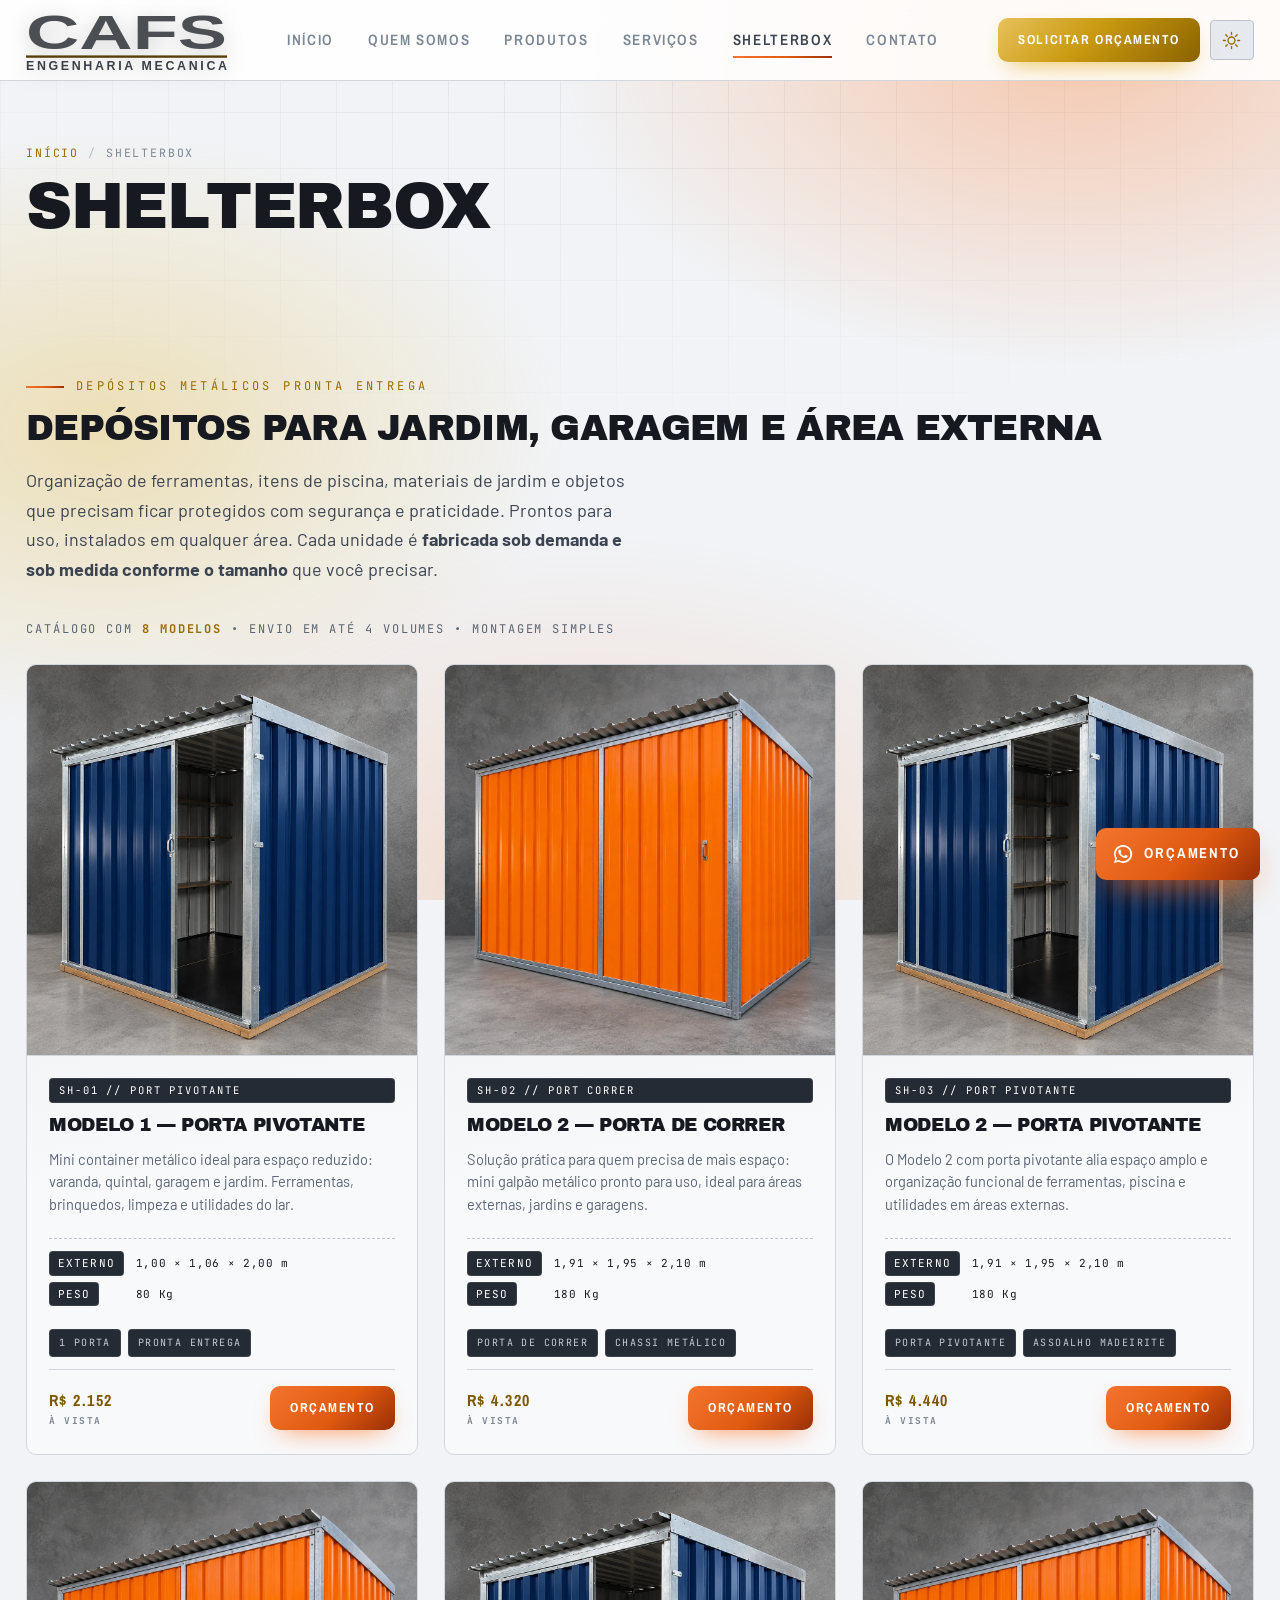
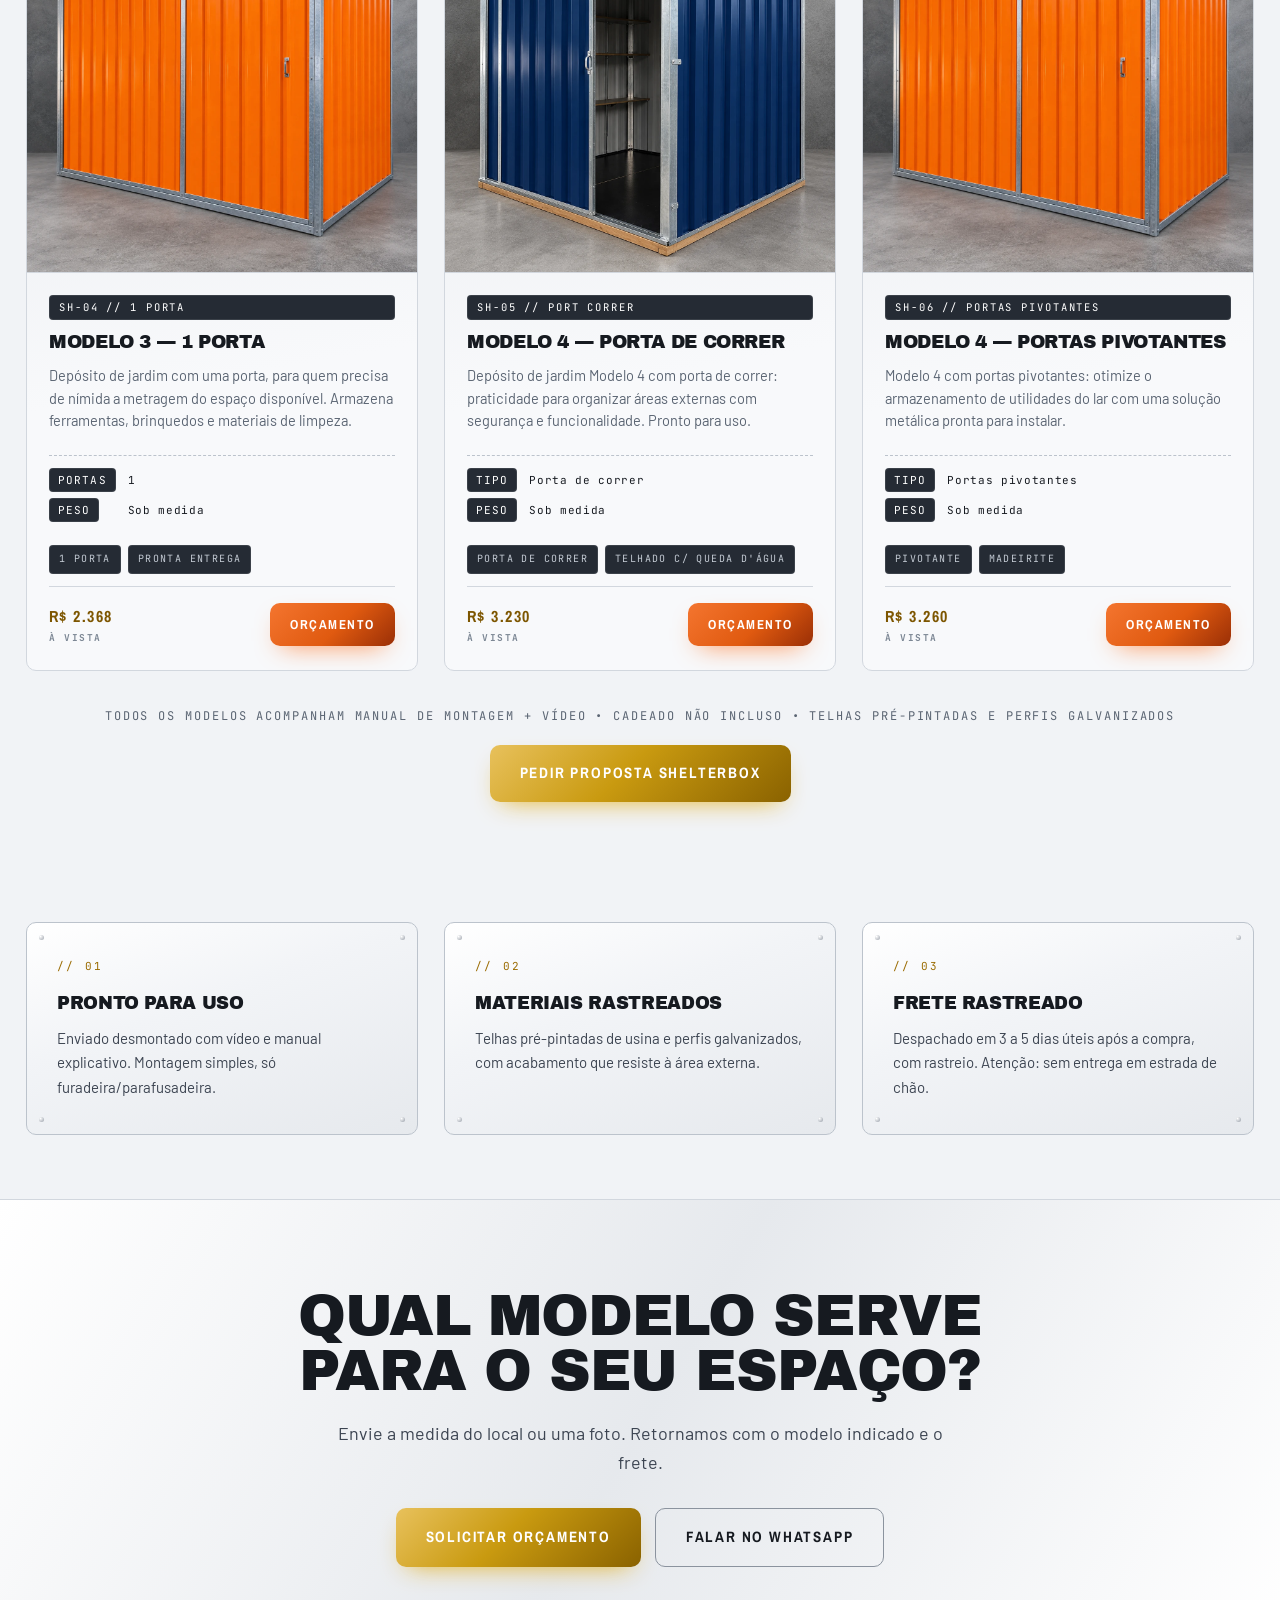
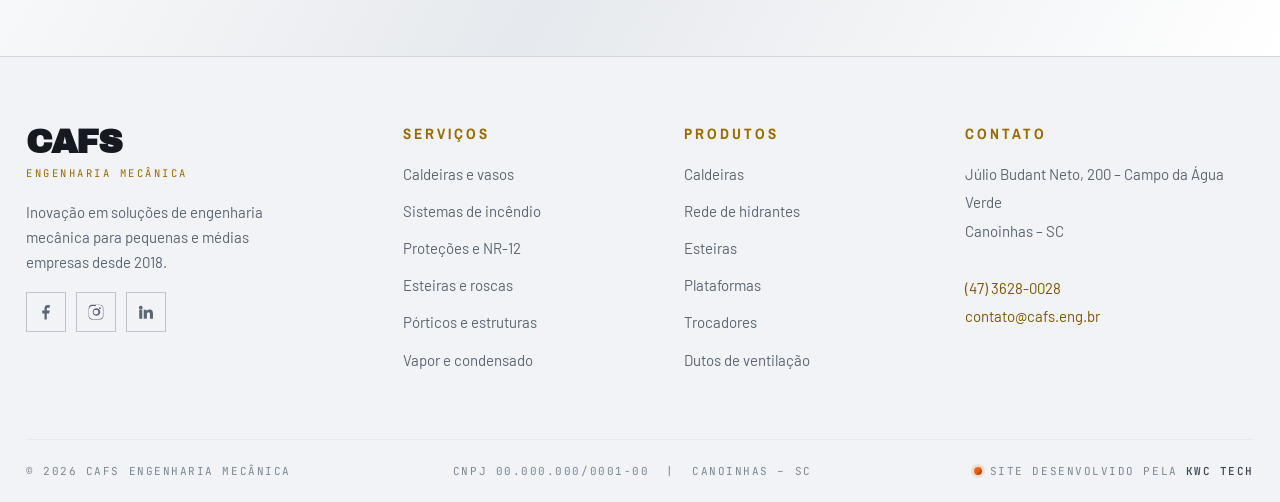
<file: shelter-box.html>
<!DOCTYPE html>
<html lang="pt-BR">
<head>
<meta charset="UTF-8">
<meta name="viewport" content="width=device-width, initial-scale=1">
<title>ShelterBox | Dep&oacute;sitos Met&aacute;licos | CAFS Engenharia Mec&acirc;nica</title>
<meta name="description" content="ShelterBox: dep&oacute;sitos met&aacute;licos prontos para uso — organiza&ccedil;&atilde;o de ferramentas, piscina, jardim e utilidades com praticidade e seguran&ccedil;a.">
<meta name="theme-color" content="#12151a">
<link rel="preconnect" href="https://fonts.googleapis.com">
<link rel="preconnect" href="https://fonts.gstatic.com" crossorigin>
<link href="https://fonts.googleapis.com/css2?family=Archivo+Black&family=Archivo+Narrow:wght@500;600;700&family=Barlow:wght@400;500;600;700&family=JetBrains+Mono:wght@400;500&display=swap" rel="stylesheet">
<link rel="icon" href="assets/img/favicon.svg" type="image/svg+xml">
<link rel="stylesheet" href="assets/css/style.css">
</head>
<body>

<header class="nav">
  <div class="wrap">
    <a class="brand" href="index.html" aria-label="CAFS Engenharia Mec&acirc;nica &mdash; p&aacute;gina inicial">
      <img class="brand__name" src="assets/img/logo-nome.svg" alt="CAFS Engenharia Mec&acirc;nica" decoding="async" fetchpriority="high">
    </a>

    <nav class="menu" id="menu">
      <a href="index.html">In&iacute;cio</a>
      <a href="quem-somos.html">Quem Somos</a>
      <a href="produtos.html">Produtos</a>
      <a href="servicos.html">Servi&ccedil;os</a>
      <a href="shelter-box.html">ShelterBox</a>
      <a href="contato.html">Contato</a>
      <a class="btn btn--sm btn--gold" href="contato.html#orcamento">Or&ccedil;amento</a>
    </nav>
    <div class="nav__cta">
      <a class="btn btn--sm btn--gold" href="contato.html#orcamento">Solicitar or&ccedil;amento</a>
      <button class="themetog" id="themetog" type="button" aria-label="Alternar tema claro e escuro" title="Alternar tema"><svg class="ico-lua" viewBox="0 0 24 24" aria-hidden="true"><path d="M20.5 14.3A8.5 8.5 0 1 1 9.7 3.5a7 7 0 0 0 10.8 10.8z"/></svg><svg class="ico-sol" viewBox="0 0 24 24" aria-hidden="true"><circle cx="12" cy="12" r="4.4"/><path d="M12 1.8v2.6M12 19.6v2.6M1.8 12h2.6M19.6 12h2.6M4.8 4.8l1.9 1.9M17.3 17.3l1.9 1.9M19.2 4.8l-1.9 1.9M6.7 17.3l-1.9 1.9"/></svg></button>
      <button class="burger" id="burger" aria-label="Abrir menu"><i></i><i></i><i></i></button>
    </div>
  </div>
</header>

<section class="phead phead--slim">
  <div class="wrap">
    <p class="crumb"><a href="index.html">In&iacute;cio</a><span>/</span>ShelterBox</p>
    <h1>Shelter<span class="hl">Box</span></h1>
  </div>
</section>

<section class="sec sec--tight">
  <div class="wrap">
    <p class="eyebrow reveal">dep&oacute;sitos met&aacute;licos pronta entrega</p>
    <h2 class="h2 reveal" style="margin-bottom:var(--sp-3)">Dep&oacute;sitos para jardim, garagem e &aacute;rea externa</h2>
    <p class="lead reveal" style="margin-bottom:var(--sp-5)">
      Organiza&ccedil;&atilde;o de ferramentas, itens de piscina, materiais de jardim e objetos que precisam ficar
      protegidos com seguran&ccedil;a e praticidade. Prontos para uso, instalados em qualquer &aacute;rea.
      Cada unidade &eacute; <b>fabricada sob demanda e sob medida conforme o tamanho</b> que voc&ecirc; precisar.
    </p>

    <p class="mono toolbar__count" style="margin-bottom:var(--sp-4)">
      CAT&Aacute;LOGO COM <b style="color:var(--gold-400)">8 MODELOS</b> &bull; ENVIO EM AT&Eacute; 4 VOLUMES &bull; MONTAGEM SIMPLES
    </p>

    <div class="grid g3 grade" id="grade">

      <article class="cat reveal" data-code="SH-01">
        <div class="cat__media media--full"><span class="cat__zoom">AMPLIAR</span>
          <img src="assets/img/shelter-box/abrigo-azul-porta-aberta.webp" alt="SH-01" loading="lazy" decoding="async" style="width:100%;height:auto;display:block">
        </div>
        <div class="cat__body">
          <span class="cat__code">SH-01 // PORT PIVOTANTE</span>
          <h3>Modelo 1 &mdash; Porta Pivotante</h3>
          <p>Mini container met&aacute;lico ideal para espa&ccedil;o reduzido: varanda, quintal, garagem e jardim. Ferramentas, brinquedos, limpeza e utilidades do lar.</p>
          <dl class="cat__specs">
            <dt>Externo</dt><dd>1,00 &times; 1,06 &times; 2,00 m</dd>
            <dt>Peso</dt><dd>80 Kg</dd>
          </dl>
          <div class="cat__tags" style="display:flex;flex-wrap:wrap;gap:7px"><span class="tag">1 porta</span><span class="tag">Pronta entrega</span></div>
          <div class="cat__foot"><span class="cat__price">R$ 2.152<small>&agrave; vista</small></span><a class="btn btn--sm" data-wa="Olá! Tenho interesse no ShelterBox Modelo 1 - Porta Pivotante. Pode me enviar a proposta?">Or&ccedil;amento</a></div>
        </div>
      </article>

      <article class="cat reveal d1" data-code="SH-02">
        <div class="cat__media media--full"><span class="cat__zoom">AMPLIAR</span>
          <img src="assets/img/shelter-box/abrigo-laranja-perspectiva.webp" alt="SH-02" loading="lazy" decoding="async" style="width:100%;height:auto;display:block">
        </div>
        <div class="cat__body">
          <span class="cat__code">SH-02 // PORT CORRER</span>
          <h3>Modelo 2 &mdash; Porta de Correr</h3>
          <p>Solu&ccedil;&atilde;o pr&aacute;tica para quem precisa de mais espa&ccedil;o: mini galp&atilde;o met&aacute;lico pronto para uso, ideal para &aacute;reas externas, jardins e garagens.</p>
          <dl class="cat__specs">
            <dt>Externo</dt><dd>1,91 &times; 1,95 &times; 2,10 m</dd>
            <dt>Peso</dt><dd>180 Kg</dd>
          </dl>
          <div class="cat__tags" style="display:flex;flex-wrap:wrap;gap:7px"><span class="tag">Porta de correr</span><span class="tag">Chassi met&aacute;lico</span></div>
          <div class="cat__foot"><span class="cat__price">R$ 4.320<small>&agrave; vista</small></span><a class="btn btn--sm" data-wa="Olá! Tenho interesse no ShelterBox Modelo 2 - Porta de Correr. Pode me enviar a proposta?">Or&ccedil;amento</a></div>
        </div>
      </article>

      <article class="cat reveal d2" data-code="SH-03">
        <div class="cat__media media--full"><span class="cat__zoom">AMPLIAR</span>
          <img src="assets/img/shelter-box/abrigo-azul-porta-aberta.webp" alt="SH-03" loading="lazy" decoding="async" style="width:100%;height:auto;display:block">
        </div>
        <div class="cat__body">
          <span class="cat__code">SH-03 // PORT PIVOTANTE</span>
          <h3>Modelo 2 &mdash; Porta Pivotante</h3>
          <p>O Modelo 2 com porta pivotante alia espa&ccedil;o amplo e organiza&ccedil;&atilde;o funcional de ferramentas, piscina e utilidades em &aacute;reas externas.</p>
          <dl class="cat__specs">
            <dt>Externo</dt><dd>1,91 &times; 1,95 &times; 2,10 m</dd>
            <dt>Peso</dt><dd>180 Kg</dd>
          </dl>
          <div class="cat__tags" style="display:flex;flex-wrap:wrap;gap:7px"><span class="tag">Porta pivotante</span><span class="tag">Assoalho madeirite</span></div>
          <div class="cat__foot"><span class="cat__price">R$ 4.440<small>&agrave; vista</small></span><a class="btn btn--sm" data-wa="Olá! Tenho interesse no ShelterBox Modelo 2 - Porta Pivotante. Pode me enviar a proposta?">Or&ccedil;amento</a></div>
        </div>
      </article>

      <article class="cat reveal d1" data-code="SH-04">
        <div class="cat__media media--full"><span class="cat__zoom">AMPLIAR</span>
          <img src="assets/img/shelter-box/abrigo-laranja-perspectiva.webp" alt="SH-04" loading="lazy" decoding="async" style="width:100%;height:auto;display:block">
        </div>
        <div class="cat__body">
          <span class="cat__code">SH-04 // 1 PORTA</span>
          <h3>Modelo 3 &mdash; 1 Porta</h3>
          <p>Dep&oacute;sito de jardim com uma porta, para quem precisa de n&iacute;mida a metragem do espa&ccedil;o dispon&iacute;vel. Armazena ferramentas, brinquedos e materiais de limpeza.</p>
          <dl class="cat__specs">
            <dt>Portas</dt><dd>1</dd>
            <dt>Peso</dt><dd>Sob medida</dd>
          </dl>
          <div class="cat__tags" style="display:flex;flex-wrap:wrap;gap:7px"><span class="tag">1 porta</span><span class="tag">Pronta entrega</span></div>
          <div class="cat__foot"><span class="cat__price">R$ 2.368<small>&agrave; vista</small></span><a class="btn btn--sm" data-wa="Olá! Tenho interesse no ShelterBox Modelo 3 - 1 Porta. Pode me enviar a proposta?">Or&ccedil;amento</a></div>
        </div>
      </article>

      <article class="cat reveal d2" data-code="SH-05">
        <div class="cat__media media--full"><span class="cat__zoom">AMPLIAR</span>
          <img src="assets/img/shelter-box/abrigo-azul-porta-aberta.webp" alt="SH-05" loading="lazy" decoding="async" style="width:100%;height:auto;display:block">
        </div>
        <div class="cat__body">
          <span class="cat__code">SH-05 // PORT CORRER</span>
          <h3>Modelo 4 &mdash; Porta de Correr</h3>
          <p>Dep&oacute;sito de jardim Modelo 4 com porta de correr: praticidade para organizar &aacute;reas externas com seguran&ccedil;a e funcionalidade. Pronto para uso.</p>
          <dl class="cat__specs">
            <dt>Tipo</dt><dd>Porta de correr</dd>
            <dt>Peso</dt><dd>Sob medida</dd>
          </dl>
          <div class="cat__tags" style="display:flex;flex-wrap:wrap;gap:7px"><span class="tag">Porta de correr</span><span class="tag">Telhado c/ queda d'&aacute;gua</span></div>
          <div class="cat__foot"><span class="cat__price">R$ 3.230<small>&agrave; vista</small></span><a class="btn btn--sm" data-wa="Olá! Tenho interesse no ShelterBox Modelo 4 - Porta de Correr. Pode me enviar a proposta?">Or&ccedil;amento</a></div>
        </div>
      </article>

      <article data-code="SH-06" class="cat reveal d3">
        <div class="cat__media media--full"><span class="cat__zoom">AMPLIAR</span>
          <img src="assets/img/shelter-box/abrigo-laranja-perspectiva.webp" alt="SH-06" loading="lazy" decoding="async" style="width:100%;height:auto;display:block">
        </div>
        <div class="cat__body">
          <span class="cat__code">SH-06 // PORTAS PIVOTANTES</span>
          <h3>Modelo 4 &mdash; Portas Pivotantes</h3>
          <p>Modelo 4 com portas pivotantes: otimize o armazenamento de utilidades do lar com uma solu&ccedil;&atilde;o met&aacute;lica pronta para instalar.</p>
          <dl class="cat__specs">
            <dt>Tipo</dt><dd>Portas pivotantes</dd>
            <dt>Peso</dt><dd>Sob medida</dd>
          </dl>
          <div class="cat__tags" style="display:flex;flex-wrap:wrap;gap:7px"><span class="tag">Pivotante</span><span class="tag">Madeirite</span></div>
          <div class="cat__foot"><span class="cat__price">R$ 3.260<small>&agrave; vista</small></span><a class="btn btn--sm" data-wa="Olá! Tenho interesse no ShelterBox Modelo 4 - Portas Pivotantes. Pode me enviar a proposta?">Or&ccedil;amento</a></div>
        </div>
      </article>

    </div>

    <p class="mono centered spaced-top">
      Todos os modelos acompanham manual de montagem + v&iacute;deo &bull; cadeado n&atilde;o incluso &bull; telhas pr&eacute;-pintadas e perfis galvanizados
    </p>
    <div class="centered" style="margin-top:var(--sp-3)">
      <a class="btn btn--gold" data-wa="Olá! Quero montar uma proposta em ShelterBox. Me envie opções e frete.">Pedir proposta ShelterBox</a>
    </div>
  </div>
</section>

<section class="sec sec--tight">
  <div class="wrap">
    <div class="grid g3">
      <div class="panel reveal">
        <span class="panel__rivets"><i></i><i></i><i></i><i></i></span>
        <span class="panel__num">// 01</span>
        <h3 class="h3">Pronto para uso</h3>
        <p style="font-size:15px;color:var(--steel-200);margin:0">Enviado desmontado com v&iacute;deo e manual explicativo. Montagem simples, s&oacute; furadeira/parafusadeira.</p>
      </div>
      <div class="panel reveal d1">
        <span class="panel__rivets"><i></i><i></i><i></i><i></i></span>
        <span class="panel__num">// 02</span>
        <h3 class="h3">Materiais rastreados</h3>
        <p style="font-size:15px;color:var(--steel-200);margin:0">Telhas pr&eacute;-pintadas de usina e perfis galvanizados, com acabamento que resiste &agrave; &aacute;rea externa.</p>
      </div>
      <div class="panel reveal d2">
        <span class="panel__rivets"><i></i><i></i><i></i><i></i></span>
        <span class="panel__num">// 03</span>
        <h3 class="h3">Frete rastreado</h3>
        <p style="font-size:15px;color:var(--steel-200);margin:0">Despachado em 3 a 5 dias &uacute;teis ap&oacute;s a compra, com rastreio. Aten&ccedil;&atilde;o: sem entrega em estrada de ch&atilde;o.</p>
      </div>
    </div>
  </div>
</section>

<section class="cta">
  <div class="wrap">
    <h2>Qual modelo serve<br><span class="hl-sf">para o seu espa&ccedil;o</span>?</h2>
    <p class="lead" style="margin-inline:auto">Envie a medida do local ou uma foto. Retornamos com o modelo indicado e o frete.</p>
    <div class="btn-row">
      <a class="btn btn--gold" href="contato.html#orcamento">Solicitar or&ccedil;amento</a>
      <a class="btn btn--ghost" data-wa="Olá! Quero escolher o melhor modelo do ShelterBox para minha área.">Falar no WhatsApp</a>
    </div>
  </div>
</section>

<!-- MODAL DO ShelterBox -->
<div class="modal" id="modal" role="dialog" aria-modal="true">
  <div class="modal__box" id="modalBox"></div>
</div>

<footer class="foot">
  <div class="wrap">
    <div class="foot__grid">
      <div>
        <a class="sig" href="index.html" style="margin-bottom:var(--sp-3)"><b>CAFS</b><span>Engenharia Mec&acirc;nica</span></a>
        <p style="color:var(--steel-300);font-size:15px;max-width:34ch;margin:0">Inova&ccedil;&atilde;o em solu&ccedil;&otilde;es de engenharia mec&acirc;nica para pequenas e m&eacute;dias empresas desde 2018.</p>
        <div class="socials">
          <a href="https://www.facebook.com/cafsengenharia" target="_blank" rel="noopener" aria-label="Facebook"><svg viewBox="0 0 24 24"><path d="M13 22v-8h3l1-4h-4V8c0-1.1.3-1.8 1.9-1.8H17V2.6C16.7 2.6 15.6 2.5 14.3 2.5 11.8 2.5 10 4.1 10 6.9V10H7v4h3v8h3z"/></svg></a>
          <a href="https://www.instagram.com/cafsengenharia/" target="_blank" rel="noopener" aria-label="Instagram"><svg viewBox="0 0 24 24"><path d="M12 2.2c3.2 0 3.6 0 4.9.1 1.2.1 1.8.3 2.2.4.6.2 1 .5 1.4.9.4.4.7.8.9 1.4.2.4.4 1 .4 2.2.1 1.3.1 1.7.1 4.9s0 3.6-.1 4.9c-.1 1.2-.3 1.8-.4 2.2-.2.6-.5 1-.9 1.4-.4.4-.8.7-1.4.9-.4.2-1 .4-2.2.4-1.3.1-1.7.1-4.9.1s-3.6 0-4.9-.1c-1.2-.1-1.8-.3-2.2-.4-.6-.2-1-.5-1.4-.9-.4-.4-.7-.8-.9-1.4-.2-.4-.4-1-.4-2.2C2.2 15.6 2.2 15.2 2.2 12s0-3.6.1-4.9c.1-1.2.3-1.8.4-2.2.2-.6.5-1 .9-1.4.4-.4.8-.7 1.4-.9.4-.2 1-.4 2.2-.4C8.4 2.2 8.8 2.2 12 2.2zm0 1.8c-3.1 0-3.5 0-4.7.1-1.1.1-1.7.2-2.1.4-.5.2-.9.4-1.2.8-.4.3-.6.7-.8 1.2-.1.4-.3 1-.4 2.1C2.7 8.5 2.7 8.9 2.7 12s0 3.5.1 4.7c.1 1.1.2 1.7.4 2.1.2.5.4.9.8 1.2.3.4.7.6 1.2.8.4.1 1 .3 2.1.4 1.2.1 1.6.1 4.7.1s3.5 0 4.7-.1c1.1-.1 1.7-.2 2.1-.4.5-.2.9-.4 1.2-.8.4-.3.6-.7.8-1.2.1-.4.3-1 .4-2.1.1-1.2.1-1.6.1-4.7s0-3.5-.1-4.7c-.1-1.1-.2-1.7-.4-2.1a3.2 3.2 0 0 0-.8-1.2 3.2 3.2 0 0 0-1.2-.8c-.4-.1-1-.3-2.1-.4-1.2-.1-1.6-.1-4.7-.1zm0 3.1a5 5 0 1 1 0 9.9 5 5 0 0 1 0-9.9zm0 1.8a3.2 3.2 0 1 0 0 6.4 3.2 3.2 0 0 0 0-6.4zm6.4-2a1.2 1.2 0 1 1-2.4 0 1.2 1.2 0 0 1 2.4 0z"/></svg></a>
          <a href="https://www.linkedin.com/company/cafs-engenharia-mec%C3%A2nica-ltda" target="_blank" rel="noopener" aria-label="LinkedIn"><svg viewBox="0 0 24 24"><path d="M4.98 3.5A2.5 2.5 0 1 0 5 8.5a2.5 2.5 0 0 0 0-5zM3 9h4v12H3zM9 9h3.8v1.7h.1c.5-1 1.8-2 3.7-2 4 0 4.7 2.6 4.7 6V21h-4v-5.6c0-1.3 0-3-1.9-3s-2.2 1.4-2.2 2.9V21H9z"/></svg></a>
        </div>
      </div>
      <div>
        <h4>Servi&ccedil;os</h4>
        <ul>
          <li><a href="servicos.html#caldeiras">Caldeiras e vasos</a></li>
          <li><a href="servicos.html#incendio">Sistemas de inc&ecirc;ndio</a></li>
          <li><a href="servicos.html#nr12">Prote&ccedil;&otilde;es e NR-12</a></li>
          <li><a href="servicos.html#transporte">Esteiras e roscas</a></li>
          <li><a href="servicos.html#estruturas">P&oacute;rticos e estruturas</a></li>
          <li><a href="servicos.html#vapor">Vapor e condensado</a></li>
        </ul>
      </div>
      <div>
        <h4>Produtos</h4>
        <ul>
          <li><a href="produtos.html#grade">Caldeiras</a></li>
          <li><a href="produtos.html#grade">Rede de hidrantes</a></li>
          <li><a href="produtos.html#grade">Esteiras</a></li>
          <li><a href="produtos.html#grade">Plataformas</a></li>
          <li><a href="produtos.html#grade">Trocadores</a></li>
          <li><a href="produtos.html#grade">Dutos de ventila&ccedil;&atilde;o</a></li>
        </ul>
      </div>
      <div>
        <h4>Contato</h4>
        <address>
          J&uacute;lio Budant Neto, 200 &ndash; Campo da &Aacute;gua Verde<br>Canoinhas &ndash; SC<br><br>
          <a href="tel:+554736280028" style="color:var(--gold-300)">(47) 3628-0028</a><br>
          <a href="mailto:contato@cafs.eng.br" style="color:var(--gold-300)">contato@cafs.eng.br</a>
        </address>
      </div>
    </div>
    <div class="foot__bar">
      <span>&copy; <span data-ano>2026</span> CAFS Engenharia Mec&acirc;nica</span>
      <span>CNPJ 00.000.000/0001-00 &nbsp;|&nbsp; Canoinhas &ndash; SC</span>
      <span class="foot__dev">Site desenvolvido pela <b>KWC Tech</b></span>
    </div>
  </div>
</footer>

<a class="wafloat" data-wa="Olá! Vim pelo site da CAFS e gostaria de falar com um engenheiro." aria-label="Falar no WhatsApp">
  <svg viewBox="0 0 32 32"><path d="M16 3C8.8 3 3 8.8 3 16c0 2.3.6 4.5 1.7 6.4L3 29l6.8-1.8A13 13 0 1 0 16 3zm0 23.6c-2 0-3.9-.6-5.5-1.6l-.4-.2-4 1.1 1.1-3.9-.3-.4A10.6 10.6 0 1 1 16 26.6zm6-8c-.3-.2-2-.9-2.3-1-.3-.1-.5-.2-.8.2-.2.3-.9 1-1.1 1.2-.2.2-.4.2-.7.1a8.7 8.7 0 0 1-2.5-1.6A9.4 9.4 0 0 1 12.5 15c-.2-.3 0-.5.1-.6l.6-.7c.2-.2.2-.4.3-.6v-.6l-1-2.4c-.2-.6-.5-.5-.8-.5h-.6c-.2 0-.6.1-.9.4-.3.3-1.1 1.1-1.1 2.7s1.2 3.2 1.3 3.4c.2.2 2.3 3.5 5.6 4.9.8.3 1.4.5 1.9.7.8.2 1.5.2 2.1.1.6-.1 2-.8 2.3-1.6.3-.8.3-1.5.2-1.6-.1-.2-.3-.3-.6-.4z"/></svg>
  <span>Or&ccedil;amento</span>
</a>
<button class="totop" aria-label="Voltar ao topo">&#9650;</button>

<script src="assets/js/shelter-box.js" defer></script>
<script src="assets/js/viewer3d.js" defer></script>
<script src="assets/js/main.js" defer></script>
</body>
</html>
</file>
<file: assets/css/style.css>
/* =========================================================================
   CAFS ENGENHARIA MECÂNICA — Design System
   Paleta: cinza metalizado (ash) + dourado + laranja segurança
   ========================================================================= */

:root{
  /* metal / ash — tons grafite, menos carregados */
  --ash-950:#161a20;
  --ash-900:#1c212a;
  --ash-850:#22272f;
  --ash-800:#282e38;
  --ash-700:#333a45;
  --ash-600:#3e4652;
  --ash-500:#4c5561;
  --steel-400:#6e7885;
  --steel-300:#8e99a6;
  --steel-200:#b9c2cb;
  --bone:#eef1f5;

  /* gold */
  --gold-600:#b8860b;
  --gold-500:#e0a500;
  --gold-400:#f4bf21;
  --gold-300:#ffd75e;

  /* safety orange */
  --sf-700:#c2410c;
  --sf-600:#ea580c;
  --sf-500:#ff6a13;
  --sf-400:#ff8433;

  --ok:#38b26a;

  --grad-gold:linear-gradient(135deg,#ffd75e 0%,#e0a500 45%,#b8860b 100%);
  --grad-sf:linear-gradient(135deg,#ff8433 0%,#ff6a13 55%,#c2410c 100%);
  --grad-steel:linear-gradient(160deg,#4e5764 0%,#343b46 40%,#20252d 100%);

  --ff-display:"Archivo Black","Archivo","Arial Black",Impact,sans-serif;
  --ff-cond:"Archivo Narrow","Saira Condensed",Oswald,"Arial Narrow",sans-serif;
  --ff-body:"Barlow","Inter","Segoe UI",system-ui,sans-serif;
  --ff-mono:"JetBrains Mono","Consolas","Courier New",monospace;

  --wrap:1280px;

  /* escala de espaçamento — use estes valores, nunca pixels soltos */
  --sp-1:8px;      /* detalhes: ícone, caption */
  --sp-2:12px;     /* labels, gap curto */
  --sp-3:18px;     /* padrão entre blocos internos */
  --sp-4:24px;     /* separação de títulos */
  --sp-5:36px;     /* entre grupos de conteúdo */
  --sp-6:48px;     /* respiro antes de CTA/bloco */

  --r-sm:4px;
  --r-md:10px;
  --r-lg:16px;
  --shadow:0 18px 50px -20px rgba(0,0,0,.85);
  --ease:cubic-bezier(.2,.8,.2,1);

  /* ---- tokens sensíveis ao tema (redefinidos no tema claro) ---- */
  --nav-bg:rgba(12,14,17,.9);
  --scrim:rgba(6,7,9,.9);
  --strip:rgba(0,0,0,.28);
  --grid-line:rgba(255,255,255,.07);
  --on-accent:#fff;            /* texto sobre laranja/dourado */
  --gold-ink:#20180a;          /* texto sobre botão dourado */
  --brand-filter:brightness(1.2) drop-shadow(0 6px 16px rgba(0,0,0,.55));
  --hero-mask:radial-gradient(ellipse 90% 60% at 50% 0%,#000 0%,transparent 85%);
  --ink:#eef1f5;               /* letras sobre grafite */
  --ink-dim:#c3cad3;
  --graphite:#2a303a;          /* grafite de apoio: tags, números, legendas */
  --graphite-line:rgba(255,255,255,.09);
  --glow-o:.17;                /* intensidade dos brilhos de fundo */
  --glow-g:.14;
  --cat-shade:rgba(8,9,11,.92);        /* legenda sobre foto */
  --media-shade:linear-gradient(180deg,var(--ash-700),var(--ash-950));
  --slot-shade:linear-gradient(180deg,rgba(37,43,52,.5),rgba(12,14,17,.92));
  --gold-tint:rgba(224,165,0,.07);
  --focus-ring:rgba(224,165,0,.13);
  --rivet:radial-gradient(circle at 30% 30%,rgba(255,255,255,.35),rgba(0,0,0,.55));
  --thumb-on:var(--gold-500);
}

/* =========================================================================
   TEMA CLARO
   Mesmas regras, cores em escala invertida. Nenhum layout reescrito:
   basta trocar os valores dos tokens acima.
   ========================================================================= */
[data-theme="light"]{
  color-scheme:light;

  /* superfície: claro embaixo, grafite no topo da escala */
  --ash-950:#f1f3f6;
  --ash-900:#ffffff;
  --ash-850:#f8f9fb;
  --ash-800:#e6e9ed;
  --ash-700:#d2d7de;
  --ash-600:#bcc3cc;
  --ash-500:#8b939e;

  /* texto: escuro no topo da escala */
  --steel-400:#7c8794;
  --steel-300:#5b6573;
  --steel-200:#3c4451;
  --bone:#161a20;

  /* dourado escurece para continuar legível sobre branco */
  --gold-600:#8a6200;
  --gold-500:#b8860b;
  --gold-400:#9a6b00;
  --gold-300:#7d5600;

  /* laranja escurece (vira cor de realce/texto) */
  --sf-700:#9a2f06;
  --sf-600:#c2410c;
  --sf-500:#c2410c;
  --sf-400:#ea580c;

  --ok:#1f8a4c;

  --grad-gold:linear-gradient(135deg,#e8c15c 0%,#c99a10 45%,#8a6200 100%);
  --grad-sf:linear-gradient(135deg,#f4752f 0%,#e05a10 55%,#9a2f06 100%);
  --grad-steel:linear-gradient(160deg,#ffffff 0%,#f2f4f7 40%,#e6e9ed 100%);

  --nav-bg:rgba(255,255,255,.88);
  --scrim:rgba(28,32,38,.6);
  --strip:rgba(20,24,30,.05);
  --grid-line:rgba(28,34,44,.075);
  --on-accent:#fff;
  --gold-ink:#fff;            /* botão dourado agora é escuro: texto branco */
  --hero-mask:radial-gradient(ellipse 90% 60% at 50% 0%,#000 0%,transparent 85%);
  --brand-filter:brightness(.42) drop-shadow(0 4px 10px rgba(0,0,0,.18));
  /* no claro as manchas ganham força: é o que dá profundidade ao fundo branco */
  --glow-o:.30;
  --glow-g:.26;
  --ink:#ffffff;              /* letras sobre grafite — no claro o grafite é fixo */
  --ink-dim:#c3cad3;
  --graphite:#252b34;
  --graphite-line:rgba(255,255,255,.10);
  --cat-shade:rgba(20,24,30,.82);
  --media-shade:linear-gradient(180deg,#f0f2f5,#e2e6eb);
  --slot-shade:linear-gradient(180deg,rgba(255,255,255,.55),rgba(226,230,235,.92));
  --gold-tint:rgba(184,134,11,.09);
  --focus-ring:rgba(154,107,0,.18);
  --rivet:radial-gradient(circle at 30% 30%,rgba(255,255,255,.9),rgba(90,100,115,.6));
  --thumb-on:var(--gold-400);

  --shadow:0 14px 40px -22px rgba(28,34,44,.35);
}

*,*::before,*::after{box-sizing:border-box}
html{scroll-behavior:smooth;scroll-padding-top:88px}
body{
  margin:0;
  font-family:var(--ff-body);
  background:var(--ash-950);
  color:var(--bone);
  font-size:16.5px;
  line-height:1.65;
  overflow-x:hidden;
  -webkit-font-smoothing:antialiased;
}
body::before{
  /* malha técnica de fundo — grade única, discreta, só no topo da página */
  content:"";
  position:fixed;inset:0;z-index:-2;pointer-events:none;
  background-image:
    linear-gradient(var(--grid-line) 1px,transparent 1px),
    linear-gradient(90deg,var(--grid-line) 1px,transparent 1px);
  background-size:56px 56px;
  mask-image:var(--hero-mask);
  -webkit-mask-image:var(--hero-mask);
}
body::after{
  content:"";position:fixed;inset:0;z-index:-1;pointer-events:none;
  background:
    radial-gradient(760px 460px at 84% 6%,rgba(255,106,19,var(--glow-o)),transparent 68%),
    radial-gradient(680px 440px at 8% 48%,rgba(224,165,0,var(--glow-g)),transparent 68%),
    radial-gradient(820px 520px at 46% 100%,rgba(255,106,19,calc(var(--glow-o) * .6)),transparent 70%);
}
img{max-width:100%;display:block}
a{color:inherit;text-decoration:none}
ul{margin:0;padding:0;list-style:none}
h1,h2,h3,h4{margin:0;font-family:var(--ff-display);font-weight:400;line-height:.95;letter-spacing:-.02em;text-transform:uppercase}
::selection{background:var(--sf-500);color:var(--on-accent)}

/* scrollbar */
::-webkit-scrollbar{width:11px;height:11px}
::-webkit-scrollbar-track{background:var(--ash-950)}
::-webkit-scrollbar-thumb{background:linear-gradient(var(--gold-500),var(--sf-600));border:3px solid var(--ash-950)}

/* ============================ LAYOUT ============================ */
.wrap{width:100%;max-width:var(--wrap);margin-inline:auto;padding-inline:clamp(16px,4vw,26px)}
/* ritmo vertical: seções encostam (--sec-gap) em vez de somar dois paddings */
.sec{padding:clamp(56px,7vw,110px) 0;position:relative}
.sec--tight{padding:clamp(42px,5vw,72px) 0}
/* seção que vem logo após outra: só o respiro entre elas */
.sec + .sec,.sec + .sec--tight,.sec--tight + .sec,.sec--tight + .sec--tight{
  padding-top:clamp(34px,4.4vw,64px);
}
.grid{display:grid;gap:clamp(16px,2.2vw,26px)}
.g2{grid-template-columns:repeat(2,1fr)}
.g3{grid-template-columns:repeat(3,1fr)}
.g4{grid-template-columns:repeat(4,1fr)}
@media(max-width:980px){.g3,.g4{grid-template-columns:repeat(2,1fr)}}
@media(max-width:680px){.g2,.g3,.g4{grid-template-columns:1fr}}

/* ============================ TIPOGRAFIA ============================ */
.eyebrow{
  font-family:var(--ff-mono);font-size:12px;letter-spacing:.28em;text-transform:uppercase;
  color:var(--gold-400);display:flex;align-items:center;gap:12px;margin-bottom:var(--sp-2);
}
.eyebrow::before{content:"";width:38px;height:2px;background:var(--grad-sf);flex:none}
.eyebrow--c{color:var(--steel-200)}
.eyebrow--c::before{background:var(--gold-400)}

.title{font-size:clamp(2.1rem,5.4vw,4rem);margin-bottom:22px}
.title .hl{
  background:var(--grad-gold);-webkit-background-clip:text;background-clip:text;color:transparent;
}
.title .hl-sf{background:var(--grad-sf);-webkit-background-clip:text;background-clip:text;color:transparent}
.lead{font-size:1.12rem;color:var(--steel-200);max-width:min(62ch,100%)}
.mono{font-family:var(--ff-mono);font-size:12px;letter-spacing:.16em;text-transform:uppercase;color:var(--steel-300)}
.h2{font-size:clamp(1.6rem,2.9vw,2.25rem);line-height:1.08;margin-bottom:var(--sp-3)}
.h3{font-size:1.12rem;line-height:1.15;margin-bottom:var(--sp-2)}
.txt{color:var(--steel-200)}
.txt b,.txt strong{color:var(--bone);font-weight:600}
/* parágrafos corridos: respiro uniforme entre eles */
.txt + .txt{margin-top:var(--sp-3)}
/* bloco de título (eyebrow + h2 + lead) antes do conteúdo */
.sechead{margin-bottom:var(--sp-6)}
.sechead--center{text-align:center;margin-inline:auto}
.sechead--center .eyebrow{justify-content:center}
@media(max-width:680px){.sechead{margin-bottom:var(--sp-5)}}

/* utilitários de alinhamento e largura */
.centered{text-align:center}
.wrap--narrow{max-width:980px}
.panel--center{text-align:center}
.spaced-top{margin-top:var(--sp-5)}
.spaced-bottom{margin-bottom:var(--sp-5)}

/* barra de ferramentas do catálogo */
.toolbar{
  display:flex;flex-wrap:wrap;gap:var(--sp-3) var(--sp-4);
  align-items:center;justify-content:space-between;
  margin-bottom:var(--sp-5);
}
.toolbar__count{margin:0}
.toolbar__count b{color:var(--gold-400)}
.toolbar__ctrl{display:flex;gap:var(--sp-2);flex-wrap:wrap;align-items:center}
.ctl{
  background:var(--ash-900);border:1px solid var(--ash-600);color:var(--bone);
  padding:12px 16px;font-family:var(--ff-body);font-size:15px;
  width:250px;max-width:100%;border-radius:var(--r-sm);
}
.ctl--select{
  font-family:var(--ff-cond);font-weight:700;letter-spacing:.1em;
  text-transform:uppercase;font-size:13px;width:auto;
}
.ctl:focus{outline:0;border-color:var(--gold-500);box-shadow:0 0 0 3px var(--focus-ring)}
@media(max-width:560px){.toolbar__ctrl,.ctl{width:100%}}

/* grade do catálogo: 3 colunas no desktop */
.grade{grid-template-columns:repeat(3,1fr)}
@media(max-width:1024px){.grade{grid-template-columns:repeat(2,1fr)}}
@media(max-width:720px){.grade{grid-template-columns:1fr}}

/* faixa zebrada de segurança
   repeating-linear-gradient = listras contínuas, sem tile quadrado
   (tile quadrado parte a diagonal e cria listra "dupla").
   A 45°, o período horizontal = período na diagonal / 0.7071.
   --hz-s é a largura horizontal de cada listra; a altura (--hz-t) é um
   múltiplo inteiro de 2*--hz-s, então o topo e a base fecham na mesma
   cor e nenhuma listra fica cortada/fina. */
/* divisor diagonal entre as seções */
.hazard{height:1px;background:var(--ash-800)}
.hazard--thin,.hazard--gold-thin{height:1px}
.hazard--gold{background:var(--ash-700)}
.hazard--gold-thin{background:var(--ash-700)}

/* divisor diagonal */
.diag{height:70px;background:linear-gradient(var(--ash-950),transparent)}
.diag-up{height:70px;background:linear-gradient(transparent,var(--ash-950))}

/* ============================ BOTÕES ============================ */
.btn{
  --bg:var(--grad-sf);
  display:inline-flex;align-items:center;gap:11px;
  padding:16px 30px;border:0;border-radius:var(--r-sm);
  font-family:var(--ff-cond);font-weight:700;font-size:15px;letter-spacing:.12em;text-transform:uppercase;
  color:var(--on-accent);background:var(--bg);cursor:pointer;position:relative;
  border-radius:var(--r-md);
  box-shadow:0 10px 26px -12px rgba(255,106,19,.85);
  transition:transform .22s var(--ease),filter .22s var(--ease),box-shadow .22s var(--ease);
}
.btn:hover{transform:translateY(-3px);filter:brightness(1.1);box-shadow:0 16px 34px -12px rgba(255,106,19,.95)}
.btn svg{width:18px;height:18px;flex:none}
.btn--gold{--bg:var(--grad-gold);color:var(--gold-ink);box-shadow:0 10px 26px -12px rgba(224,165,0,.9)}
.btn--gold:hover{box-shadow:0 16px 34px -12px rgba(224,165,0,1)}
.btn--ghost{
  background:transparent;color:var(--bone);box-shadow:none;
  border:1px solid var(--ash-500);
}
.btn--ghost:hover{border-color:var(--gold-400);color:var(--gold-300);background:var(--gold-tint);filter:none;box-shadow:none}
.btn--sm{padding:11px 20px;font-size:13px}
.btn--block{width:100%;justify-content:center}

/* ============================ CABEÇALHO ============================ */

.nav{
  position:sticky;top:0;z-index:60;
  background:var(--nav-bg);backdrop-filter:blur(14px);
  border-bottom:1px solid var(--ash-700);
  transition:box-shadow .3s,padding .3s;
}
.nav.is-stuck{box-shadow:var(--shadow)}
.nav .wrap{display:flex;align-items:center;justify-content:space-between;gap:20px;height:80px}
.brand{display:flex;align-items:center;gap:15px;flex:none}
.brand__name{height:64px;width:auto;display:block;filter:var(--brand-filter)}
.brand--lg .brand__name{height:64px}
/* assinatura da marca no rodapé (só o nome, sem ícone) */
.sig{display:inline-block}
.sig b{display:block;font-family:var(--ff-display);font-size:34px;line-height:.9;letter-spacing:-.03em;color:var(--bone);text-transform:uppercase}
.sig span{display:block;margin-top:7px;font-family:var(--ff-mono);font-size:10.5px;letter-spacing:.24em;text-transform:uppercase;color:var(--gold-400)}

/* ============================ NOME DA EMPRESA (apresentação) ============================ */

.menu{display:flex;align-items:center;gap:4px}
.menu a{
  position:relative;padding:11px 15px;font-family:var(--ff-cond);font-weight:600;
  font-size:15px;letter-spacing:.11em;text-transform:uppercase;color:var(--steel-400);
  transition:color .2s;
}
.menu a::after{
  content:"";position:absolute;left:15px;right:15px;bottom:5px;height:2px;
  background:var(--grad-sf);transform:scaleX(0);transform-origin:left;transition:transform .28s var(--ease);
}
.menu a:hover{color:var(--steel-200)}
.menu a:hover::after,.menu a[aria-current="page"]::after{transform:scaleX(1)}
.menu a[aria-current="page"]{color:var(--steel-200)}
.menu .btn{display:none}
.nav__cta{display:flex;align-items:center;gap:10px}
.burger{display:none;width:44px;height:40px;background:var(--ash-800);border:1px solid var(--ash-600);cursor:pointer;
  border-radius:var(--r-sm)}
.burger i{display:block;width:18px;height:2px;background:var(--gold-400);margin:3.4px auto;transition:.3s}

/* ---- alternador de tema (sol / lua) ---- */
.themetog{
  width:44px;height:40px;flex:none;display:grid;place-items:center;cursor:pointer;
  background:var(--ash-800);border:1px solid var(--ash-600);
  border-radius:var(--r-sm);color:var(--gold-400);
  transition:.22s var(--ease);
}
.themetog:hover{border-color:var(--gold-500);color:var(--gold-300)}
.themetog svg{width:19px;height:19px;fill:none;stroke:currentColor;stroke-width:1.7;stroke-linecap:round}
/* cada ícone aparece só no tema correspondente */
.themetog .ico-sol{display:none}
[data-theme="light"] .themetog .ico-lua{display:none}
[data-theme="light"] .themetog .ico-sol{display:block}


/* ============================ HERO ============================ */
.hero{
  position:relative;overflow:hidden;
  padding:78px 0 0;
  border-bottom:1px solid var(--ash-800);
}
/* raios de luz vindos do alto à direita — as paradas são graduais para
   não criar faixas duras visíveis entre os setores */
.hero::after{
  content:"";position:absolute;inset:-40% -10% auto -10%;height:120%;pointer-events:none;
  background:conic-gradient(from 210deg at 78% 8%,
    rgba(255,106,19,.15) 0deg,
    rgba(255,106,19,.06) 26deg,
    transparent 90deg,
    transparent 250deg,
    rgba(224,165,0,.09) 330deg,
    rgba(224,165,0,.04) 352deg,
    rgba(255,106,19,.15) 360deg);
  filter:blur(10px);
}
.hero .wrap{position:relative;z-index:2}
.hero__text{max-width:min(940px,100%);margin-bottom:48px}
.hero h1{font-size:clamp(2rem,4.6vw,3.5rem);margin:0 0 22px;letter-spacing:-.03em;line-height:1.04}
.hero h1 em{
  font-style:normal;display:inline;
  background:var(--grad-sf);-webkit-background-clip:text;background-clip:text;color:transparent;
}
.hero__sub{font-size:1.08rem;color:var(--steel-200);max-width:min(52ch,100%);margin-bottom:28px}
.hero__sub b{color:var(--bone)}
.hero__actions{display:flex;flex-wrap:wrap;gap:14px;margin-bottom:32px}
.hero__stats{display:grid;grid-template-columns:repeat(4,1fr);gap:14px;padding-top:26px;margin-top:30px;border-top:1px solid var(--ash-700)}
@media(max-width:620px){.hero__stats{grid-template-columns:repeat(2,1fr)}}
.stat{min-width:0}
.stat b{display:block;font-family:var(--ff-display);font-size:1.7rem;line-height:1;
  background:var(--grad-gold);-webkit-background-clip:text;background-clip:text;color:transparent}
.stat span{font-family:var(--ff-mono);font-size:9.5px;letter-spacing:.16em;text-transform:uppercase;color:var(--steel-400)}

/* ficha rápida no hero (sem imagem) */
.plate{
  background:var(--grad-steel);border:1px solid var(--ash-600);padding:8px 26px;
  border-radius:var(--r-md);
  box-shadow:var(--shadow);position:relative;
}
.plate li{
  display:flex;gap:16px;align-items:flex-start;padding:17px 0;border-bottom:1px dashed var(--ash-600);
}
.plate li:last-child{border-bottom:0}
.plate svg{width:22px;height:22px;flex:none;color:var(--gold-400);margin-top:3px;stroke-width:1.7}
.plate small{display:block;font-family:var(--ff-mono);font-size:9.5px;letter-spacing:.2em;text-transform:uppercase;color:var(--steel-400)}
.plate b{display:block;font-family:var(--ff-cond);font-weight:700;font-size:16.5px;letter-spacing:.06em;text-transform:uppercase;color:var(--bone);margin-top:3px}
.plate em{display:block;font-style:normal;font-family:var(--ff-body);font-size:13.5px;line-height:1.5;color:var(--steel-300);letter-spacing:0;text-transform:none;margin-top:3px}

/* ficha rápida em faixa completa */
.plate--strip{display:grid;grid-template-columns:repeat(4,1fr);padding:6px 22px;margin-bottom:70px}
.plate--strip li{border-bottom:0;border-right:1px dashed var(--ash-600);padding:24px 20px}
.plate--strip li:last-child{border-right:0}
@media(max-width:980px){.plate--strip{grid-template-columns:repeat(2,1fr)}}
@media(max-width:560px){.plate--strip{grid-template-columns:1fr}.plate--strip li{border-right:0;border-bottom:1px dashed var(--ash-600)}}

/* mock do viewport 3D no hero */
.hero__view{
  position:relative;aspect-ratio:4/3.1;
  background:var(--slot-shade);
  border:1px solid var(--ash-600);
  border-radius:var(--r-md);
  overflow:hidden;
}
.hero__view img{width:100%;height:100%;object-fit:cover;filter:saturate(1.05) contrast(1.05)}
.hero__view::before,.hero__view::after{
  content:"";position:absolute;width:34px;height:34px;border:2px solid var(--gold-500);opacity:.75;z-index:2;
}
.hero__view::before{top:14px;left:14px;border-right:0;border-bottom:0}
.hero__view::after{bottom:14px;right:14px;border-left:0;border-top:0}
.hero__badge{
  position:absolute;top:22px;right:-14px;z-index:3;
  background:var(--grad-sf);color:var(--on-accent);padding:9px 18px;
  font-family:var(--ff-cond);font-weight:700;letter-spacing:.2em;font-size:13px;text-transform:uppercase;
  border-radius:var(--r-sm);
  box-shadow:0 12px 28px -12px rgba(255,106,19,.9);
}
@media(max-width:520px){.hero__badge{right:8px}}

/* atalhos para as abas do site */
.tabs-strip{display:grid;grid-template-columns:repeat(3,1fr);gap:14px}
@media(max-width:980px){.tabs-strip{grid-template-columns:repeat(2,1fr)}}
@media(max-width:620px){.tabs-strip{grid-template-columns:1fr}}
.tabcard{
  display:flex;align-items:center;gap:16px;padding:20px 22px;
  background:linear-gradient(150deg,var(--ash-800),var(--ash-900));
  border:1px solid var(--ash-700);border-left:3px solid var(--ash-600);
  border-radius:var(--r-md);
  transition:.26s var(--ease);
}
.tabcard:hover{transform:translateX(5px);border-left-color:var(--sf-500);background:linear-gradient(150deg,var(--ash-700),var(--ash-850))}
.tabcard__n{font-family:var(--ff-mono);font-size:11px;letter-spacing:.16em;color:var(--gold-400);flex:none;width:26px}
.tabcard b{display:block;font-family:var(--ff-cond);font-weight:700;font-size:17px;letter-spacing:.08em;text-transform:uppercase;color:var(--bone)}
.tabcard small{display:block;font-family:var(--ff-mono);font-size:10.5px;letter-spacing:.12em;color:var(--steel-400);margin-top:4px}
.tabcard:hover b{color:var(--gold-300)}

/* marquee */
.marquee{
  border-top:1px solid var(--ash-700);border-bottom:1px solid var(--ash-700);
  background:var(--ash-900);overflow:hidden;padding:15px 0;
}
.marquee__track{display:flex;gap:56px;width:max-content;animation:slide 32s linear infinite}
.marquee span{
  font-family:var(--ff-cond);font-weight:700;font-size:17px;letter-spacing:.2em;text-transform:uppercase;
  color:var(--steel-400);display:flex;align-items:center;gap:14px;white-space:nowrap;
}
.marquee span::before{content:"";width:8px;height:8px;background:var(--gold-500);transform:rotate(45deg)}
@keyframes slide{to{transform:translateX(-50%)}}

/* ============================ CARTÕES / PAINÉIS ============================ */
.panel{
  position:relative;background:var(--grad-steel);border:1px solid var(--ash-600);
  padding:34px 30px;
  border-radius:var(--r-md);
  transition:transform .3s var(--ease),border-color .3s,box-shadow .3s;
  overflow:hidden;
}
.panel::before{
  content:"";position:absolute;inset:0 0 auto;height:3px;
  background:var(--grad-sf);transform:scaleX(0);transform-origin:left;transition:transform .4s var(--ease);
}
.panel:hover{transform:translateY(-6px);border-color:var(--ash-500);box-shadow:var(--shadow)}
.panel:hover::before{transform:scaleX(1)}
.panel__rivets{position:absolute;inset:12px;pointer-events:none}
.panel__rivets i{position:absolute;width:5px;height:5px;border-radius:50%;
  background:var(--rivet);
  box-shadow:0 1px 0 rgba(255,255,255,.06)}
.panel__rivets i:nth-child(1){top:0;left:0}
.panel__rivets i:nth-child(2){top:0;right:0}
.panel__rivets i:nth-child(3){bottom:0;left:0}
.panel__rivets i:nth-child(4){bottom:0;right:0}
.panel__num{
  font-family:var(--ff-mono);font-size:11px;letter-spacing:.2em;color:var(--gold-400);
  display:block;margin-bottom:var(--sp-3);
}
/* painéis escuros: o fundo é grafite nos DOIS temas, então o conteúdo
   precisa de cores claras explícitas — inclusive dentro dos <p> inline */
.panel--gold{background:linear-gradient(160deg,#4a4331 0%,#2c333c 45%,#1d2229 100%)}
.panel--gold::before{background:var(--grad-gold)}
.panel--dark{background:linear-gradient(160deg,#242a33,#1a1e25)}

/* texto sobre painel escuro */
.panel--gold .h3,.panel--dark .h3,
.panel--gold h3,.panel--dark h3{color:#f2f5f8}
.panel--gold p,.panel--dark p{color:var(--ink-dim)}
.panel--gold .txt,.panel--dark .txt{color:var(--ink-dim)}
.panel--gold .mono,.panel--dark .mono{color:var(--ink-dim)}
/* o <p> inline traz style próprio de cor, que ganha de qualquer regra:
   por isso o !important é necessário aqui */
.panel--gold p[style*="color"],.panel--dark p[style*="color"]{color:var(--ink-dim)!important}
.panel--gold .ticks li,.panel--dark .ticks li{color:var(--ink-dim)}
.panel--gold .panel__num,.panel--dark .panel__num{color:var(--gold-400)}

/* serviço */
.svc{display:flex;flex-direction:column;gap:14px;min-height:100%}
.svc__ico{
  width:60px;height:60px;display:grid;place-items:center;
  background:linear-gradient(150deg,var(--ash-600),var(--ash-800));
  border:1px solid var(--ash-500);color:var(--gold-400);
  border-radius:var(--r-sm);
}
.svc__ico svg{width:28px;height:28px;stroke-width:1.5}
.svc p{color:var(--steel-200);font-size:15.5px;margin:0}
.svc__tags{display:flex;flex-wrap:wrap;gap:7px;margin-top:auto;padding-top:14px;border-top:1px dashed var(--ash-600)}
/* tags: bloco grafite com letras claras */
.tag{
  font-family:var(--ff-mono);font-size:10px;letter-spacing:.14em;text-transform:uppercase;
  color:var(--ink-dim);background:var(--graphite);
  border:1px solid var(--graphite-line);padding:5px 9px;border-radius:var(--r-sm);
}
.tag--gold{color:var(--gold-ink);background:var(--grad-gold);border-color:transparent}
.tag--sf{color:var(--on-accent);background:var(--grad-sf);border-color:transparent}

/* lista com marcador técnico */
.ticks li{
  position:relative;padding-left:30px;margin-bottom:12px;color:var(--steel-200);font-size:15.5px;
}
.ticks li::before{
  content:"";position:absolute;left:0;top:7px;width:14px;height:14px;
  background:var(--grad-sf);clip-path:polygon(0 0,100% 0,100% 100%);
}
.ticks li b{color:var(--bone)}

/* ============================ SPLIT / SOBRE ============================ */
/* split: colunas só se houver largura real, senão empilha */
.split{display:grid;grid-template-columns:1fr 1fr;gap:60px;align-items:center}
@media(max-width:1080px){.split{gap:44px}}
@media(max-width:900px){.split{grid-template-columns:1fr;gap:36px;align-items:start}}
.slots{
  aspect-ratio:5/4;position:relative;
  border:1px solid var(--ash-600);
  background:
    var(--slot-shade),
    repeating-linear-gradient(0deg,rgba(255,255,255,.03) 0 1px,transparent 1px 30px),
    repeating-linear-gradient(90deg,rgba(255,255,255,.03) 0 1px,transparent 1px 30px);
  display:grid;place-items:center;padding:26px;text-align:center;
  border-radius:var(--r-md);
}
.slots__in{border:2px dashed var(--ash-500);width:100%;height:100%;display:grid;place-items:center;padding:26px}
.slots__in b{display:block;font-family:var(--ff-cond);font-size:19px;letter-spacing:.14em;text-transform:uppercase;color:var(--gold-400);margin:12px 0 6px}
.slots__in small{font-family:var(--ff-mono);font-size:11px;letter-spacing:.12em;color:var(--steel-400);line-height:1.7}
.slots__in svg{width:40px;height:40px;stroke:var(--steel-300);fill:none;stroke-width:1.2;margin-inline:auto}

/* ============================ PRODUTOS / MARKETPLACE ============================ */
.filters{
  display:flex;flex-wrap:wrap;gap:var(--sp-2);margin:var(--sp-5) 0;
  padding:var(--sp-3);background:var(--ash-900);border:1px solid var(--ash-700);
  border-radius:var(--r-md);
}
.chip{
  font-family:var(--ff-cond);font-weight:700;font-size:13.5px;letter-spacing:.13em;text-transform:uppercase;
  padding:10px 18px;background:var(--ash-800);color:var(--steel-200);
  border:1px solid var(--ash-600);cursor:pointer;border-radius:var(--r-md);transition:.22s var(--ease);
}
.chip:hover{border-color:var(--gold-500);color:var(--gold-300)}
.chip.is-on{background:var(--grad-sf);border-color:transparent;color:var(--on-accent);box-shadow:0 8px 22px -12px rgba(255,106,19,.9)}

.cat{
  display:flex;flex-direction:column;
  background:linear-gradient(170deg,var(--ash-800) 0%,var(--ash-850) 62%);
  border:1px solid var(--ash-700);
  border-radius:var(--r-md);
  transition:transform .3s var(--ease),border-color .3s,box-shadow .3s;
  overflow:hidden;position:relative;
}
.cat:hover{transform:translateY(-7px);border-color:var(--gold-600);box-shadow:0 26px 54px -26px rgba(0,0,0,.95)}
.cat.is-hidden{display:none}

/* área da imagem / render 3D — espaço reservado */
.cat__media{
  position:relative;aspect-ratio:3/2;overflow:hidden;
  background:
    radial-gradient(circle at 50% 120%,rgba(255,106,19,.14),transparent 62%),
    var(--media-shade),
    repeating-linear-gradient(0deg,var(--grid-line) 0 1px,transparent 1px 26px),
    repeating-linear-gradient(90deg,var(--grid-line) 0 1px,transparent 1px 26px);
  display:grid;place-items:center;cursor:zoom-in;
  border-bottom:1px solid var(--ash-700);
}
/* mídia na altura da própria imagem, sem cortar nem sobrar espaço */
.cat__media.media--full{aspect-ratio:auto;padding:0;display:block}
.cat__media.media--full img{width:100%;height:auto;display:block}

.cat__media img{width:100%;height:100%;object-fit:cover;transition:transform .55s var(--ease)}
.cat:hover .cat__media img{transform:scale(1.06)}
/* colchetes tipo viewport CAD quando não há imagem */
.cat__ph{text-align:center;padding:20px;pointer-events:none}
.cat__ph .cube{
  width:64px;height:64px;margin:0 auto 14px;border:2px solid var(--gold-600);
  transform:rotate(30deg) skewY(-8deg);opacity:.85;
  box-shadow:9px 9px 0 -2px rgba(224,165,0,.22);
  display:grid;place-items:center;
}
.cat__ph .cube::after{content:"3D";transform:rotate(-30deg) skewY(8deg);font-family:var(--ff-mono);font-size:11px;letter-spacing:.14em;color:var(--gold-300)}
.cat__ph b{display:block;font-family:var(--ff-cond);font-size:15px;letter-spacing:.15em;text-transform:uppercase;color:var(--steel-300)}
.cat__ph small{display:block;margin-top:6px;font-family:var(--ff-mono);font-size:10px;letter-spacing:.14em;color:var(--steel-400)}
.cat__flag{
  position:absolute;top:12px;left:0;z-index:3;
  background:var(--grad-gold);color:#1a1405;padding:6px 13px 6px 11px;
  font-family:var(--ff-cond);font-weight:700;font-size:11.5px;letter-spacing:.17em;text-transform:uppercase;
}
.cat__flag--sf{background:var(--grad-sf);color:var(--on-accent);top:46px}
.cat__zoom{
  position:absolute;right:10px;bottom:10px;z-index:3;
  background:var(--nav-bg);border:1px solid var(--ash-500);color:var(--gold-400);
  padding:6px 9px;font-family:var(--ff-mono);font-size:10px;letter-spacing:.14em;
  opacity:0;transform:translateY(6px);transition:.28s var(--ease);
}
.cat:hover .cat__zoom{opacity:1;transform:none}

.cat__body{padding:22px 22px 24px;display:flex;flex-direction:column;gap:12px;flex:1}
/* código do equipamento: placa grafite com letras claras */
.cat__code{
  display:inline-block;font-family:var(--ff-mono);font-size:10.5px;letter-spacing:.18em;
  color:var(--ink);background:var(--graphite);
  border:1px solid var(--graphite-line);border-radius:var(--r-sm);padding:3px 9px;
}
.cat__body h3{font-size:1.16rem;line-height:1.08;font-family:var(--ff-display)}
.cat__body p{margin:0;font-size:14.6px;color:var(--steel-300);line-height:1.55}
/* ficha de especificações: rótulos em placa grafite, valores em branco */
.cat__specs{display:grid;grid-template-columns:auto 1fr;gap:6px 12px;font-family:var(--ff-mono);font-size:11px;letter-spacing:.06em;padding-top:12px;border-top:1px dashed var(--ash-600)}
.cat__specs dt{
  color:var(--ink);background:var(--graphite);
  border:1px solid var(--graphite-line);border-radius:var(--r-sm);
  text-transform:uppercase;letter-spacing:.1em;
  padding:2px 8px;justify-self:start;white-space:nowrap;
}
.cat__specs dd{margin:0;color:var(--bone);align-self:center}
.cat__foot{margin-top:auto;padding-top:16px;display:flex;align-items:center;justify-content:space-between;gap:12px;border-top:1px solid var(--ash-700)}
.cat__price{font-family:var(--ff-cond);font-weight:700;font-size:16px;letter-spacing:.09em;text-transform:uppercase;color:var(--gold-300)}
.cat__price small{display:block;font-family:var(--ff-mono);font-size:9.5px;letter-spacing:.16em;color:var(--steel-400)}

/* ============================ MODAL / LIGHTBOX ============================ */
.modal{
  position:fixed;inset:0;z-index:120;display:none;place-items:center;padding:24px;
  background:var(--scrim);backdrop-filter:blur(8px);
}
.modal.is-open{display:grid;animation:fade .25s var(--ease)}
@keyframes fade{from{opacity:0}to{opacity:1}}
.modal__box{
  width:min(1000px,100%);max-height:90vh;overflow:auto;
  background:linear-gradient(170deg,var(--ash-800),var(--ash-950));
  border:1px solid var(--ash-600);position:relative;
  border-radius:var(--r-md);
  animation:pop .3s var(--ease);
}
@keyframes pop{from{transform:translateY(18px) scale(.98);opacity:0}to{transform:none;opacity:1}}
.modal__close{
  position:absolute;top:12px;right:12px;z-index:5;width:40px;height:40px;
  background:var(--ash-800);border:1px solid var(--ash-500);color:var(--gold-400);
  font-size:20px;cursor:pointer;line-height:1;transition:.2s;
}
.modal__close:hover{background:var(--sf-600);color:var(--on-accent);border-color:var(--sf-600)}
.modal__media{aspect-ratio:16/9;background:var(--media-shade);display:grid;place-items:center;overflow:hidden}
.modal__media img{width:100%;height:100%;object-fit:contain}
.modal__ph--vazio{padding:clamp(28px,6vw,48px)}
.modal__body{padding:clamp(20px,3vw,30px)}
.specs-block{margin-top:var(--sp-4)}
.tags-block{display:flex;flex-wrap:wrap;gap:7px;margin-top:var(--sp-3)}

/* ---- abas Foto | 3D ---- */
.mtabs{
  display:flex;gap:var(--sp-1);padding:var(--sp-2) var(--sp-2) 0;
  position:sticky;top:0;z-index:6;
  background:linear-gradient(180deg,var(--ash-850),var(--ash-800));
  border-bottom:1px solid var(--ash-700);
}
.mtab{
  padding:11px 18px;border:1px solid transparent;border-bottom:0;
  border-radius:var(--r-sm) var(--r-sm) 0 0;
  background:transparent;color:var(--steel-300);
  font-family:var(--ff-cond);font-weight:700;font-size:13px;
  letter-spacing:.12em;text-transform:uppercase;cursor:pointer;
  transition:.2s var(--ease);
}
.mtab:hover{color:var(--bone);background:rgba(255,255,255,.04)}
.mtab.is-on{
  background:var(--ash-950);color:var(--gold-300);
  border-color:var(--ash-700);border-bottom:1px solid var(--ash-950);
  margin-bottom:-1px;
}

/* ---- visor 3D ---- */
.m3d{display:flex;flex-direction:column}
.m3d__stage{
  position:relative;aspect-ratio:16/9;container-type:inline-size;
  background:
    radial-gradient(circle at 50% 118%,rgba(255,106,19,.14),transparent 62%),
    var(--media-shade);
  overflow:hidden;
}
.m3d__stage model-viewer{
  width:100%;height:100%;display:block;background:transparent;
  --poster-color:transparent;
}
.m3d__wait{
  position:absolute;inset:0;z-index:2;display:grid;place-items:center;align-content:center;
  gap:10px;text-align:center;padding:clamp(16px,4vw,28px);pointer-events:none;
}
.m3d__wait b{
  font-family:var(--ff-cond);font-size:clamp(14px,3.4cqw,17px);
  letter-spacing:.14em;text-transform:uppercase;color:var(--gold-400);
}
.m3d__wait small{
  font-family:var(--ff-mono);font-size:clamp(9px,2.6cqw,11px);
  letter-spacing:.1em;color:var(--steel-400);line-height:1.8;max-width:34ch;
}
.m3d__wait code{color:var(--sf-400)}
.m3d__wait .cube{pointer-events:none}
.m3d__spin{
  width:22px;height:22px;border-radius:50%;margin:8px auto 0;
  border:2px solid rgba(255,106,19,.25);border-top-color:var(--sf-500);
  animation:m3dspin .9s linear infinite;
}
@keyframes m3dspin{to{transform:rotate(360deg)}}

.m3d__bar{
  display:flex;flex-wrap:wrap;gap:var(--sp-2) var(--sp-3);
  align-items:center;justify-content:space-between;
  padding:var(--sp-2) var(--sp-3);
  background:var(--strip);border-top:1px solid var(--ash-700);
}
.m3d__hint{
  display:inline-flex;align-items:center;gap:9px;
  font-family:var(--ff-mono);font-size:11px;letter-spacing:.11em;
  text-transform:uppercase;color:var(--steel-300);
}
.m3d__hint svg{width:17px;height:17px;flex:none;color:var(--gold-400)}
.m3d__acts{display:flex;gap:var(--sp-1);flex-wrap:wrap}
.m3d__acts button{
  padding:9px 14px;cursor:pointer;
  background:var(--ash-800);border:1px solid var(--ash-600);
  border-radius:var(--r-sm);color:var(--steel-200);
  font-family:var(--ff-cond);font-weight:700;font-size:12px;
  letter-spacing:.1em;text-transform:uppercase;transition:.2s var(--ease);
}
.m3d__acts button:hover{border-color:var(--gold-500);color:var(--gold-300)}
.m3d__acts button[aria-pressed="true"]{background:var(--grad-sf);border-color:transparent;color:var(--on-accent)}
.m3d__acts button.is-off{opacity:.6}
.modal__gallery{display:flex;gap:10px;margin-top:18px;flex-wrap:wrap}
.modal__thumbs{display:flex;gap:10px;padding:14px;background:var(--strip);overflow-x:auto}
.modal__thumbs button{
  width:88px;height:62px;flex:none;border:1px solid var(--ash-600);background:var(--ash-800);
  cursor:pointer;padding:0;overflow:hidden;transition:.2s;
}
.modal__thumbs button.is-on{border-color:var(--thumb-on)}
.modal__thumbs img{width:100%;height:100%;object-fit:cover}
.modal__dl{display:flex;flex-wrap:wrap;gap:12px;margin-top:24px;padding-top:22px;border-top:1px solid var(--ash-700)}

/* ============================ PROCESSO ============================ */
.steps{display:grid;grid-template-columns:repeat(4,1fr);gap:0;counter-reset:s}
@media(max-width:900px){.steps{grid-template-columns:1fr}}
.step{
  position:relative;padding:34px 26px 34px 26px;
  border-top:2px solid var(--ash-700);border-right:1px solid var(--ash-800);
}
.step:last-child{border-right:0}
/* número do passo: placa grafite com o algarismo em branco */
.step::after{
  counter-increment:s;content:"0" counter(s);
  font-family:var(--ff-display);font-size:30px;line-height:1;
  color:var(--ink);background:var(--graphite);
  border:1px solid var(--graphite-line);border-radius:var(--r-sm);
  display:inline-block;padding:7px 13px 8px;margin-bottom:14px;
  letter-spacing:.02em;
}
.step h3{font-size:1.08rem;margin-bottom:9px}
.step p{margin:0;font-size:14.6px;color:var(--steel-300)}
@media(max-width:900px){.step{border-right:0;border-bottom:1px solid var(--ash-800)}}

/* ============================ DESTAQUE/CITA ============================ */
.quote{
  position:relative;padding:70px 40px;text-align:center;
  background:linear-gradient(120deg,rgba(255,106,19,.12),rgba(224,165,0,.07) 55%,transparent);
  border:1px solid var(--ash-700);border-left:4px solid var(--sf-500);
}
.quote p{font-family:var(--ff-display);text-transform:uppercase;letter-spacing:-.02em;line-height:1.1;
  font-size:clamp(1.4rem,3.2vw,2.3rem);max-width:26ch;margin:0 auto 18px}
.quote cite{font-family:var(--ff-mono);font-style:normal;font-size:12px;letter-spacing:.2em;text-transform:uppercase;color:var(--gold-400)}

/* ============================ FORMULÁRIO ============================ */
.form{display:grid;gap:16px}
.form__row{display:grid;grid-template-columns:1fr 1fr;gap:16px}
@media(max-width:620px){.form__row{grid-template-columns:1fr}}
.field label{display:block;font-family:var(--ff-mono);font-size:10.5px;letter-spacing:.2em;text-transform:uppercase;color:var(--steel-300);margin-bottom:7px}
.field input,.field select,.field textarea{
  width:100%;background:var(--ash-900);border:1px solid var(--ash-600);color:var(--bone);
  padding:14px 15px;font-family:var(--ff-body);font-size:15.5px;border-radius:var(--r-sm);transition:.2s;
}
.field input:focus,.field select:focus,.field textarea:focus{outline:0;border-color:var(--gold-500);box-shadow:0 0 0 3px var(--focus-ring)}
.field textarea{min-height:140px;resize:vertical}
.form__note{font-family:var(--ff-mono);font-size:11px;letter-spacing:.08em;color:var(--steel-400);margin:0}

/* ============================ FAQ / ACORDEÃO ============================ */
.acc{border-top:1px solid var(--ash-700)}
.acc__item{border-bottom:1px solid var(--ash-700)}
.acc__q{
  width:100%;display:flex;align-items:center;justify-content:space-between;gap:20px;
  background:none;border:0;cursor:pointer;padding:var(--sp-3) 4px;text-align:left;
  font-family:var(--ff-cond);font-weight:700;font-size:19px;letter-spacing:.04em;text-transform:uppercase;color:var(--bone);
  transition:color .2s;
}
.acc__q:hover{color:var(--gold-300)}
.acc__q i{
  flex:none;width:28px;height:28px;border:1px solid var(--ash-500);display:grid;place-items:center;
  color:var(--gold-400);font-style:normal;font-size:17px;transition:.25s var(--ease);
}
.acc__item.is-open .acc__q i{transform:rotate(45deg);background:var(--grad-sf);border-color:transparent;color:var(--on-accent)}
.acc__a{max-height:0;overflow:hidden;transition:max-height .35s var(--ease)}
.acc__a p{margin:0;padding:0 4px var(--sp-4);color:var(--steel-200);max-width:min(80ch,100%)}

/* ============================ CTA FINAL ============================ */
.cta{position:relative;overflow:hidden;padding:clamp(56px,7vw,96px) 0;text-align:center;
  background:linear-gradient(120deg,var(--ash-900),var(--ash-800) 50%,var(--ash-900));border-top:1px solid var(--ash-700)}
.cta::before{content:"";position:absolute;inset:auto 0 -60% 0;height:120%;
  background:conic-gradient(from 180deg at 50% 100%,rgba(255,106,19,.16),transparent 30%,transparent 70%,rgba(224,165,0,.12));filter:blur(8px)}
.cta .wrap{position:relative;z-index:2}
.cta h2{font-size:clamp(1.9rem,5vw,3.6rem);margin-bottom:20px}
.cta .btn-row{display:flex;flex-wrap:wrap;gap:14px;justify-content:center;margin-top:30px}

/* ============================ FOOTER ============================ */
.foot{background:var(--ash-950);border-top:1px solid var(--ash-700);padding:70px 0 0}
.foot__grid{display:grid;grid-template-columns:1.4fr 1fr 1fr 1.2fr;gap:40px}
@media(max-width:900px){.foot__grid{grid-template-columns:1fr 1fr;gap:34px}}
@media(max-width:560px){.foot__grid{grid-template-columns:1fr}}
.foot h4{font-family:var(--ff-cond);font-weight:700;font-size:15px;letter-spacing:.2em;text-transform:uppercase;color:var(--gold-400);margin-bottom:18px}
.foot li{margin-bottom:10px}
.foot li a{color:var(--steel-300);font-size:15px;transition:.2s}
.foot li a:hover{color:var(--gold-300);padding-left:5px}
.foot address{font-style:normal;color:var(--steel-300);font-size:15px;line-height:1.9}
.socials{display:flex;gap:10px;margin-top:18px}
.socials a{
  width:40px;height:40px;display:grid;place-items:center;border:1px solid var(--ash-600);
  color:var(--steel-300);transition:.22s var(--ease);
}
.socials a:hover{background:var(--grad-sf);border-color:transparent;color:var(--on-accent);transform:translateY(-3px)}
.socials svg{width:18px;height:18px;fill:currentColor}
.foot__bar{
  margin-top:56px;border-top:1px solid var(--ash-800);padding:22px 0;
  display:flex;flex-wrap:wrap;gap:12px 18px;justify-content:space-between;align-items:center;
  font-family:var(--ff-mono);font-size:11px;letter-spacing:.14em;text-transform:uppercase;color:var(--steel-400);
}
/* assinatura do desenvolvimento */
.foot__dev{
  display:inline-flex;align-items:center;gap:8px;
  font-family:var(--ff-mono);font-size:11px;letter-spacing:.14em;text-transform:uppercase;
  color:var(--steel-400);
}
.foot__dev b{color:var(--steel-200);font-weight:500}
.foot__dev a{color:var(--gold-400);text-decoration:none;transition:color .2s}
.foot__dev a:hover{color:var(--gold-300);text-decoration:underline}
.foot__dev::before{
  content:"";width:8px;height:8px;border-radius:50%;
  background:var(--grad-sf);box-shadow:0 0 0 3px rgba(255,106,19,.16);
}

/* botão flutuante WhatsApp */
.wafloat{
  position:fixed;right:20px;bottom:20px;z-index:90;
  display:flex;align-items:center;gap:10px;padding:14px 20px 14px 16px;
  background:var(--grad-sf);color:var(--on-accent);font-family:var(--ff-cond);font-weight:700;
  font-size:14.5px;letter-spacing:.13em;text-transform:uppercase;
  border-radius:var(--r-md);
  box-shadow:0 16px 34px -14px rgba(255,106,19,.95);
  transition:transform .25s var(--ease);
}
.wafloat:hover{transform:translateY(-4px) scale(1.02)}
.wafloat svg{width:22px;height:22px;fill:currentColor}
@media(max-width:560px){.wafloat span{display:none;padding:14px;}}

/* botão topo */
.totop{
  position:fixed;right:20px;bottom:86px;z-index:90;width:44px;height:44px;
  background:var(--ash-800);border:1px solid var(--ash-500);color:var(--gold-400);cursor:pointer;
  display:grid;place-items:center;opacity:0;pointer-events:none;transition:.3s var(--ease);
}
.totop.is-on{opacity:1;pointer-events:auto}
.totop:hover{background:var(--grad-sf);color:var(--on-accent);border-color:transparent}

/* ============================ CARROSSEL ============================ */
.carousel{position:relative;max-width:min(100%,672px);margin-inline:auto}
.carousel__box{
  position:relative;overflow:hidden;
  border:1px solid var(--ash-600);
  border-radius:var(--r-md);
  background:var(--ash-900);
  container-type:inline-size;
}
.carousel__track{display:flex;transition:transform .6s var(--ease);will-change:transform}
.slide{min-width:100%;position:relative;aspect-ratio:2/1}
.slide img{width:100%;height:100%;object-fit:cover}
/* placeholder de foto (fica pronto p/ receber as 5 imagens) */
.slide__ph{
  width:100%;height:100%;display:grid;place-items:center;text-align:center;
  padding:clamp(14px,6cqw,24px);
  background:
    radial-gradient(circle at 50% 120%,rgba(255,106,19,.14),transparent 62%),
    var(--media-shade),
    repeating-linear-gradient(0deg,var(--grid-line) 0 1px,transparent 1px 28px),
    repeating-linear-gradient(90deg,var(--grid-line) 0 1px,transparent 1px 28px);
}
.slide__ph svg{width:clamp(30px,10cqw,44px);height:clamp(30px,10cqw,44px);stroke:var(--steel-400);fill:none;stroke-width:1.2;margin:0 auto 14px}
.slide__ph b{display:block;font-family:var(--ff-cond);font-size:clamp(13px,4.4cqw,18px);letter-spacing:.16em;text-transform:uppercase;color:var(--gold-400)}
.slide__ph small{display:block;margin-top:8px;font-family:var(--ff-mono);font-size:clamp(9px,3.1cqw,11px);letter-spacing:.13em;color:var(--steel-400);line-height:1.8}
.slide__cap{
  position:absolute;left:0;right:0;bottom:0;z-index:2;padding:clamp(12px,5cqw,22px) clamp(14px,6cqw,24px);
  background:linear-gradient(transparent,var(--cat-shade) 55%);
}
.slide__cap b{display:block;font-family:var(--ff-cond);font-weight:700;font-size:clamp(14px,4.6cqw,19px);letter-spacing:.08em;text-transform:uppercase;color:#fff}
.slide__cap small{display:block;font-family:var(--ff-mono);font-size:clamp(8.5px,3cqw,10.5px);letter-spacing:.16em;text-transform:uppercase;color:var(--gold-400);margin-top:5px}
.carousel__nav{
  position:absolute;top:50%;transform:translateY(-50%);z-index:4;
  width:clamp(34px,9cqw,46px);aspect-ratio:1;display:grid;place-items:center;cursor:pointer;
  background:var(--nav-bg);border:1px solid var(--ash-500);color:var(--gold-400);
  border-radius:50%;
  transition:.22s var(--ease);
}
.carousel__nav:hover{background:var(--grad-sf);color:var(--on-accent);border-color:transparent}
.carousel__nav svg{width:52%;height:52%;fill:none;stroke:currentColor;stroke-width:2}
.carousel__nav--prev{left:clamp(6px,2cqw,10px)}
.carousel__nav--next{right:clamp(6px,2cqw,10px)}
.carousel__dots{display:flex;gap:9px;justify-content:center;margin-top:18px}
.carousel__dots button{
  width:34px;height:5px;border:0;cursor:pointer;padding:0;
  background:var(--ash-600);transition:.25s var(--ease);
}
.carousel__dots button.is-on{background:var(--grad-sf);width:52px}

/* ============================ RESPONSIVO ============================ */

/* tablet grande */
@media(max-width:1180px){
  .menu a{padding:11px 12px;font-size:14.5px}
  .brand__name{height:56px}
  .foot__grid{grid-template-columns:1.3fr 1fr 1fr;gap:32px}
  .foot__grid>div:last-child{grid-column:1/-1}
}

/* tablet */
@media(max-width:1024px){
  .hero h1{font-size:clamp(1.9rem,4.6vw,2.9rem)}
  .steps{grid-template-columns:repeat(2,1fr)}
  .step:nth-child(2n){border-right:0}
  .step:nth-child(-n+2){border-bottom:1px solid var(--ash-800)}
  .g3,.g4{grid-template-columns:repeat(2,1fr)}
  .foot__grid{grid-template-columns:1fr 1fr}
  .foot__grid>div:last-child{grid-column:auto}
  .panel{padding:28px 24px}
}

/* menu vira gaveta */
@media(max-width:900px){
  html{scroll-padding-top:90px}
  .nav .wrap{height:70px;gap:12px}
  .nav__cta .btn{display:none}
  .burger{display:block}
  .brand__name{height:46px}
  .menu{
    position:absolute;top:100%;left:0;right:0;flex-direction:column;align-items:stretch;gap:0;
    background:var(--ash-900);border-bottom:1px solid var(--ash-700);padding:10px 0 18px;
    max-height:0;overflow:hidden;transition:max-height .35s var(--ease);
    box-shadow:0 22px 40px -18px rgba(0,0,0,.9);
  }
  .menu.is-open{max-height:460px}
  .menu a{padding:14px 22px;font-size:17px;border-bottom:1px solid var(--ash-800)}
  .menu a::after{display:none}
  .menu .btn{display:inline-flex;margin:16px 22px 0;justify-content:center}
  .split{grid-template-columns:1fr;gap:34px}
  .cat__body h3{font-size:1.1rem}
  .carousel{max-width:min(100%,620px)}
}

/* celular grande */
@media(max-width:720px){
  .g2,.g3,.g4{grid-template-columns:1fr}
  .tabs-strip{grid-template-columns:1fr}
  .steps{grid-template-columns:1fr}
  .step{border-right:0;border-bottom:1px solid var(--ash-800)}
  .step:nth-child(2n){border-right:0}
  .step:nth-child(-n+2){border-bottom:1px solid var(--ash-800)}
  .step:last-child{border-bottom:0}
  .quote{padding:48px 22px}
  .modal{padding:12px}
  .modal__box{max-height:94vh}
  .modal__body{padding:22px 18px}
  .modal__media{aspect-ratio:4/3}
  .form__row{grid-template-columns:1fr}
  .foot__grid{grid-template-columns:1fr}
  .foot__bar{flex-direction:column;text-align:center;gap:8px}
  .panel{padding:28px 22px}
  .svc__ico{width:52px;height:52px}
  .acc__q{font-size:16.5px;padding:var(--sp-3) 2px}
  .plate--strip{grid-template-columns:1fr;padding:4px 18px}
  .plate--strip li{border-right:0;border-bottom:1px dashed var(--ash-600);padding:18px 4px}
  .plate--strip li:last-child{border-bottom:0}
  .btn{padding:14px 22px;font-size:14px}
  .btn--sm{padding:10px 16px;font-size:12.5px}
  .filters{gap:var(--sp-1);padding:var(--sp-2);overflow-x:auto;-webkit-overflow-scrolling:touch}
  .chip{white-space:nowrap;padding:9px 14px;font-size:12.5px}
  .filters::-webkit-scrollbar{height:0}
  .cat__media{aspect-ratio:4/3}
  .slide{aspect-ratio:4/3}
  /* tipografia e botões do slide escalam sozinhos via container query */
  .wafloat{right:14px;bottom:14px;padding:12px 16px;font-size:13px}
  .totop{right:14px;bottom:74px;width:40px;height:40px}
  .foot{padding-top:52px}
  .hero h1{font-size:clamp(1.7rem,7.4vw,2.3rem)}
  .hero__stats{grid-template-columns:repeat(2,1fr);gap:16px 12px}
  .phead{padding:52px 0 46px}
}

/* celular pequeno */
@media(max-width:420px){
  .brand__name{height:38px}
  .stat b{font-size:1.5rem}
  .tabs-strip{gap:10px}
  .cta .btn-row{flex-direction:column}
  .cta .btn{width:100%;justify-content:center}
}

@media(max-width:360px){
  .brand__name{height:32px}
}

/* celular em paisagem */
@media(max-height:480px) and (orientation:landscape){
  .nav .wrap{height:60px}
  .brand__name{height:38px}
}

/* toque / sem hover */
@media(hover:none){
  .cat:hover{transform:none}
  .panel:hover{transform:none}
  .tabcard:hover{transform:none}
}

/* ============================ REVEAL / ANIMAÇÕES ============================ */
.reveal{opacity:0;transform:translateY(28px);transition:opacity .7s var(--ease),transform .7s var(--ease)}
.reveal.in{opacity:1;transform:none}
.reveal.d1{transition-delay:.08s}.reveal.d2{transition-delay:.16s}
.reveal.d3{transition-delay:.24s}.reveal.d4{transition-delay:.32s}
@media(prefers-reduced-motion:reduce){
  *{animation:none!important;transition-duration:.01ms!important}
  .reveal{opacity:1;transform:none}
  html{scroll-behavior:auto}
}

/* ============================ CABEÇALHO DE PÁGINA ============================ */
.phead{padding:74px 0 66px;position:relative;overflow:hidden}
/* variante compacta: sem texto de apoio, sobra menos espaço até o conteúdo */
.phead--slim{padding:clamp(34px,4vw,54px) 0 clamp(30px,3.6vw,46px)}
.phead--slim .crumb{margin-bottom:14px}

.phead h1{font-size:clamp(2.1rem,5.6vw,4rem);margin:0 0 18px}
.crumb{font-family:var(--ff-mono);font-size:11.5px;letter-spacing:.16em;text-transform:uppercase;color:var(--steel-400);margin-bottom:22px}
.crumb a{color:var(--gold-400)}
.crumb span{margin:0 9px;opacity:.5}

/* ============================ BREADCRUMB / VOLTAR ============================ */
.backlink{display:inline-flex;align-items:center;gap:8px;font-family:var(--ff-mono);font-size:11px;letter-spacing:.18em;text-transform:uppercase;color:var(--steel-300);margin-bottom:24px}
.backlink:hover{color:var(--gold-300)}

/* ============================ IMAGEM REAL (substitui placeholder) ============================ */
.media-filled .cat__ph{display:none}
.media-empty .cat__ph{display:block}
</file>
